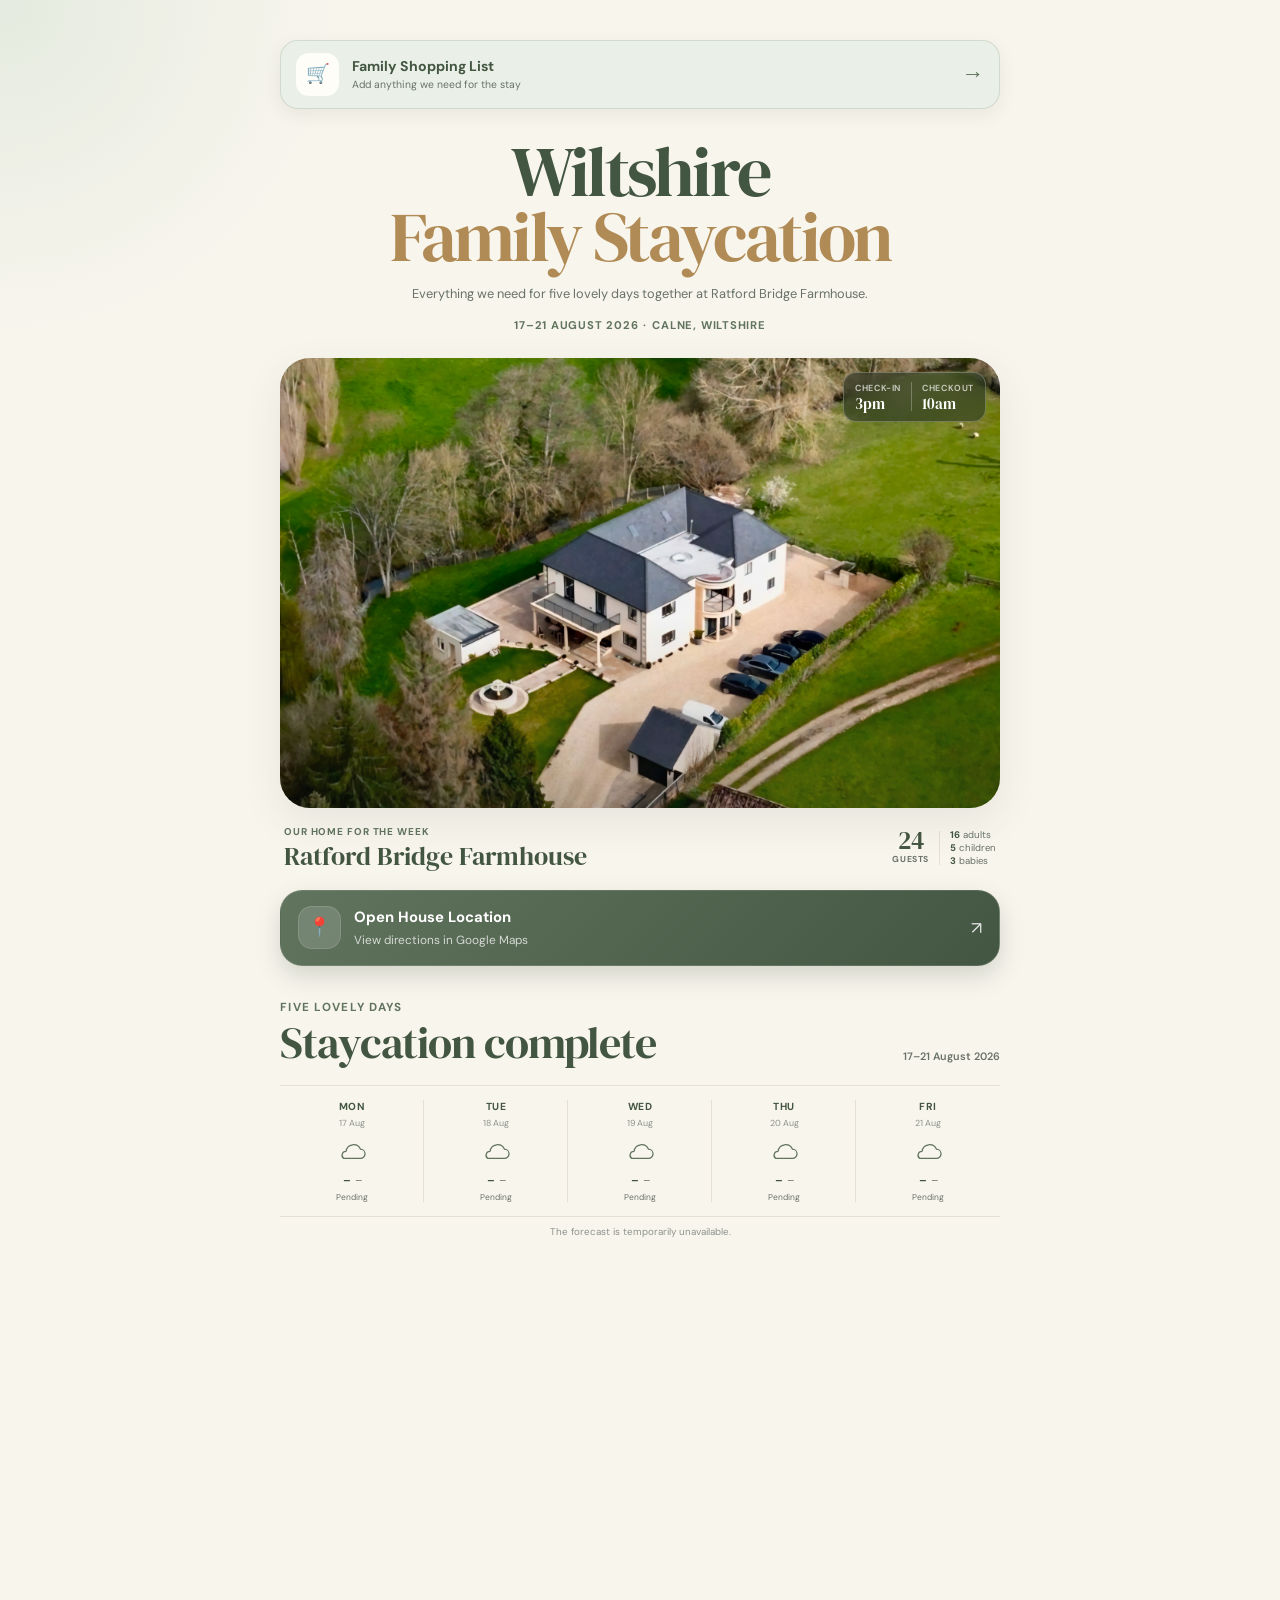
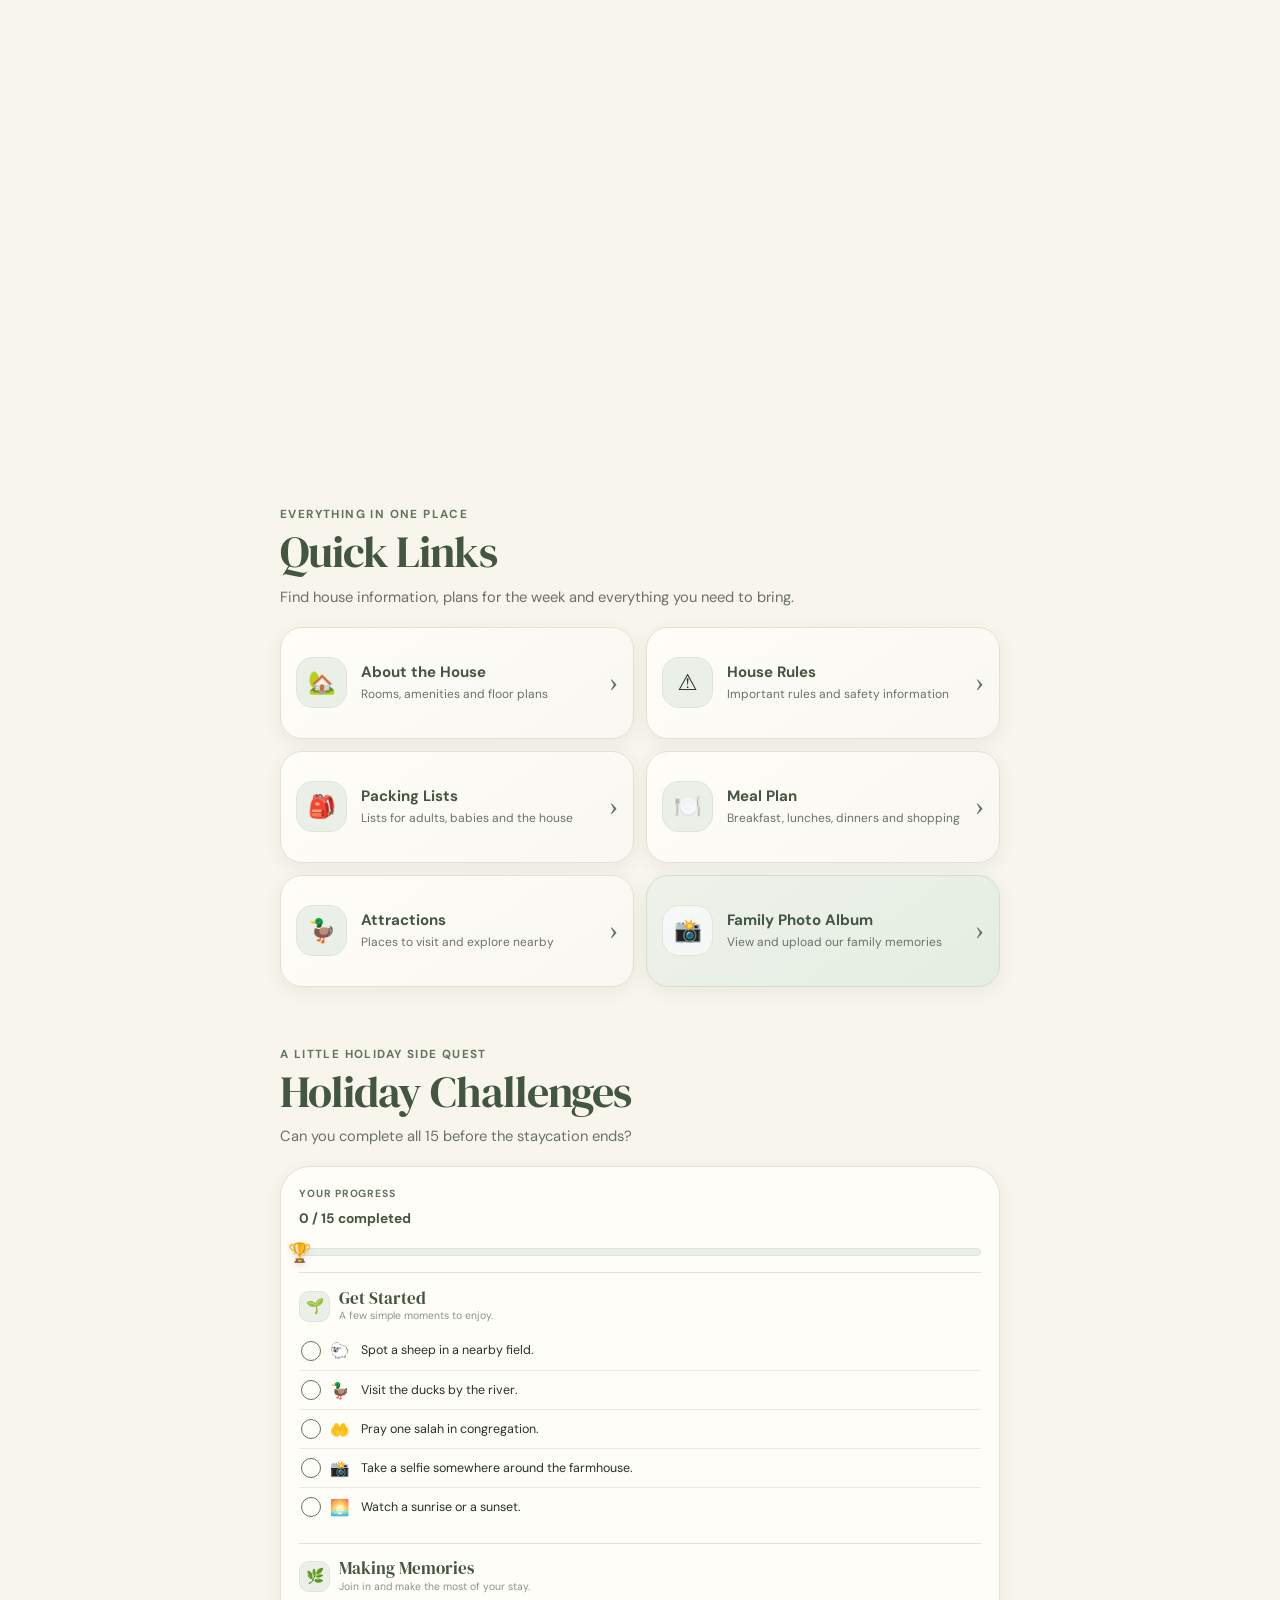
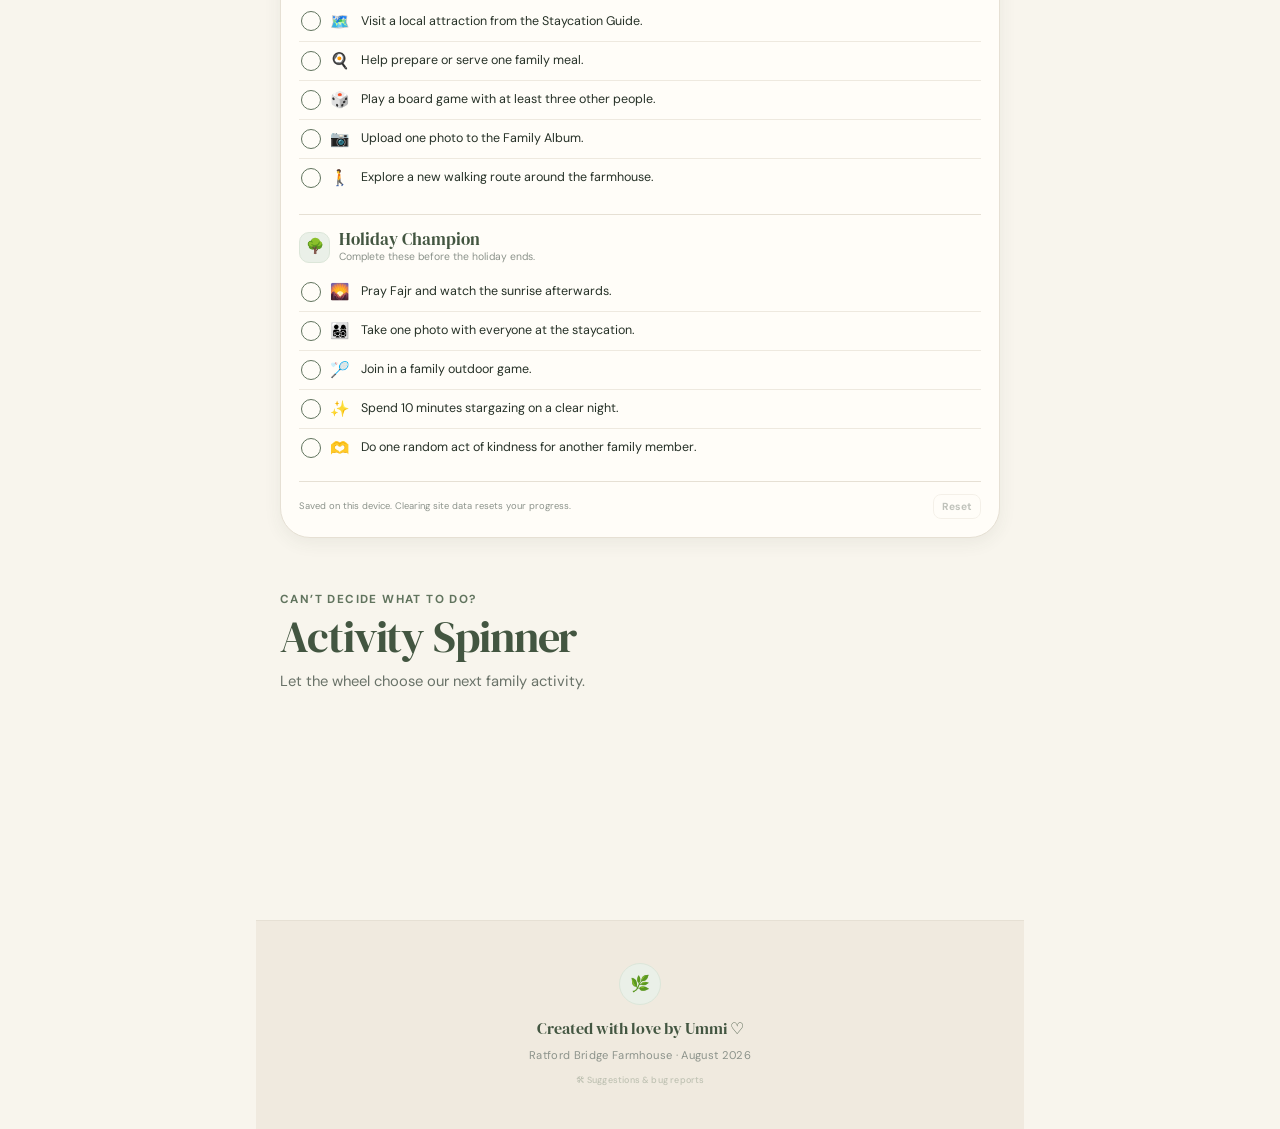
<file: index.html>
<!DOCTYPE html>
<html lang="en">
<head>
  
  <link rel="icon" type="image/png" href="favicon.png">
  <link rel="apple-touch-icon" href="favicon.png">
  
  <meta charset="UTF-8">

  <meta
    name="viewport"
    content="width=device-width, initial-scale=1.0"
  >

  <meta
    name="theme-color"
    content="#f8f5ed"
  >

  <meta
    name="description"
    content="Everything our family needs for our Wiltshire staycation at Ratford Bridge Farmhouse."
  >

  <title>Wiltshire Family Staycation</title>

  <!-- Website fonts -->
  <link rel="preconnect" href="https://fonts.googleapis.com">
  <link rel="preconnect" href="https://fonts.gstatic.com" crossorigin>

  <link
    href="https://fonts.googleapis.com/css2?family=DM+Sans:wght@400;500;600;700&family=DM+Serif+Display&display=swap"
    rel="stylesheet"
  >

  <link rel="stylesheet" href="style.css?v=7">
  <noscript>
    <style>body.page-loading { opacity: 1 !important; }</style>
  </noscript>
</head>

<body class="page-loading">

  <main class="site-container">

    <a class="shopping-list-banner" href="pages/shopping.html">
  <span class="shopping-list-banner-icon" aria-hidden="true">🛒</span>

  <span class="shopping-list-banner-text">
    <strong>Family Shopping List</strong>
    <small>Add anything we need for the stay</small>
  </span>

  <span class="shopping-list-banner-arrow" aria-hidden="true">→</span>
    </a>


<!-- =========================
     HERO
========================== -->

<header class="hero">

  <div class="hero-copy">

    <h1>
      Wiltshire
      <span>Family Staycation</span>
    </h1>

    <p class="hero-text">
      Everything we need for five lovely days together at
      Ratford Bridge Farmhouse.
    </p>

    <p class="hero-date-location">
      17–21 August 2026
      <span aria-hidden="true">·</span>
      Calne, Wiltshire
    </p>

  </div>


  <div class="hero-property-image">

    <img
      src="property.jpg"
      alt="Aerial view of Ratford Bridge Farmhouse and its surrounding countryside"
    >

    <div class="hero-arrival">

      <div class="hero-arrival-item">
        <span>Check-in</span>
        <strong>3pm</strong>
      </div>

      <div class="hero-arrival-divider"></div>

      <div class="hero-arrival-item">
        <span>Checkout</span>
        <strong>10am</strong>
      </div>

    </div>

  </div>


  <div class="hero-property-information">

    <div class="hero-property-name">
      <span>Our home for the week</span>
      <strong>Ratford Bridge Farmhouse</strong>
    </div>

    <div class="hero-guests">

      <div class="hero-guest-total">
        <strong>24</strong>
        <span>Guests</span>
      </div>

      <div class="hero-guest-divider"></div>

      <div class="hero-guest-breakdown">
        <span><strong>16</strong> adults</span>
        <span><strong>5</strong> children</span>
        <span><strong>3</strong> babies</span>
      </div>

    </div>

  </div>


  <a
    class="primary-button hero-location-button"
    href="https://maps.app.goo.gl/6kG3ruKHhkQKDFJA8?g_st=ac"
    target="_blank"
    rel="noopener noreferrer"
  >
    <span class="button-icon" aria-hidden="true">📍</span>

    <span class="button-text">
      <strong>Open House Location</strong>
      <small>View directions in Google Maps</small>
    </span>

    <span class="button-arrow" aria-hidden="true">↗</span>
  </a>

</header>

<!-- =========================
     COUNTDOWN
========================== -->

<section
  id="countdown-section"
  class="page-section widget-section countdown-section">

  <div class="countdown-card">
    <iframe
      class="widget-frame countdown-frame"
      src="https://indify.co/widgets/live/countdown/yKmQDnGTktzMvKtDyIBe"
      title="Countdown to our Wiltshire family staycation"
      loading="eager"
    ></iframe>
  </div>

</section>

<!-- =========================
     STAY WEATHER
========================== -->

<section class="page-section stay-weather-section">

  <div class="stay-weather-heading">

    <div>
      <p
        class="stay-day-label"
        id="stay-day-label"
      >
        Our five-day stay
      </p>

      <h2 id="stay-day-title">
        Weather in Wiltshire
      </h2>
    </div>

    <p
      class="stay-weather-date"
      id="stay-weather-date"
    >
      17–21 August 2026
    </p>

  </div>

  <div
    class="stay-forecast-strip"
    id="stay-forecast-strip"
    aria-label="Weather forecast for our Wiltshire stay"
  ></div>

  <p
    class="stay-weather-note"
    id="stay-weather-note"
  >
    The live forecast will appear closer to our stay.
  </p>

</section>

<!-- =========================
     PRAYER TIMES
========================== -->

<section class="page-section widget-section prayer-section">

  <iframe
    id="prayer-times-widget"
    class="widget-frame prayer-frame"
    src="https://tozummi.github.io/calne-prayer-widget/"
    title="Daily prayer times for Calne"
    loading="lazy"
  ></iframe>

</section>


<!-- =========================
     PHOTO OF THE DAY
========================== -->

<section class="page-section widget-section photo-widget-section">

  <iframe
    id="photo-of-the-day-widget"
    class="widget-frame photo-frame"
    src="https://tozummi.github.io/photo-of-the-day/"
    title="Wiltshire family photo of the day"
    loading="lazy"
  ></iframe>

</section>
    
         
    <!-- =========================
         QUICK LINKS
    ========================== -->

    <section id="quick-links" class="page-section quick-links-section">

      <div class="section-heading">
        <p class="section-label">Everything in one place</p>
        <h2>Quick Links</h2>

        <p class="section-introduction">
          Find house information, plans for the week and everything
          you need to bring.
        </p>
      </div>

      <nav class="quick-links" aria-label="Staycation pages">

        <a
          class="quick-link-card"
          href="pages/about-house.html"
        >
          <span class="quick-link-icon" aria-hidden="true">🏡</span>

          <span class="quick-link-content">
            <strong>About the House</strong>
            <small>Rooms, amenities and floor plans</small>
          </span>

          <span class="quick-link-arrow" aria-hidden="true">›</span>
        </a>


        <a
          class="quick-link-card"
          href="pages/rules.html"
        >
          <span class="quick-link-icon" aria-hidden="true">⚠️</span>

          <span class="quick-link-content">
            <strong>House Rules</strong>
            <small>Important rules and safety information</small>
          </span>

          <span class="quick-link-arrow" aria-hidden="true">›</span>
        </a>


        <a
          class="quick-link-card"
          href="pages/packing.html"
        >
          <span class="quick-link-icon" aria-hidden="true">🎒</span>

          <span class="quick-link-content">
            <strong>Packing Lists</strong>
            <small>Lists for adults, babies and the house</small>
          </span>

          <span class="quick-link-arrow" aria-hidden="true">›</span>
        </a>


        <a
          class="quick-link-card"
          href="pages/meal-plan.html"
        >
          <span class="quick-link-icon" aria-hidden="true">🍽️</span>

          <span class="quick-link-content">
            <strong>Meal Plan</strong>
            <small>Breakfast, lunches, dinners and shopping</small>
          </span>

          <span class="quick-link-arrow" aria-hidden="true">›</span>
        </a>


        <a
          class="quick-link-card"
          href="pages/attractions.html"
        >
          <span class="quick-link-icon" aria-hidden="true">🦆</span>

          <span class="quick-link-content">
            <strong>Attractions</strong>
            <small>Places to visit and explore nearby</small>
          </span>

          <span class="quick-link-arrow" aria-hidden="true">›</span>
        </a>


        <a
          class="quick-link-card album-link"
          href="https://tozummi.github.io/wiltshire-family-album/"
        >
          <span class="quick-link-icon" aria-hidden="true">📸</span>

          <span class="quick-link-content">
            <strong>Family Photo Album</strong>
            <small>View and upload our family memories</small>
          </span>

          <span class="quick-link-arrow" aria-hidden="true">›</span>
        </a>

      </nav>

    </section>


    <!-- =========================
         HOLIDAY CHALLENGES
    ========================== -->

    <section class="page-section holiday-challenges-section" id="holiday-challenges">

      <div class="section-heading">
        <p class="section-label">A little holiday side quest</p>
        <h2>Holiday Challenges</h2>

        <p class="section-introduction">
          Can you complete all 15 before the staycation ends?
        </p>
      </div>

      <div class="challenges-card">

        <div class="challenge-progress" aria-live="polite">
          <div class="challenge-progress-heading">
            <div>
              <p class="challenge-progress-label">Your progress</p>
              <strong id="challenge-progress-copy">0 / 15 completed</strong>
            </div>

            <span id="challenge-progress-celebration" class="challenge-progress-celebration" aria-hidden="true">🎉</span>
          </div>

          <div
            id="challenge-progress-track"
            class="challenge-progress-track"
            role="progressbar"
            aria-label="Holiday challenge progress"
            aria-valuemin="0"
            aria-valuemax="15"
            aria-valuenow="0"
          >
            <div id="challenge-progress-fill" class="challenge-progress-fill"></div>
            <span id="challenge-progress-trophy" class="challenge-progress-trophy" aria-hidden="true">🏆</span>
          </div>
        </div>

        <div id="challenge-list" class="challenge-list">

          <section class="challenge-tier" aria-labelledby="challenge-tier-easy">
            <div class="challenge-tier-heading">
              <span class="challenge-tier-icon" aria-hidden="true">🌱</span>
              <div>
                <h3 id="challenge-tier-easy">Get Started</h3>
                <p>A few simple moments to enjoy.</p>
              </div>
            </div>

            <div class="challenge-items">
              <label class="challenge-item">
                <input type="checkbox" data-challenge-id="spot-sheep">
                <span class="challenge-check" aria-hidden="true"></span>
                <span class="challenge-emoji" aria-hidden="true">🐑</span>
                <span class="challenge-text">Spot a sheep in a nearby field.</span>
              </label>

              <label class="challenge-item">
                <input type="checkbox" data-challenge-id="visit-ducks">
                <span class="challenge-check" aria-hidden="true"></span>
                <span class="challenge-emoji" aria-hidden="true">🦆</span>
                <span class="challenge-text">Visit the ducks by the river.</span>
              </label>

              <label class="challenge-item">
                <input type="checkbox" data-challenge-id="pray-congregation">
                <span class="challenge-check" aria-hidden="true"></span>
                <span class="challenge-emoji" aria-hidden="true">🤲</span>
                <span class="challenge-text">Pray one salah in congregation.</span>
              </label>

              <label class="challenge-item">
                <input type="checkbox" data-challenge-id="farmhouse-selfie">
                <span class="challenge-check" aria-hidden="true"></span>
                <span class="challenge-emoji" aria-hidden="true">📸</span>
                <span class="challenge-text">Take a selfie somewhere around the farmhouse.</span>
              </label>

              <label class="challenge-item">
                <input type="checkbox" data-challenge-id="sunrise-sunset">
                <span class="challenge-check" aria-hidden="true"></span>
                <span class="challenge-emoji" aria-hidden="true">🌅</span>
                <span class="challenge-text">Watch a sunrise or a sunset.</span>
              </label>
            </div>
          </section>

          <section class="challenge-tier" aria-labelledby="challenge-tier-medium">
            <div class="challenge-tier-heading">
              <span class="challenge-tier-icon" aria-hidden="true">🌿</span>
              <div>
                <h3 id="challenge-tier-medium">Making Memories</h3>
                <p>Join in and make the most of your stay.</p>
              </div>
            </div>

            <div class="challenge-items">
              <label class="challenge-item">
                <input type="checkbox" data-challenge-id="visit-attraction">
                <span class="challenge-check" aria-hidden="true"></span>
                <span class="challenge-emoji" aria-hidden="true">🗺️</span>
                <span class="challenge-text">Visit a local attraction from the Staycation Guide.</span>
              </label>

              <label class="challenge-item">
                <input type="checkbox" data-challenge-id="help-meal">
                <span class="challenge-check" aria-hidden="true"></span>
                <span class="challenge-emoji" aria-hidden="true">🍳</span>
                <span class="challenge-text">Help prepare or serve one family meal.</span>
              </label>

              <label class="challenge-item">
                <input type="checkbox" data-challenge-id="board-game">
                <span class="challenge-check" aria-hidden="true"></span>
                <span class="challenge-emoji" aria-hidden="true">🎲</span>
                <span class="challenge-text">Play a board game with at least three other people.</span>
              </label>

              <label class="challenge-item">
                <input type="checkbox" data-challenge-id="album-photo">
                <span class="challenge-check" aria-hidden="true"></span>
                <span class="challenge-emoji" aria-hidden="true">📷</span>
                <span class="challenge-text">Upload one photo to the Family Album.</span>
              </label>

              <label class="challenge-item">
                <input type="checkbox" data-challenge-id="walking-route">
                <span class="challenge-check" aria-hidden="true"></span>
                <span class="challenge-emoji" aria-hidden="true">🚶</span>
                <span class="challenge-text">Explore a new walking route around the farmhouse.</span>
              </label>
            </div>
          </section>

          <section class="challenge-tier" aria-labelledby="challenge-tier-hard">
            <div class="challenge-tier-heading">
              <span class="challenge-tier-icon" aria-hidden="true">🌳</span>
              <div>
                <h3 id="challenge-tier-hard">Holiday Champion</h3>
                <p>Complete these before the holiday ends.</p>
              </div>
            </div>

            <div class="challenge-items">
              <label class="challenge-item">
                <input type="checkbox" data-challenge-id="fajr-sunrise">
                <span class="challenge-check" aria-hidden="true"></span>
                <span class="challenge-emoji" aria-hidden="true">🌄</span>
                <span class="challenge-text">Pray Fajr and watch the sunrise afterwards.</span>
              </label>

              <label class="challenge-item">
                <input type="checkbox" data-challenge-id="everyone-photo">
                <span class="challenge-check" aria-hidden="true"></span>
                <span class="challenge-emoji" aria-hidden="true">👨‍👩‍👧‍👦</span>
                <span class="challenge-text">Take one photo with everyone at the staycation.</span>
              </label>

              <label class="challenge-item">
                <input type="checkbox" data-challenge-id="outdoor-game">
                <span class="challenge-check" aria-hidden="true"></span>
                <span class="challenge-emoji" aria-hidden="true">🏸</span>
                <span class="challenge-text">Join in a family outdoor game.</span>
              </label>

              <label class="challenge-item">
                <input type="checkbox" data-challenge-id="stargazing">
                <span class="challenge-check" aria-hidden="true"></span>
                <span class="challenge-emoji" aria-hidden="true">✨</span>
                <span class="challenge-text">Spend 10 minutes stargazing on a clear night.</span>
              </label>

              <label class="challenge-item">
                <input type="checkbox" data-challenge-id="kindness">
                <span class="challenge-check" aria-hidden="true"></span>
                <span class="challenge-emoji" aria-hidden="true">🫶</span>
                <span class="challenge-text">Do one random act of kindness for another family member.</span>
              </label>
            </div>
          </section>

        </div>

        <div class="challenge-footer">
          <p>Saved on this device. Clearing site data resets your progress.</p>
          <button id="reset-challenges" class="challenge-reset" type="button">Reset</button>
        </div>

      </div>

    </section>


<!-- =========================
     ACTIVITY SPINNER
========================== -->

<section class="page-section activity-spinner-section">

  <div class="section-heading">
    <p class="section-label">Can’t decide what to do?</p>

    <h2>Activity Spinner</h2>

    <p class="section-introduction">
      Let the wheel choose our next family activity.
    </p>
  </div>

  <div class="activity-spinner-embed">
    <iframe
      id="activity-spinner-frame"
      src="https://tozummi.github.io/wiltshire-activity-spinner/"
      title="Wiltshire Activity Spinner"
      loading="lazy"
      scrolling="no">
    </iframe>
  </div>

</section>
    
    <!-- =========================
       FOOTER
  ========================== -->

  <footer class="site-footer">

    <div class="footer-inner">

      <div class="footer-leaf" aria-hidden="true">🌿</div>

      <p>
        Created with love by Ummi
        <span aria-hidden="true">♡</span>
      </p>

      <small>
        Ratford Bridge Farmhouse · August 2026
      </small>

      <a
  class="footer-dev-note"
  href="https://forms.gle/fh4nRiYyeJMDjnRL9"
  target="_blank"
  rel="noopener"
>
  🛠 Suggestions &amp; bug reports
      </a>

    </div>

  </footer>

</main>


<!-- Scroll to top button -->

<button
  class="scroll-to-top"
  id="scroll-to-top"
  type="button"
  aria-label="Scroll back to the top"
>
  ↑
</button>


<script src="script.js?v=7"></script>

<script>
  window.addEventListener("message", (event) => {

    if (event.data?.type !== "activity-spinner-height") {
      return;
    }

    const frame =
      document.getElementById("activity-spinner-frame");

    if (!frame) {
      return;
    }

    frame.style.height =
      `${event.data.height}px`;

  });
</script>

</body>
</html>
</file>
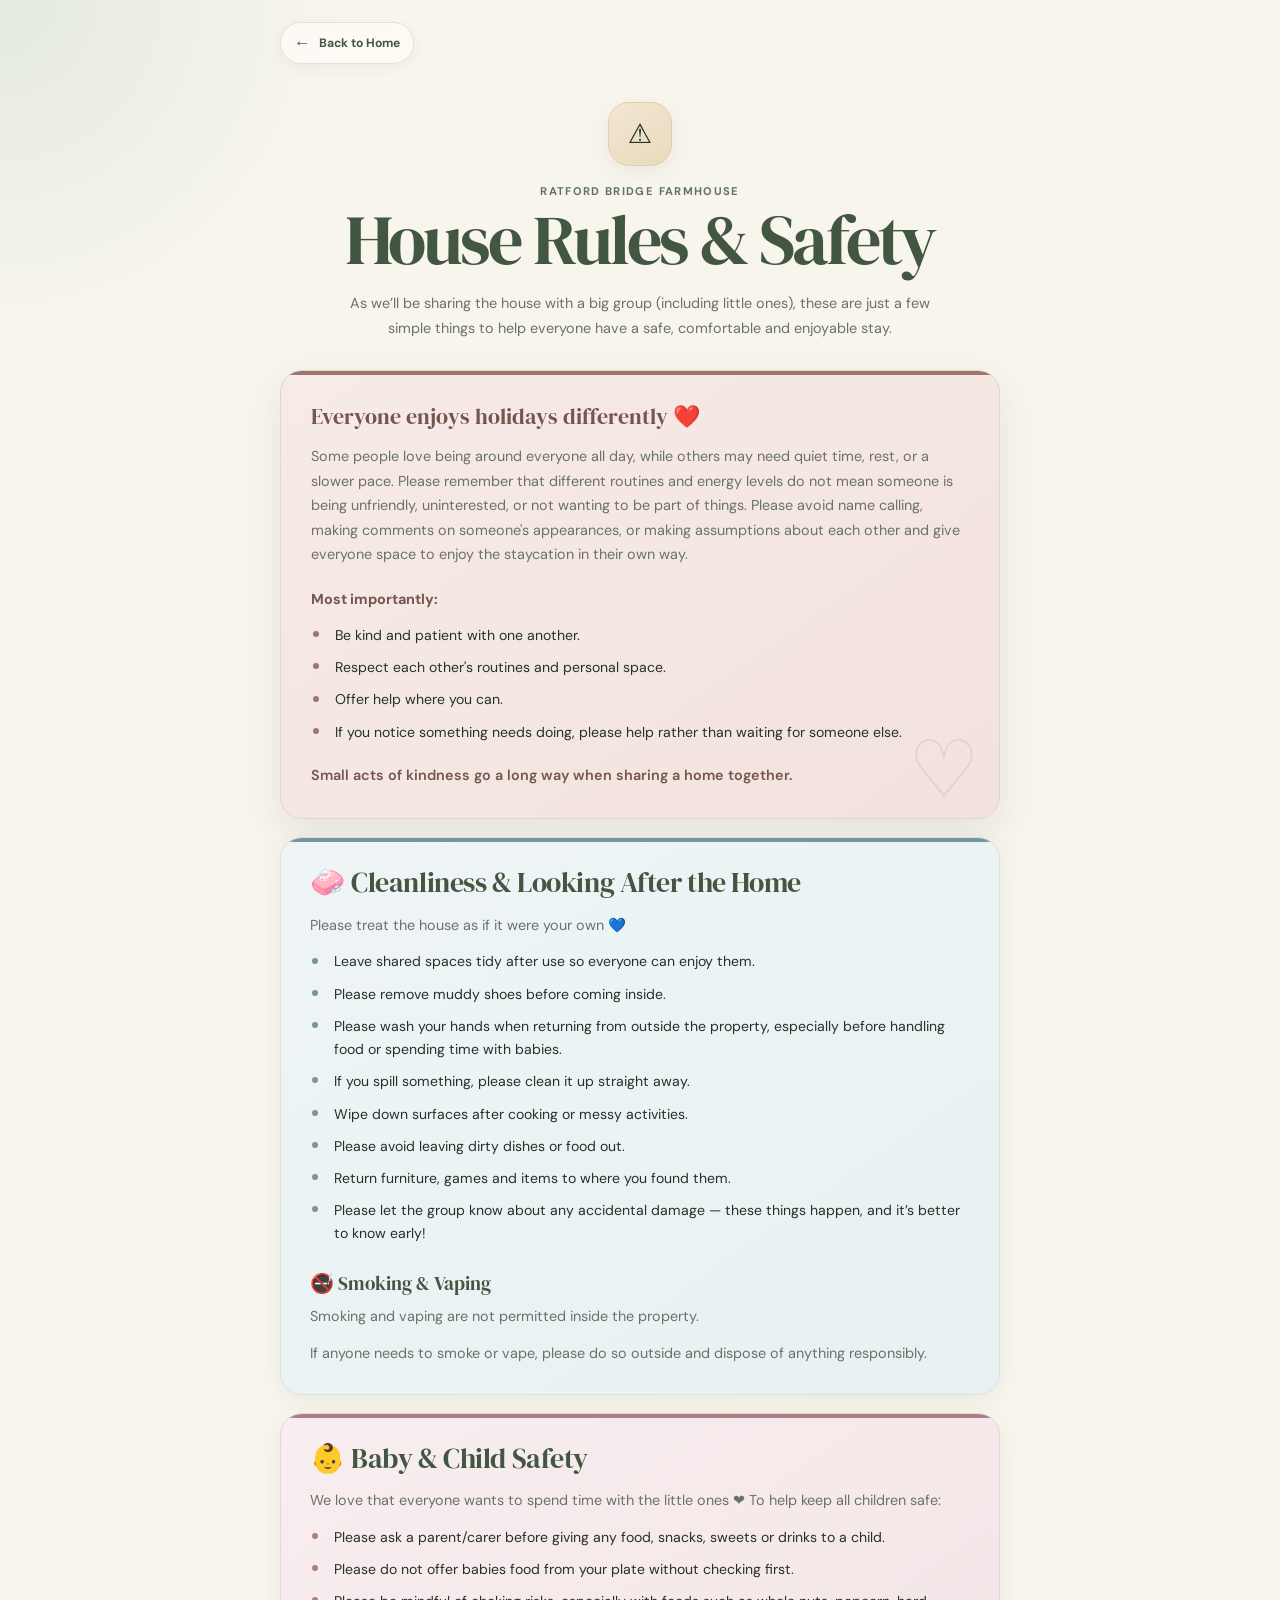
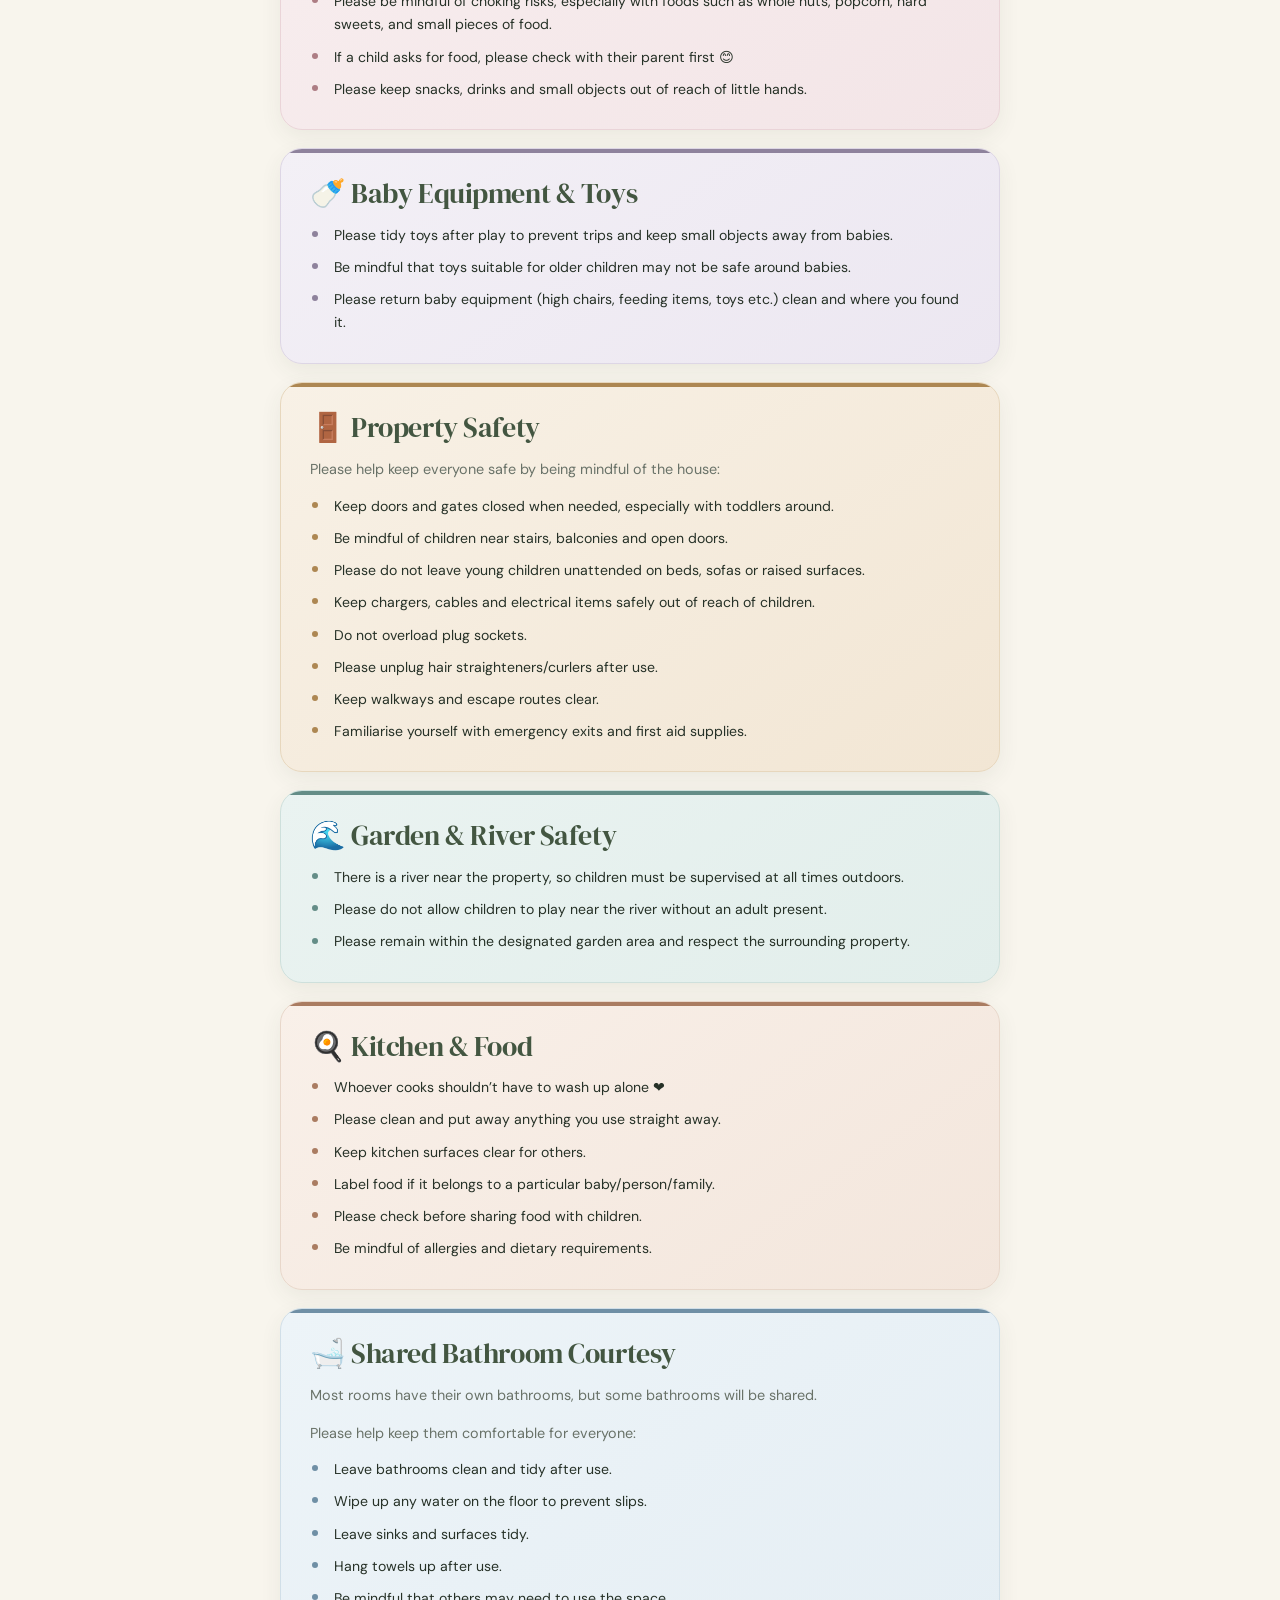
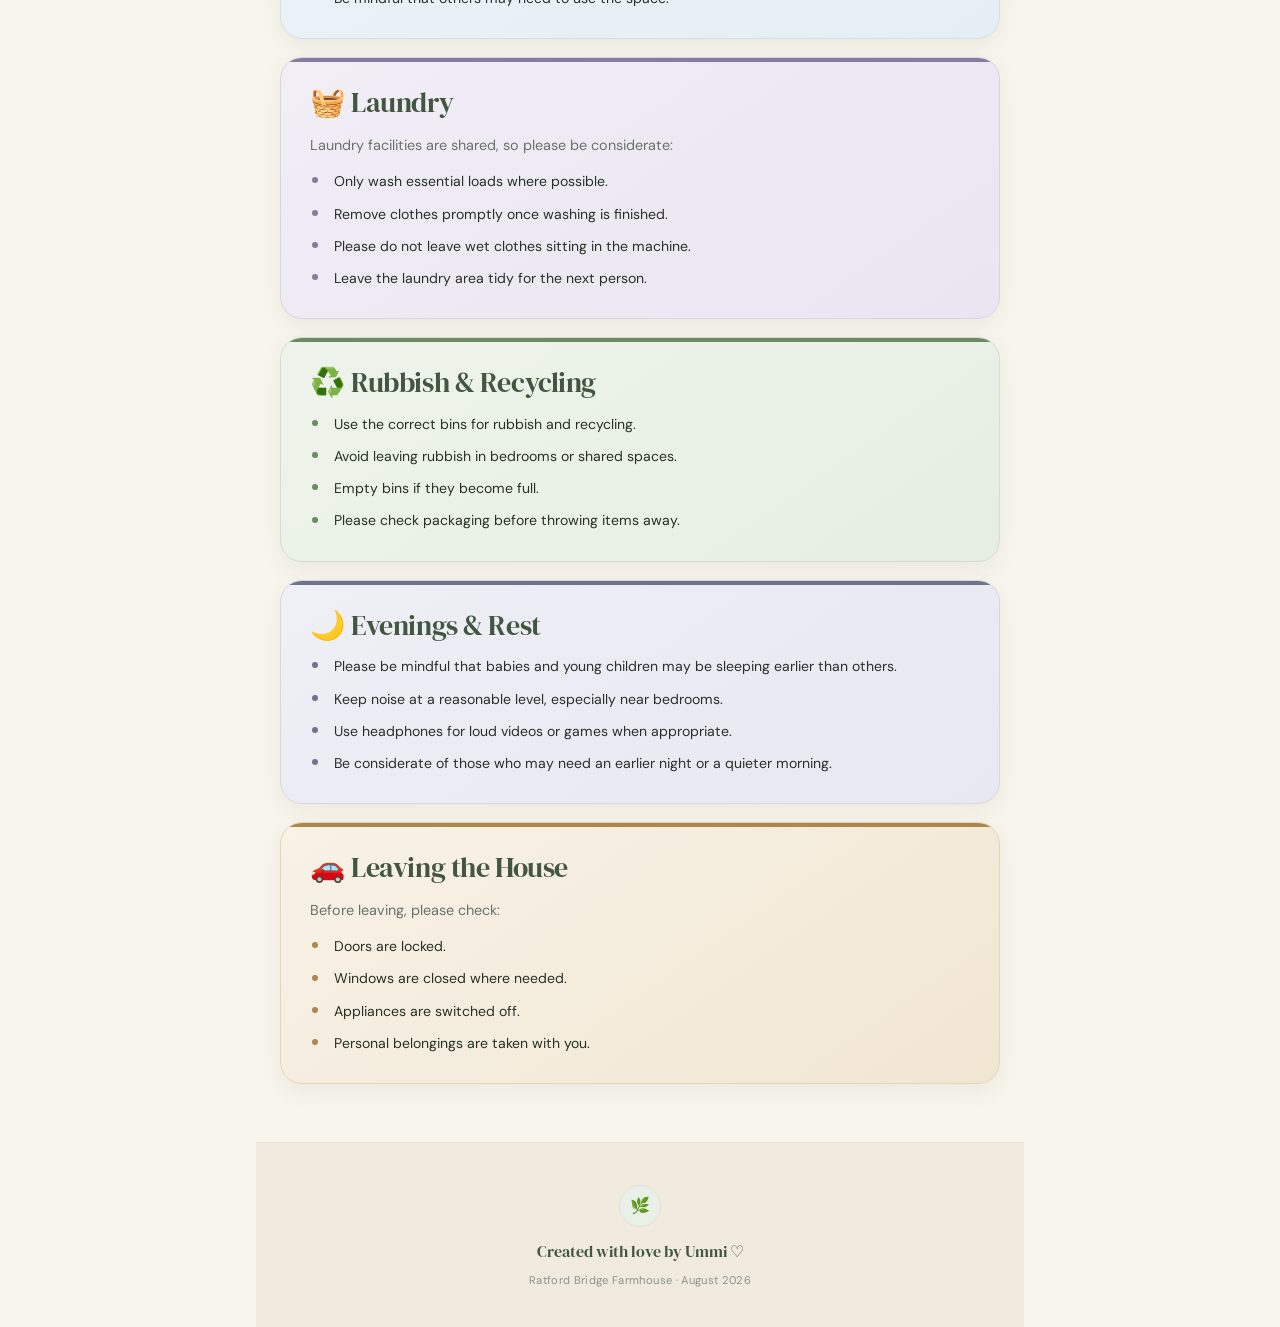
<file: rules.html>
<!DOCTYPE html>
<html lang="en">
<head>
  <meta charset="UTF-8">

  <meta
    name="viewport"
    content="width=device-width, initial-scale=1.0"
  >

  <meta
    name="theme-color"
    content="#f8f5ed"
  >

  <meta
    name="description"
    content="House rules and safety information for our family stay at Ratford Bridge Farmhouse."
  >

  <title>House Rules & Safety | Wiltshire Family Staycation</title>

  <!-- Website fonts -->
  <link rel="preconnect" href="https://fonts.googleapis.com">
  <link rel="preconnect" href="https://fonts.gstatic.com" crossorigin>

  <link
    href="https://fonts.googleapis.com/css2?family=DM+Sans:wght@400;500;600;700&family=DM+Serif+Display&display=swap"
    rel="stylesheet"
  >

  <link rel="stylesheet" href="page.css">
</head>

<body>

  <main class="information-page">

    <!-- =========================
         PAGE HEADER
    ========================== -->

    <header class="page-header">

      <a
        class="back-home"
        href="../index.html"
        aria-label="Go back to the staycation homepage"
      >
        <span aria-hidden="true">←</span>
        <span>Back to Home</span>
      </a>

      <div class="page-heading">

        <div class="page-icon" aria-hidden="true">
          ⚠️
        </div>

        <p class="page-label">
          Ratford Bridge Farmhouse
        </p>

        <h1>House Rules &amp; Safety</h1>

        <p class="page-introduction">
          As we’ll be sharing the house with a big group (including little ones), these are just a few simple things to help everyone have a safe, comfortable and enjoyable stay.
        </p>

      </div>

    </header>


    <!-- =========================
         HOUSE RULES
    ========================== -->

    <section
      class="rules-list"
      aria-label="House rules and safety information"
    >

      <article class="rule-card rule-card-featured">

        <p class="featured-opening">
          Everyone enjoys holidays differently ❤️
        </p>

        <p>
          Some people love being around everyone all day, while others may need quiet time, rest, or a slower pace. Please remember that different routines and energy levels do not mean someone is being unfriendly, uninterested, or not wanting to be part of things.
          Please avoid name calling, making comments on someone's appearances, or making assumptions about each other and give everyone space to enjoy the staycation in their own way.
        </p>

        <p class="most-important">
          Most importantly:
        </p>

        <ul>
          <li>Be kind and patient with one another.</li>
          <li>Respect each other's routines and personal space.</li>
          <li>Offer help where you can.</li>
          <li>If you notice something needs doing, please help rather than waiting for someone else.</li>
        </ul>

        <p class="card-closing">
          Small acts of kindness go a long way when sharing a home together.
        </p>

      </article>


      <article class="rule-card card-blue">

        <h2>🧼 Cleanliness &amp; Looking After the Home</h2>

        <p>
          Please treat the house as if it were your own 💙
        </p>

        <ul>
          <li>Leave shared spaces tidy after use so everyone can enjoy them.</li>
          <li>Please remove muddy shoes before coming inside.</li>
          <li>Please wash your hands when returning from outside the property, especially before handling food or spending time with babies.</li>
          <li>If you spill something, please clean it up straight away.</li>
          <li>Wipe down surfaces after cooking or messy activities.</li>
          <li>Please avoid leaving dirty dishes or food out.</li>
          <li>Return furniture, games and items to where you found them.</li>
          <li>Please let the group know about any accidental damage — these things happen, and it’s better to know early!</li>
        </ul>

        <h3>🚭 Smoking &amp; Vaping</h3>

        <p>
          Smoking and vaping are not permitted inside the property.
        </p>

        <p>
          If anyone needs to smoke or vape, please do so outside and dispose of anything responsibly.
        </p>

      </article>


      <article class="rule-card card-blush">

        <h2>👶 Baby &amp; Child Safety</h2>

        <p>
          We love that everyone wants to spend time with the little ones ❤️ To help keep all children safe:
        </p>

        <ul>
          <li>Please ask a parent/carer before giving any food, snacks, sweets or drinks to a child.</li>
          <li>Please do not offer babies food from your plate without checking first.</li>
          <li>Please be mindful of choking risks, especially with foods such as whole nuts, popcorn, hard sweets, and small pieces of food.</li>
          <li>If a child asks for food, please check with their parent first 😊</li>
          <li>Please keep snacks, drinks and small objects out of reach of little hands.</li>
        </ul>

      </article>


      <article class="rule-card card-lilac">

        <h2>🍼 Baby Equipment &amp; Toys</h2>

        <ul>
          <li>Please tidy toys after play to prevent trips and keep small objects away from babies.</li>
          <li>Be mindful that toys suitable for older children may not be safe around babies.</li>
          <li>Please return baby equipment (high chairs, feeding items, toys etc.) clean and where you found it.</li>
        </ul>

      </article>


      <article class="rule-card card-amber">

        <h2>🚪 Property Safety</h2>

        <p>
          Please help keep everyone safe by being mindful of the house:
        </p>

        <ul>
          <li>Keep doors and gates closed when needed, especially with toddlers around.</li>
          <li>Be mindful of children near stairs, balconies and open doors.</li>
          <li>Please do not leave young children unattended on beds, sofas or raised surfaces.</li>
          <li>Keep chargers, cables and electrical items safely out of reach of children.</li>
          <li>Do not overload plug sockets.</li>
          <li>Please unplug hair straighteners/curlers after use.</li>
          <li>Keep walkways and escape routes clear.</li>
          <li>Familiarise yourself with emergency exits and first aid supplies.</li>
        </ul>

      </article>


      <article class="rule-card card-teal">

        <h2>🌊 Garden &amp; River Safety</h2>

        <ul>
          <li>There is a river near the property, so children must be supervised at all times outdoors.</li>
          <li>Please do not allow children to play near the river without an adult present.</li>
          <li>Please remain within the designated garden area and respect the surrounding property.</li>
        </ul>

      </article>


      <article class="rule-card card-peach">

        <h2>🍳 Kitchen &amp; Food</h2>

        <ul>
          <li>Whoever cooks shouldn’t have to wash up alone ❤️</li>
          <li>Please clean and put away anything you use straight away.</li>
          <li>Keep kitchen surfaces clear for others.</li>
          <li>Label food if it belongs to a particular baby/person/family.</li>
          <li>Please check before sharing food with children.</li>
          <li>Be mindful of allergies and dietary requirements.</li>
        </ul>

      </article>


      <article class="rule-card card-sky">

        <h2>🛁 Shared Bathroom Courtesy</h2>

        <p>
          Most rooms have their own bathrooms, but some bathrooms will be shared.
        </p>

        <p>
          Please help keep them comfortable for everyone:
        </p>

        <ul>
          <li>Leave bathrooms clean and tidy after use.</li>
          <li>Wipe up any water on the floor to prevent slips.</li>
          <li>Leave sinks and surfaces tidy.</li>
          <li>Hang towels up after use.</li>
          <li>Be mindful that others may need to use the space.</li>
        </ul>

      </article>


      <article class="rule-card card-lavender">

        <h2>🧺 Laundry</h2>

        <p>
          Laundry facilities are shared, so please be considerate:
        </p>

        <ul>
          <li>Only wash essential loads where possible.</li>
          <li>Remove clothes promptly once washing is finished.</li>
          <li>Please do not leave wet clothes sitting in the machine.</li>
          <li>Leave the laundry area tidy for the next person.</li>
        </ul>

      </article>


      <article class="rule-card card-green">

        <h2>♻️ Rubbish &amp; Recycling</h2>

        <ul>
          <li>Use the correct bins for rubbish and recycling.</li>
          <li>Avoid leaving rubbish in bedrooms or shared spaces.</li>
          <li>Empty bins if they become full.</li>
          <li>Please check packaging before throwing items away.</li>
        </ul>

      </article>


      <article class="rule-card card-night">

        <h2>🌙 Evenings &amp; Rest</h2>

        <ul>
          <li>Please be mindful that babies and young children may be sleeping earlier than others.</li>
          <li>Keep noise at a reasonable level, especially near bedrooms.</li>
          <li>Use headphones for loud videos or games when appropriate.</li>
          <li>Be considerate of those who may need an earlier night or a quieter morning.</li>
        </ul>

      </article>


      <article class="rule-card card-gold">

        <h2>🚗 Leaving the House</h2>

        <p>
          Before leaving, please check:
        </p>

        <ul>
          <li>Doors are locked.</li>
          <li>Windows are closed where needed.</li>
          <li>Appliances are switched off.</li>
          <li>Personal belongings are taken with you.</li>
        </ul>

      </article>

    </section>


    <!-- =========================
         FOOTER
    ========================== -->

    <footer class="site-footer">

      <div class="footer-inner">

        <div class="footer-leaf" aria-hidden="true">🌿</div>

        <p>
          Created with love by Ummi
          <span aria-hidden="true">♡</span>
        </p>

        <small>
          Ratford Bridge Farmhouse · August 2026
        </small>

      </div>

    </footer>

  </main>


  <!-- Scroll to top button -->

  <button
    class="scroll-to-top"
    id="scroll-to-top"
    type="button"
    aria-label="Scroll back to the top"
  >
    ↑
  </button>


  <script src="page.js"></script>

</body>
</html>
</file>
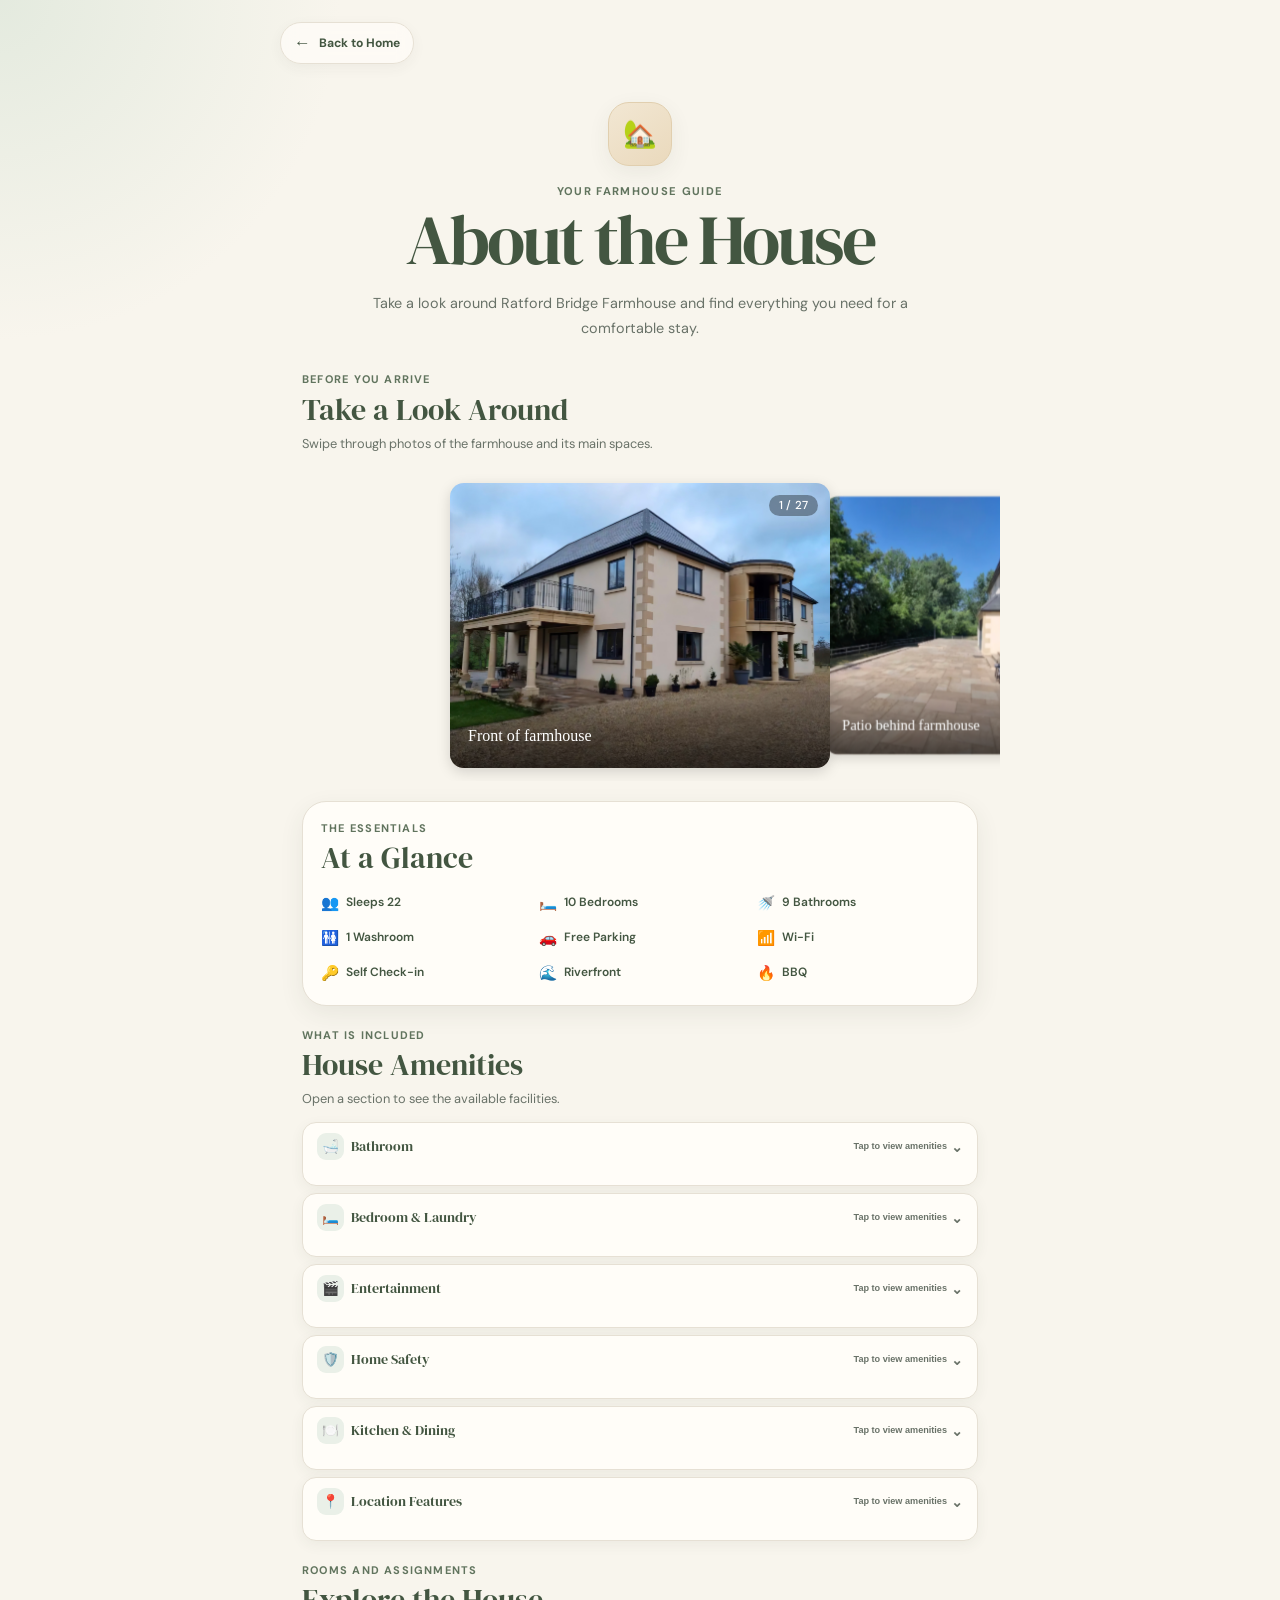
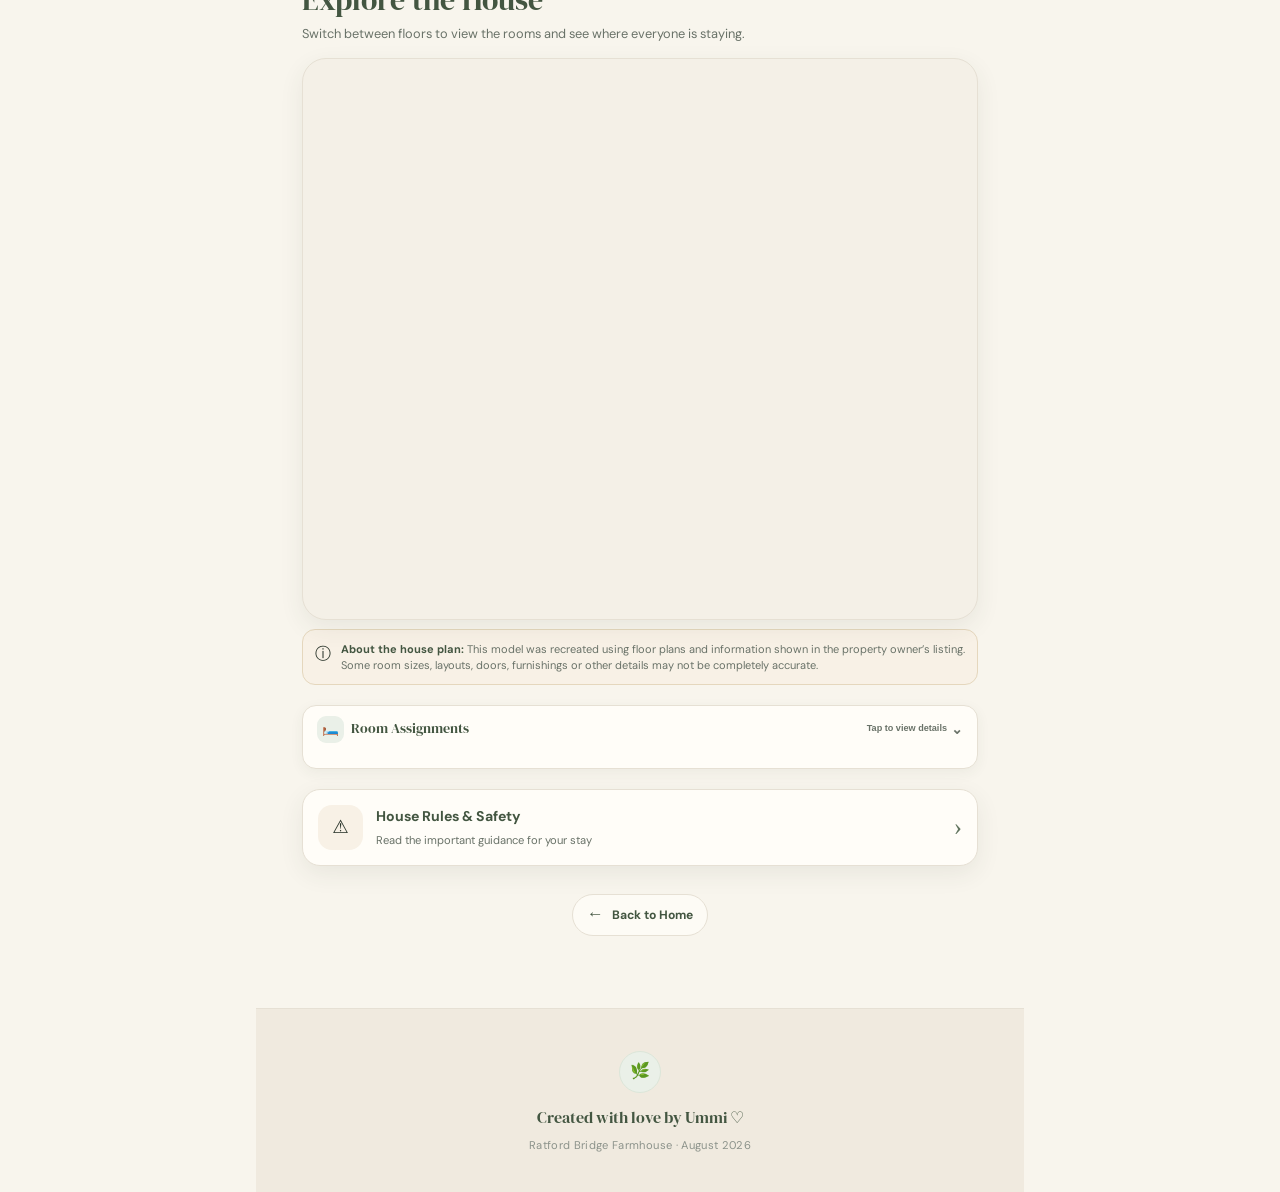
<file: pages/about-house.html>
<!DOCTYPE html>
<html lang="en-GB">
<head>
  <meta charset="UTF-8">
  <meta name="viewport" content="width=device-width, initial-scale=1.0">
  <meta name="theme-color" content="#f8f5ed">
  <meta name="description" content="A guide to Ratford Bridge Farmhouse, its amenities, rooms and nearby essentials.">

  <title>About the House | Wiltshire Family Staycation</title>

  <link rel="preconnect" href="https://fonts.googleapis.com">
  <link rel="preconnect" href="https://fonts.gstatic.com" crossorigin>
  <link href="https://fonts.googleapis.com/css2?family=DM+Sans:wght@400;500;600;700&family=DM+Serif+Display&display=swap" rel="stylesheet">

  <link rel="stylesheet" href="https://cdn.jsdelivr.net/npm/swiper@11/swiper-bundle.min.css">

  <link rel="stylesheet" href="page.css">
  <link rel="stylesheet" href="about-house.css?v=2">
</head>

<body class="about-house-page about-house-page-loading">
  <main class="information-page">

    <header class="page-header">
      <a class="back-home" href="../index.html#quick-links" aria-label="Go back to the Quick Links section on the staycation homepage">
        <span aria-hidden="true">←</span>
        <span>Back to Home</span>
      </a>

      <div class="page-heading">
        <div class="page-icon" aria-hidden="true">🏡</div>
        <p class="page-label">Your farmhouse guide</p>
        <h1>About the House</h1>
        <p class="page-introduction">
          Take a look around Ratford Bridge Farmhouse and find everything you need for a comfortable stay.
        </p>
      </div>
    </header>

    <div class="about-house-shell">

      <section class="house-gallery-section" aria-labelledby="house-gallery-heading">
        <div class="section-heading">
          <p class="section-kicker">Before you arrive</p>
          <h2 id="house-gallery-heading">Take a Look Around</h2>
          <p>Swipe through photos of the farmhouse and its main spaces.</p>
        </div>

        <div class="house-carousel-container">
          <div class="swiper house-swiper" aria-label="House photo gallery">
            <div class="swiper-wrapper" id="house-gallery"></div>
          </div>

          <div id="house-gallery-empty" class="house-gallery-empty" hidden>
            <span aria-hidden="true">🖼️</span>
            <strong>House photos coming soon</strong>
            <small>Add the house images to <code>images/house/</code>.</small>
          </div>
        </div>
      </section>

      <section class="glance-card" aria-labelledby="glance-heading">
        <div class="section-heading section-heading--compact">
          <p class="section-kicker">The essentials</p>
          <h2 id="glance-heading">At a Glance</h2>
        </div>

        <div class="glance-grid">
          <div class="glance-item"><span aria-hidden="true">👥</span><strong>Sleeps 22</strong></div>
          <div class="glance-item"><span aria-hidden="true">🛏️</span><strong>10 Bedrooms</strong></div>
          <div class="glance-item"><span aria-hidden="true">🚿</span><strong>9 Bathrooms</strong></div>
          <div class="glance-item"><span aria-hidden="true">🚻</span><strong>1 Washroom</strong></div>
          <div class="glance-item"><span aria-hidden="true">🚗</span><strong>Free Parking</strong></div>
          <div class="glance-item"><span aria-hidden="true">📶</span><strong>Wi-Fi</strong></div>
          <div class="glance-item"><span aria-hidden="true">🔑</span><strong>Self Check-in</strong></div>
          <div class="glance-item"><span aria-hidden="true">🌊</span><strong>Riverfront</strong></div>
          <div class="glance-item"><span aria-hidden="true">🔥</span><strong>BBQ</strong></div>
        </div>
      </section>

      <section class="amenities-section" aria-labelledby="amenities-heading">
        <div class="section-heading">
          <p class="section-kicker">What is included</p>
          <h2 id="amenities-heading">House Amenities</h2>
          <p>Open a section to see the available facilities.</p>
        </div>

        <div id="amenities-list" class="house-accordion-list"></div>
      </section>

      <section class="viewer-section" aria-labelledby="viewer-heading">
        <div class="section-heading">
          <p class="section-kicker">Rooms and assignments</p>
          <h2 id="viewer-heading">Explore the House</h2>
          <p>Switch between floors to view the rooms and see where everyone is staying.</p>
        </div>

        <div class="viewer-frame-wrap">
          <div class="viewer-loading" id="viewer-loading">
            <span class="viewer-spinner" aria-hidden="true"></span>
            <span>Loading the house explorer…</span>
          </div>

          <iframe
            id="house-viewer"
            class="house-viewer"
            src="https://tozummi.github.io/ratford-house-explorer/"
            title="Interactive 3D room and assignment viewer for Ratford Bridge Farmhouse"
            loading="lazy"
            allow="fullscreen"
          ></iframe>
        </div>

        <aside class="plan-disclaimer">
          <span aria-hidden="true">ⓘ</span>
          <p>
            <strong>About the house plan:</strong>
            This model was recreated using floor plans and information shown in the property owner’s listing.
            Some room sizes, layouts, doors, furnishings or other details may not be completely accurate.
          </p>
        </aside>
      </section>

      <section class="single-accordion-section">
        <article class="house-accordion">
          <button class="house-accordion-toggle" type="button" aria-expanded="false" aria-controls="bed-information-panel">
            <span class="house-accordion-title">
              <span class="house-accordion-icon" aria-hidden="true">🛏️</span>
              <span>Room Assignments</span>
            </span>

            <span class="house-accordion-helper">
              <span class="house-helper-text">Tap to view details</span>
              <span class="house-accordion-arrow" aria-hidden="true">⌄</span>
            </span>
          </button>

          <div class="house-accordion-panel" id="bed-information-panel">
            <div class="house-accordion-content">
              <div class="table-scroll">
                <table class="bed-table">
                  <thead>
                    <tr>
                      <th>Floor</th>
                      <th>Room</th>
                      <th>Beds</th>
                      <th>Staying Here</th>
                    </tr>
                  </thead>
                  <tbody>
                    <tr><td>Ground</td><td>Bedroom 10</td><td>King + sofa bed</td><td>Eesa and Deen 🧒🏾🧒🏾</td></tr>
                    <tr><td>Ground</td><td>Bedroom 9</td><td>King</td><td>Abdus Salaam, Tanya and Saara 🧔🏾🧕🏾👧🏾</td></tr>
                    <tr><td>First</td><td>Bedroom 8</td><td>King</td><td>Affa and Ruby 🧕🏾🧕🏾</td></tr>
                    <tr><td>First</td><td>Bedroom 7</td><td>King</td><td>Shumon and Mina 🧔🏾‍♂️🧕🏾</td></tr>
                    <tr><td>First</td><td>Bedroom 6</td><td>King</td><td>Ruji and Dawud 🧕🏾🧒🏾</td></tr>
                    <tr><td>First</td><td>Bedroom 5</td><td>King</td><td>Yusuf, Ummi and Hidaayat 🧔🏾‍♂️👩🏾👶🏾</td></tr>
                    <tr><td>First</td><td>Bedroom 4</td><td>King</td><td>Hasan and Khaleefah 👦🏾👦🏾</td></tr>
                    <tr><td>First</td><td>Bedroom 3</td><td>King</td><td>Saheed, Naheda and Adam 🧔🏾‍♂️🧕🏾👶🏾</td></tr>
                    <tr><td>Loft</td><td>Bedroom 2</td><td>Double</td><td>Zarin and Amani 🧕🏾🧕🏾</td></tr>
                    <tr><td>Loft</td><td>Bedroom 1</td><td>Double + single</td><td>Naimah, Zaynab and Sameen 👩🏾👩🏾🧕🏾</td></tr>
                  </tbody>
                </table>
              </div>
            </div>
          </div>
        </article>
      </section>

      <a class="rules-shortcut" href="rules.html">
        <span class="rules-shortcut-icon" aria-hidden="true">⚠️</span>
        <span>
          <strong>House Rules &amp; Safety</strong>
          <small>Read the important guidance for your stay</small>
        </span>
        <span class="rules-shortcut-arrow" aria-hidden="true">›</span>
      </a>

      <a class="bottom-back-link" href="../index.html#quick-links">
        <span aria-hidden="true">←</span>
        Back to Home
      </a>
    </div>

    <footer class="site-footer">
      <div class="footer-inner">
        <div class="footer-leaf" aria-hidden="true">🌿</div>
        <p>Created with love by Ummi <span aria-hidden="true">♡</span></p>
        <small>Ratford Bridge Farmhouse · August 2026</small>
      </div>
    </footer>
  </main>

  <button class="scroll-to-top" id="scroll-to-top" type="button" aria-label="Scroll back to the top">↑</button>

  <script src="https://cdn.jsdelivr.net/npm/swiper@11/swiper-bundle.min.js"></script>
  <script src="page.js"></script>
  <script src="about-house.js?v=3"></script>
</body>
</html>
</file>
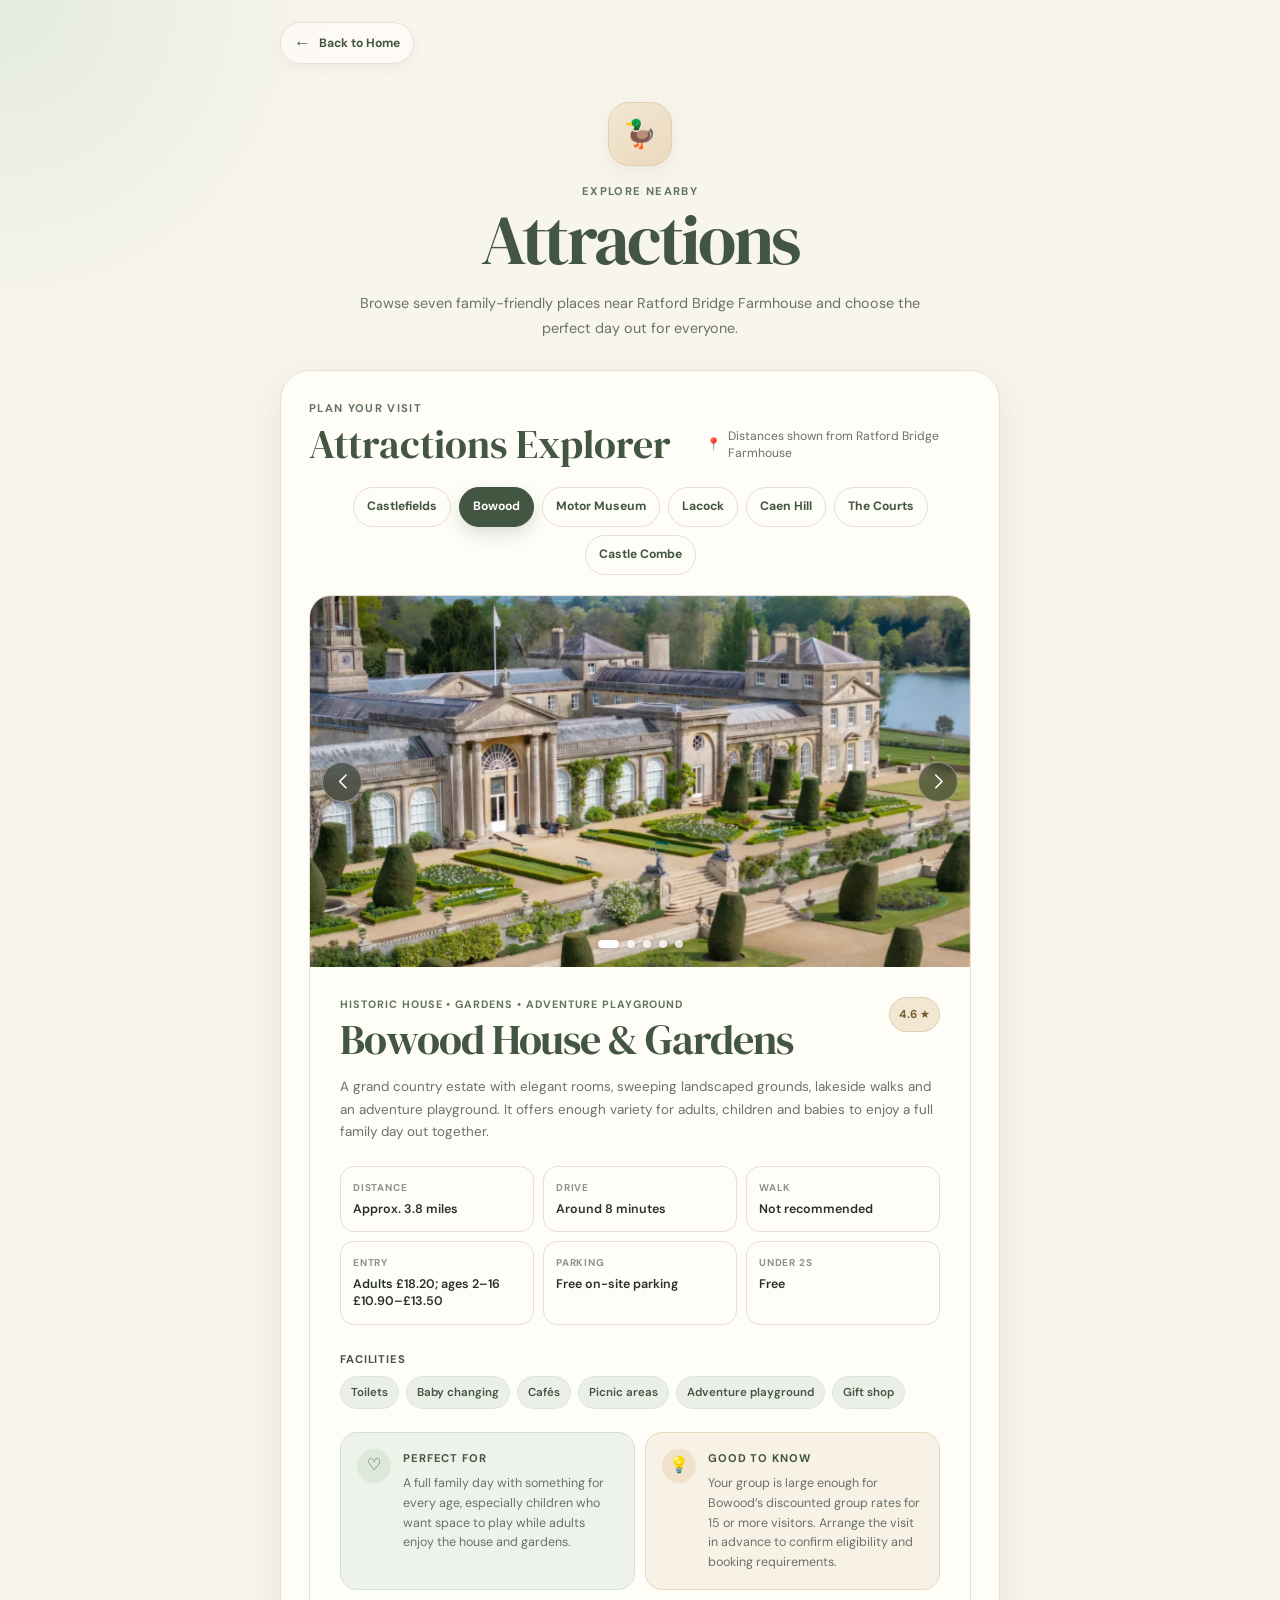
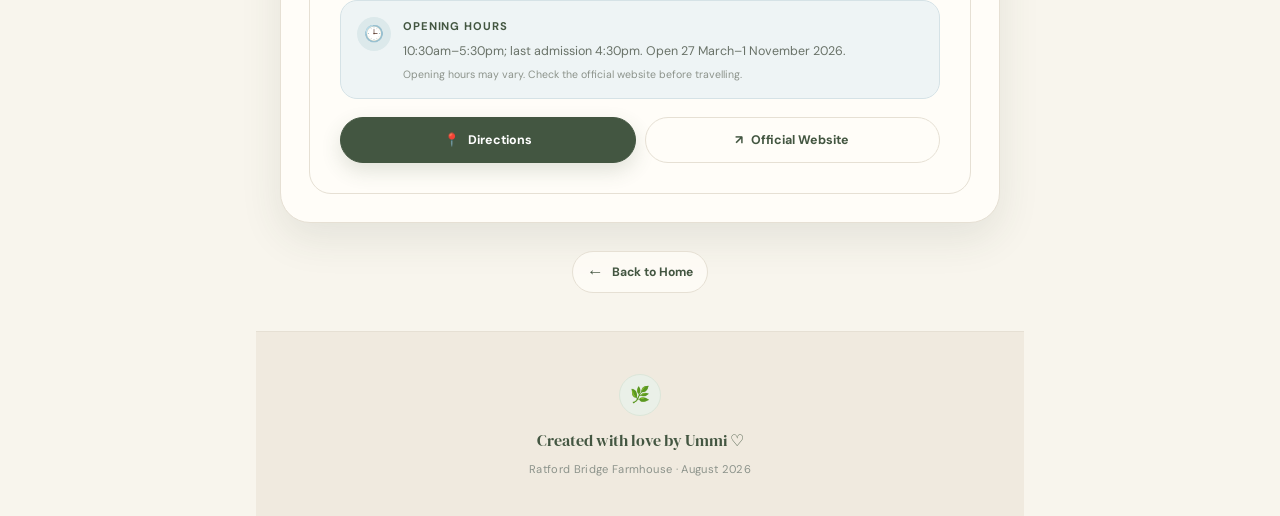
<file: pages/attractions.html>
<!DOCTYPE html>
<html lang="en-GB">
<head>
  <meta charset="UTF-8">
  <meta name="viewport" content="width=device-width, initial-scale=1.0">
  <meta name="theme-color" content="#f8f5ed">
  <meta name="description" content="A family guide to attractions near Ratford Bridge Farmhouse for our Wiltshire staycation.">

  <title>Attractions | Wiltshire Family Staycation</title>

  <link rel="preconnect" href="https://fonts.googleapis.com">
  <link rel="preconnect" href="https://fonts.gstatic.com" crossorigin>
  <link href="https://fonts.googleapis.com/css2?family=DM+Sans:wght@400;500;600;700&family=DM+Serif+Display&display=swap" rel="stylesheet">

  <link rel="stylesheet" href="https://cdn.jsdelivr.net/npm/swiper@11/swiper-bundle.min.css">
  <link rel="stylesheet" href="page.css?v=5">
  <link rel="stylesheet" href="attractions.css?v=6">
</head>

<body class="attractions-page-loading">
  <main class="information-page">

    <header class="page-header">
      <a class="back-home" href="../index.html#quick-links" aria-label="Go back to the Quick Links section on the staycation homepage">
        <span aria-hidden="true">←</span>
        <span>Back to Home</span>
      </a>

      <div class="page-heading">
        <div class="page-icon" aria-hidden="true">🦆</div>

        <p class="page-label">Explore nearby</p>

        <h1>Attractions</h1>

        <p class="page-introduction">
          Browse seven family-friendly places near Ratford Bridge Farmhouse and choose the perfect day out for everyone.
        </p>
      </div>
    </header>

    <section class="explorer" aria-labelledby="explorer-title">
      <div class="explorer-heading">
        <div>
          <p class="section-kicker">Plan your visit</p>
          <h2 id="explorer-title">Attractions Explorer</h2>
        </div>

        <p class="distance-note">
          <span aria-hidden="true">📍</span>
          Distances shown from Ratford Bridge Farmhouse
        </p>
      </div>

      <div class="attraction-tabs" id="attraction-tabs" role="tablist" aria-label="Choose an attraction"></div>

      <article class="attraction-panel" id="attraction-panel" aria-live="polite">
        <div class="carousel-frame">
          <div class="swiper attraction-swiper" aria-label="Attraction image gallery">
            <div class="swiper-wrapper" id="gallery"></div>

            <button class="carousel-arrow swiper-button-prev" type="button" aria-label="Previous image"></button>
            <button class="carousel-arrow swiper-button-next" type="button" aria-label="Next image"></button>

            <div class="swiper-pagination" aria-label="Choose an image"></div>
          </div>

          <div class="gallery-empty" id="gallery-empty" hidden>
            <div class="gallery-empty-icon" aria-hidden="true">🖼️</div>
            <p>Photos coming soon</p>
            <small id="gallery-empty-copy">Add the five named images to the attractions image folder.</small>
          </div>
        </div>

        <div class="attraction-content">
          <div class="title-row">
            <div>
              <p class="attraction-category" id="attraction-category"></p>
              <h3 id="attraction-name"></h3>
            </div>

            <div class="rating-pill" id="attraction-rating" aria-label="Visitor rating"></div>
          </div>

          <p class="attraction-description" id="attraction-description"></p>

          <dl class="facts-grid" id="facts-grid"></dl>

          <section class="details-section" aria-labelledby="facilities-heading">
            <h4 id="facilities-heading">Facilities</h4>
            <div class="badge-list" id="facilities-list"></div>
          </section>

          <div class="highlight-grid">
            <section class="highlight-card highlight-card--perfect" aria-labelledby="perfect-heading">
              <div class="highlight-icon" aria-hidden="true">♡</div>
              <div>
                <h4 id="perfect-heading">Perfect for</h4>
                <p id="perfect-for"></p>
              </div>
            </section>

            <section class="highlight-card highlight-card--tip" aria-labelledby="tip-heading">
              <div class="highlight-icon" aria-hidden="true">💡</div>
              <div>
                <h4 id="tip-heading">Good to know</h4>
                <p id="good-to-know"></p>
              </div>
            </section>
          </div>

          <section class="opening-card" aria-labelledby="opening-heading">
            <div class="opening-icon" aria-hidden="true">🕒</div>
            <div>
              <h4 id="opening-heading">Opening hours</h4>
              <p id="opening-hours"></p>
              <small>Opening hours may vary. Check the official website before travelling.</small>
            </div>
          </section>

          <div class="action-buttons">
            <a class="action-button action-button--primary" id="directions-link" href="#" target="_blank" rel="noopener noreferrer">
              <span aria-hidden="true">📍</span>
              Directions
            </a>

            <a class="action-button action-button--secondary" id="website-link" href="#" target="_blank" rel="noopener noreferrer">
              <span aria-hidden="true">↗</span>
              <span id="website-label">Official Website</span>
            </a>
          </div>
        </div>
      </article>
    </section>

    <a class="bottom-back-link" href="../index.html#quick-links">
      <span aria-hidden="true">←</span>
      Back to Home
    </a>

    <footer class="site-footer">
      <div class="footer-inner">
        <div class="footer-leaf" aria-hidden="true">🌿</div>

        <p>
          Created with love by Ummi
          <span aria-hidden="true">♡</span>
        </p>

        <small>Ratford Bridge Farmhouse · August 2026</small>
      </div>
    </footer>

  </main>

  <button class="scroll-to-top" id="scroll-to-top" type="button" aria-label="Scroll back to the top">↑</button>

  <script src="https://cdn.jsdelivr.net/npm/swiper@11/swiper-bundle.min.js"></script>
  <script src="page.js?v=5"></script>
  <script src="attractions.js?v=6"></script>
</body>
</html>
</file>
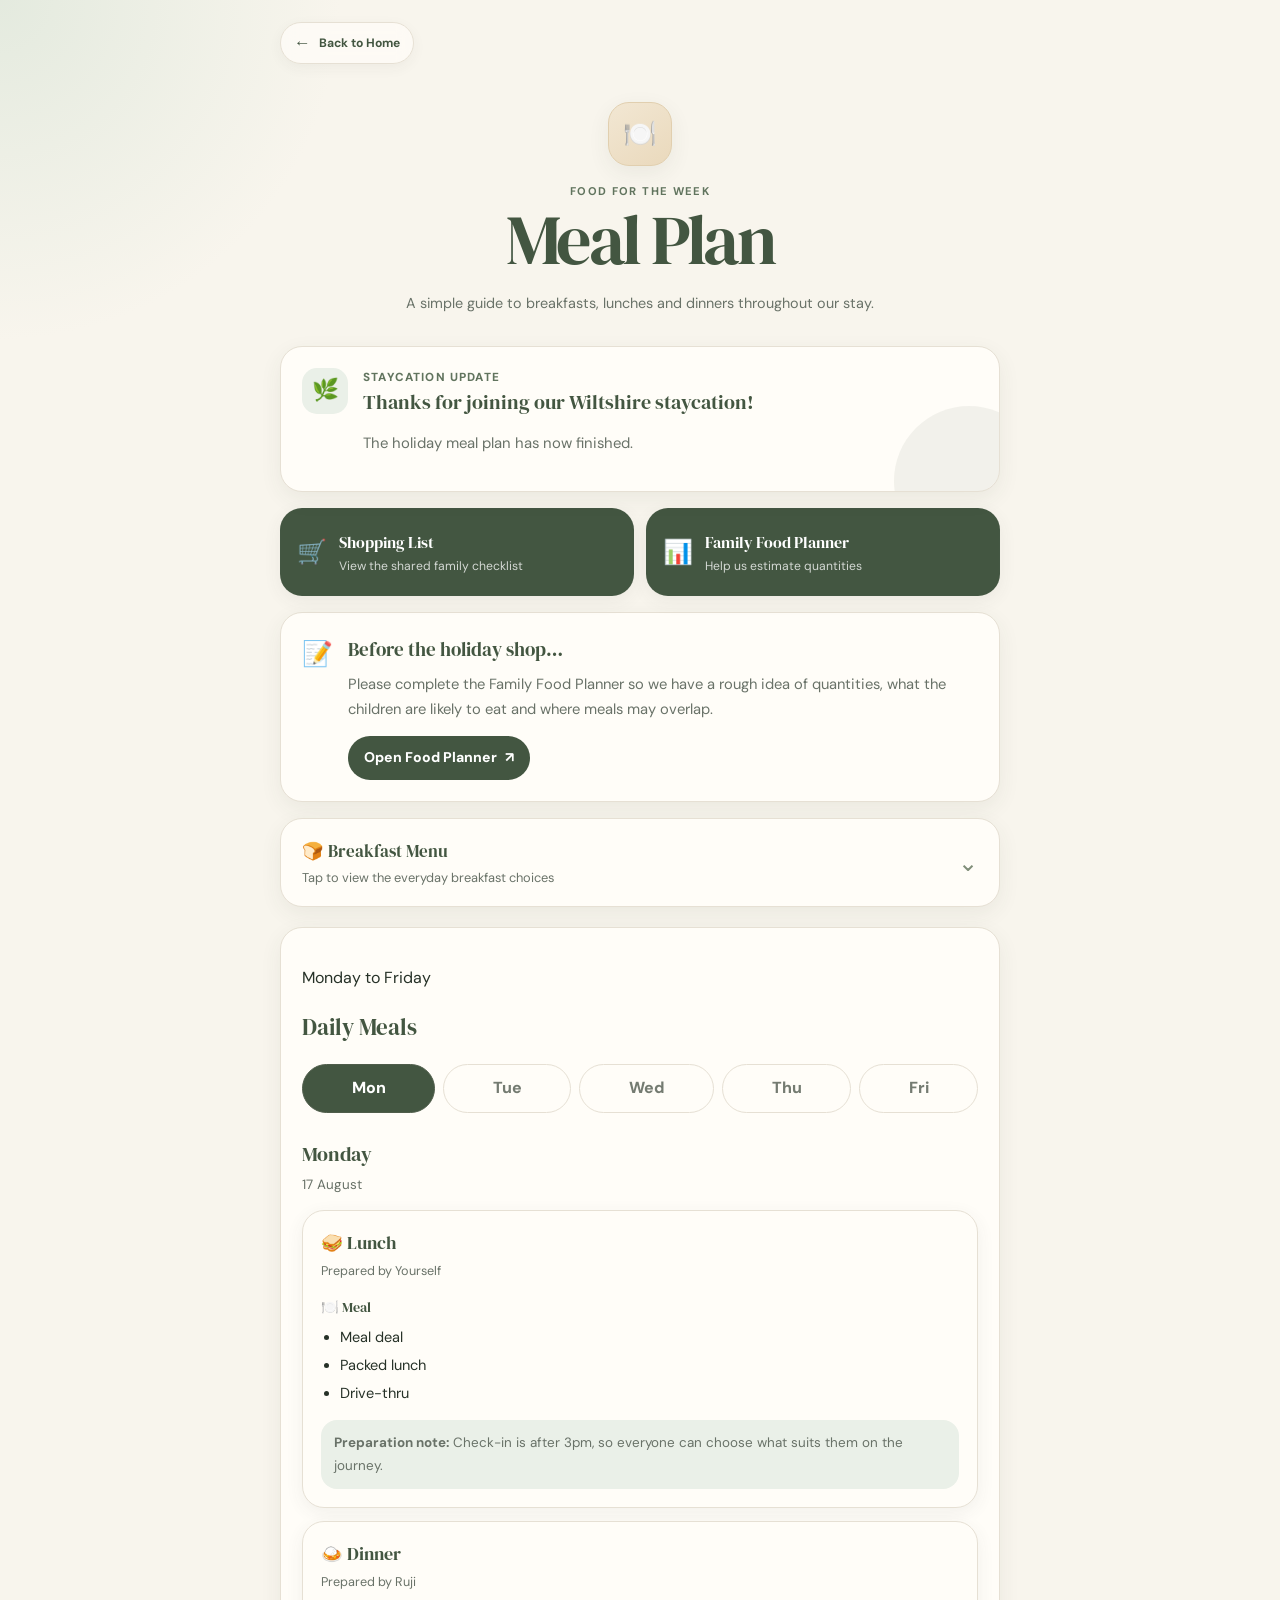
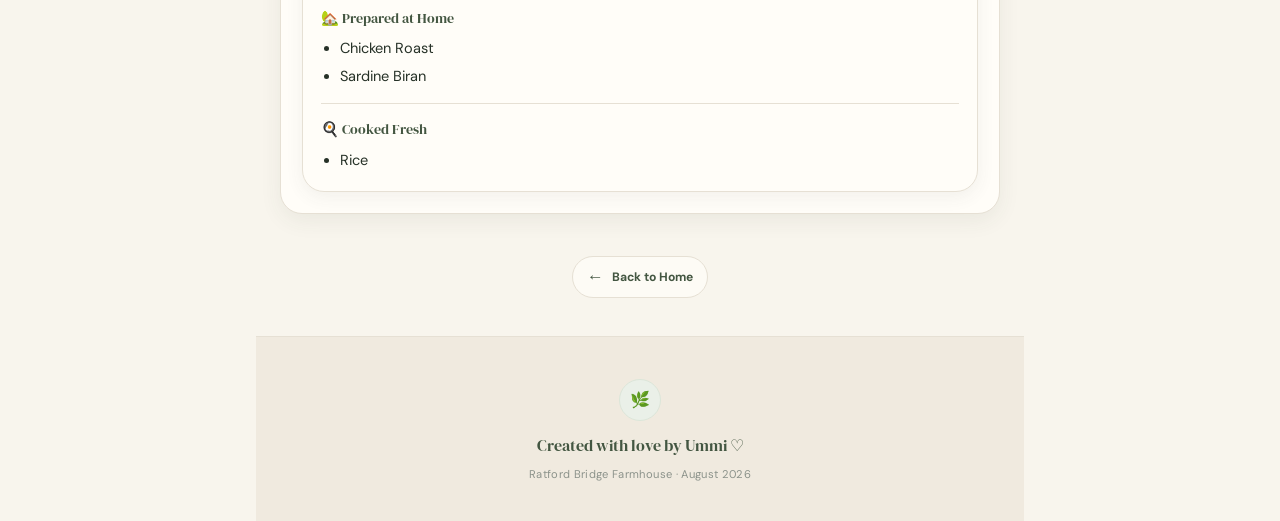
<file: pages/meal-plan.html>
<!DOCTYPE html>
<html lang="en-GB">
<head>
  <meta charset="UTF-8">
  <meta name="viewport" content="width=device-width, initial-scale=1.0">
  <meta name="theme-color" content="#f8f5ed">
  <meta name="description" content="The family meal plan for our Wiltshire staycation at Ratford Bridge Farmhouse.">

  <title>Meal Plan | Wiltshire Family Staycation</title>

  <link rel="preconnect" href="https://fonts.googleapis.com">
  <link rel="preconnect" href="https://fonts.gstatic.com" crossorigin>
  <link href="https://fonts.googleapis.com/css2?family=DM+Sans:wght@400;500;600;700&family=DM+Serif+Display&display=swap" rel="stylesheet">

  <link rel="stylesheet" href="meal-plan.css?v=6">
  <link rel="stylesheet" href="page.css?v=6">
  <link rel="stylesheet" href="meal-plan-shared-fixes.css?v=7">
</head>

<body class="meal-page-loading">
  <main class="information-page">

    <header class="page-header">
      <a class="back-home" href="../index.html#quick-links" aria-label="Go back to the Quick Links section on the staycation homepage">
        <span aria-hidden="true">←</span>
        <span>Back to Home</span>
      </a>

      <div class="page-heading">
        <div class="page-icon" aria-hidden="true">🍽️</div>
        <p class="page-label">Food for the week</p>
        <h1>Meal Plan</h1>
        <p class="page-introduction">
          A simple guide to breakfasts, lunches and dinners throughout our stay.
        </p>
      </div>
    </header>

    <section id="todayCard" class="today-card" aria-live="polite">
      <div class="today-card__icon" aria-hidden="true">⏳</div>
      <div>
        <p class="today-card__label">Staycation update</p>
        <h2 id="todayTitle">Loading today's menu…</h2>
        <div id="todayContent" class="today-card__content"></div>
      </div>
    </section>

<section class="action-grid" aria-label="Meal planning links">

  <a class="action-card" href="shopping.html">
    <span class="action-card__icon" aria-hidden="true">🛒</span>
    <span>
      <strong>Shopping List</strong>
      <small>View the shared family checklist</small>
    </span>
  </a>

  <a id="foodPlannerTopLink" class="action-card" href="#" target="_blank" rel="noopener noreferrer">
    <span class="action-card__icon" aria-hidden="true">📊</span>
    <span>
      <strong>Family Food Planner</strong>
      <small>Help us estimate quantities</small>
    </span>
  </a>

</section>

    <section class="planner-notice">
      <div class="planner-notice__icon" aria-hidden="true">📝</div>
      <div>
        <h2>Before the holiday shop…</h2>
        <p>
          Please complete the Family Food Planner so we have a rough idea of quantities,
          what the children are likely to eat and where meals may overlap.
        </p>
        <a id="foodPlannerNoticeLink" class="primary-button" href="#" target="_blank" rel="noopener noreferrer">
          Open Food Planner <span aria-hidden="true">↗</span>
        </a>
      </div>
    </section>

    <section class="breakfast-section">
      <button id="breakfastToggle" class="breakfast-toggle" type="button" aria-expanded="false" aria-controls="breakfastPanel">
        <span>
          <strong>🍞 Breakfast Menu</strong>
          <small>Tap to view the everyday breakfast choices</small>
        </span>
        <span class="toggle-arrow" aria-hidden="true">⌄</span>
      </button>

      <div id="breakfastPanel" class="breakfast-panel" hidden>
        <div id="breakfastGrid" class="breakfast-grid"></div>
      </div>
    </section>

    <section class="weekly-plan">
      <div class="section-heading">
        <p class="section-kicker">Monday to Friday</p>
        <h2>Daily Meals</h2>
      </div>

      <div id="dayTabs" class="day-tabs" role="tablist" aria-label="Choose a day"></div>
      <div id="dayPanel" class="day-panel" role="tabpanel"></div>
    </section>

    <a class="bottom-back-link" href="../index.html#quick-links">
      <span aria-hidden="true">←</span>
      Back to Home
    </a>

    <footer class="site-footer">
      <div class="footer-inner">
        <div class="footer-leaf" aria-hidden="true">🌿</div>
        <p>Created with love by Ummi <span aria-hidden="true">♡</span></p>
        <small>Ratford Bridge Farmhouse · August 2026</small>
      </div>
    </footer>
  </main>

  <button class="scroll-to-top" id="scroll-to-top" type="button" aria-label="Scroll back to the top">↑</button>

  <script src="page.js?v=6"></script>
  <script src="meal-plan.js?v=7"></script>
</body>
</html>
</file>
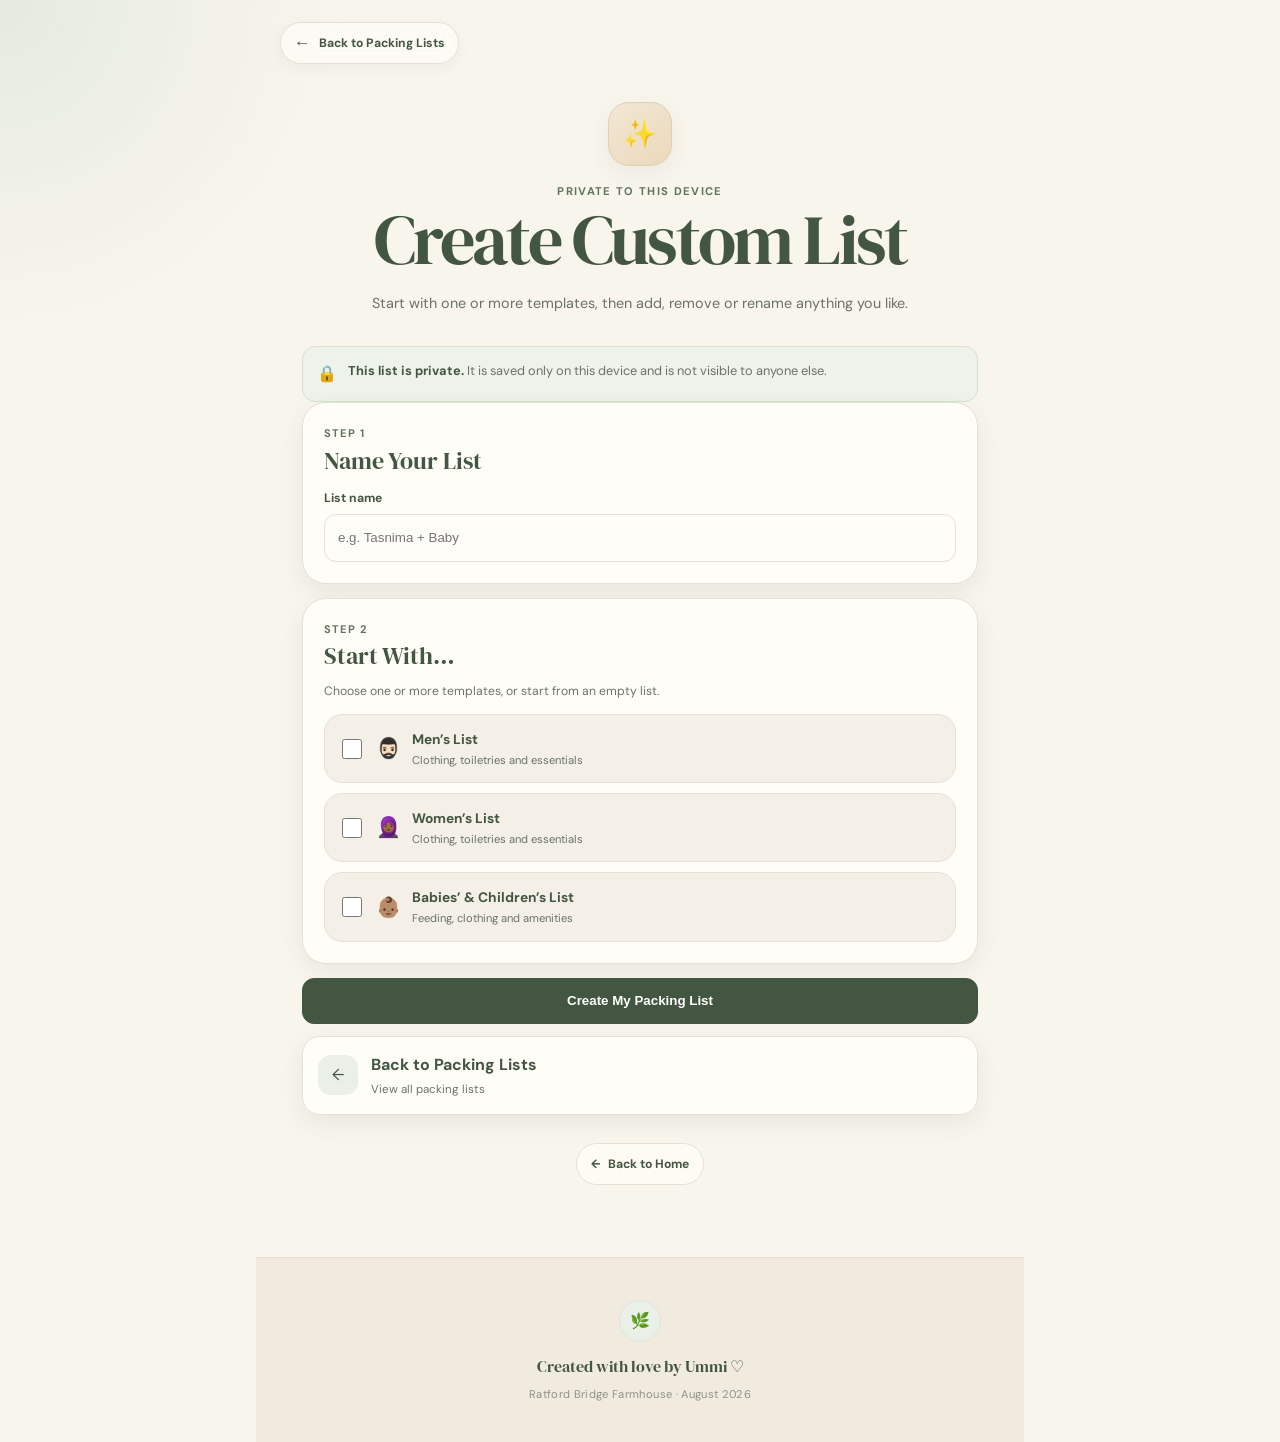
<file: pages/packing-custom.html>
<!DOCTYPE html>
<html lang="en-GB">
<head>
  <meta charset="UTF-8">
  <meta name="viewport" content="width=device-width, initial-scale=1.0">
  <meta name="theme-color" content="#f8f5ed">
  <title>Custom Packing List | Wiltshire Family Staycation</title>

  <link rel="preconnect" href="https://fonts.googleapis.com">
  <link rel="preconnect" href="https://fonts.gstatic.com" crossorigin>
  <link href="https://fonts.googleapis.com/css2?family=DM+Sans:wght@400;500;600;700&family=DM+Serif+Display&display=swap" rel="stylesheet">

  <link rel="stylesheet" href="page.css">
  <link rel="stylesheet" href="packing.css">
</head>

<body class="packing-page-loading" data-packing-page="custom">
  <main class="information-page">
    <header class="page-header">
      <a class="back-home" href="packing.html" aria-label="Go back to Packing Lists">
        <span aria-hidden="true">←</span>
        <span>Back to Packing Lists</span>
      </a>

      <div class="page-heading">
        <div class="page-icon" aria-hidden="true">✨</div>
        <p class="page-label">Private to this device</p>
        <h1 id="custom-page-title">Create Custom List</h1>
        <p class="page-introduction">
          Start with one or more templates, then add, remove or rename anything you like.
        </p>
      </div>
    </header>

    <div class="packing-shell">
      <section id="custom-builder" class="custom-builder">
        <div class="privacy-note">
          <span aria-hidden="true">🔒</span>
          <p>
            <strong>This list is private.</strong>
            It is saved only on this device and is not visible to anyone else.
          </p>
        </div>

        <div class="builder-card">
          <p class="section-kicker">Step 1</p>
          <h2>Name Your List</h2>
          <label class="field-label" for="custom-list-name">List name</label>
          <input id="custom-list-name" class="packing-input" type="text" maxlength="50" placeholder="e.g. Tasnima + Baby" required>
        </div>

        <div class="builder-card">
          <p class="section-kicker">Step 2</p>
          <h2>Start With…</h2>
          <p class="builder-intro">Choose one or more templates, or start from an empty list.</p>

          <div class="template-picker">
            <label class="template-option">
              <input type="checkbox" value="men">
              <span class="template-option-icon">🧔🏻‍♂️</span>
              <span><strong>Men’s List</strong><small>Clothing, toiletries and essentials</small></span>
            </label>

            <label class="template-option">
              <input type="checkbox" value="women">
              <span class="template-option-icon">🧕🏾</span>
              <span><strong>Women’s List</strong><small>Clothing, toiletries and essentials</small></span>
            </label>

            <label class="template-option">
              <input type="checkbox" value="babies">
              <span class="template-option-icon">👶🏽</span>
              <span><strong>Babies’ & Children’s List</strong><small>Feeding, clothing and amenities</small></span>
            </label>
          </div>
        </div>

        <button id="build-custom-list-button" class="primary-packing-button full-width" type="button">
          Create My Packing List
        </button>
      </section>

      <section id="custom-editor" class="custom-editor" hidden>
        <section class="packing-progress-card">
          <div class="progress-heading">
            <div>
              <p class="section-kicker">Packing progress</p>
              <h2 id="custom-progress-title">My List</h2>
            </div>
            <strong id="custom-progress-percent">0%</strong>
          </div>

          <div class="progress-track" role="progressbar" aria-valuemin="0" aria-valuemax="100" aria-valuenow="0">
            <div id="custom-progress-fill" class="progress-fill"></div>
          </div>
          <p id="custom-progress-copy">0 of 0 packed</p>
        </section>

        <section class="view-switcher-card" aria-label="Packing list view">
          <div>
            <p class="section-kicker">Choose your view</p>
            <strong>List Layout</strong>
          </div>

          <div class="view-switcher" role="group" aria-label="Choose detailed or compact view">
            <button class="view-option is-active" type="button" data-view-mode="detailed">
              <span aria-hidden="true">▦</span>
              Detailed
            </button>

            <button class="view-option" type="button" data-view-mode="compact">
              <span aria-hidden="true">☷</span>
              Compact
            </button>
          </div>
        </section>

        <div class="custom-editor-toolbar">
          <button id="rename-custom-button" class="secondary-packing-button" type="button">✎ Rename</button>
          <button id="pin-custom-button" class="secondary-packing-button" type="button">📌 Pin</button>
          <button id="export-custom-button" class="secondary-packing-button" type="button">⇧ Export</button>
          <button id="duplicate-custom-button" class="secondary-packing-button" type="button">⧉ Duplicate</button>
        </div>

        <section class="add-custom-item-card">
          <p class="section-kicker">Add something personal</p>
          <h2>Add Item</h2>

          <form id="add-custom-item-form">
            <div class="custom-add-grid">
              <div>
                <label class="field-label" for="new-custom-item">Item</label>
                <input id="new-custom-item" class="packing-input" type="text" maxlength="80" required>
              </div>

              <div>
                <label class="field-label" for="new-custom-category">Category</label>
                <input id="new-custom-category" class="packing-input" type="text" maxlength="40" placeholder="e.g. Personal">
              </div>
            </div>

            <button class="primary-packing-button" type="submit">+ Add Item</button>
          </form>
        </section>

        <section id="custom-category-progress-section" class="category-progress-section">
          <div class="section-heading-row">
            <div>
              <p class="section-kicker">At a glance</p>
              <h2>Category Progress</h2>
            </div>
          </div>
          <div id="custom-category-progress-grid" class="category-progress-grid"></div>
        </section>

        <section id="custom-packing-categories" class="packing-categories"></section>

        <div class="custom-bottom-actions">
          <button id="reset-custom-button" class="secondary-packing-button" type="button">Reset Checklist</button>
          <button id="delete-custom-button" class="danger-outline-button" type="button">Delete This List</button>
        </div>
      </section>

      <a class="bottom-directory-button" href="packing.html">
        <span aria-hidden="true">←</span>
        <span>
          <strong>Back to Packing Lists</strong>
          <small>View all packing lists</small>
        </span>
      </a>

      <a class="bottom-back-link" href="../index.html#quick-links">
        <span aria-hidden="true">←</span>
        Back to Home
      </a>
    </div>

    <footer class="site-footer">
      <div class="footer-inner">
        <div class="footer-leaf" aria-hidden="true">🌿</div>
        <p>Created with love by Ummi <span aria-hidden="true">♡</span></p>
        <small>Ratford Bridge Farmhouse · August 2026</small>
      </div>
    </footer>
  </main>

  <div id="text-modal" class="packing-modal-backdrop" hidden>
    <section class="packing-modal" role="dialog" aria-modal="true" aria-labelledby="text-modal-title">
      <button class="packing-modal-close" type="button" data-close-modal aria-label="Close">×</button>
      <div class="packing-modal-icon" aria-hidden="true">✎</div>
      <h2 id="text-modal-title">Rename List</h2>
      <form id="text-modal-form">
        <label id="text-modal-label" for="text-modal-input">Name</label>
        <input id="text-modal-input" class="packing-input" type="text" maxlength="80" required>
        <button class="primary-packing-button full-width" type="submit">Save</button>
      </form>
    </section>
  </div>

  <div id="confirm-modal" class="packing-modal-backdrop" hidden>
    <section class="packing-modal" role="dialog" aria-modal="true" aria-labelledby="confirm-modal-title">
      <button class="packing-modal-close" type="button" data-close-modal aria-label="Close">×</button>
      <div id="confirm-modal-icon" class="packing-modal-icon" aria-hidden="true">⚠️</div>
      <h2 id="confirm-modal-title">Are you sure?</h2>
      <p id="confirm-modal-message"></p>
      <div class="modal-actions">
        <button id="confirm-cancel" class="secondary-packing-button" type="button">Cancel</button>
        <button id="confirm-action" class="danger-button" type="button">Confirm</button>
      </div>
    </section>
  </div>

  <div id="toast" class="packing-toast" role="status" aria-live="polite"></div>

  <button class="scroll-to-top" id="scroll-to-top" type="button" aria-label="Scroll back to the top">↑</button>

  <script src="page.js"></script>
  <script src="packing-data.js"></script>
  <script src="packing.js"></script>
</body>
</html>
</file>
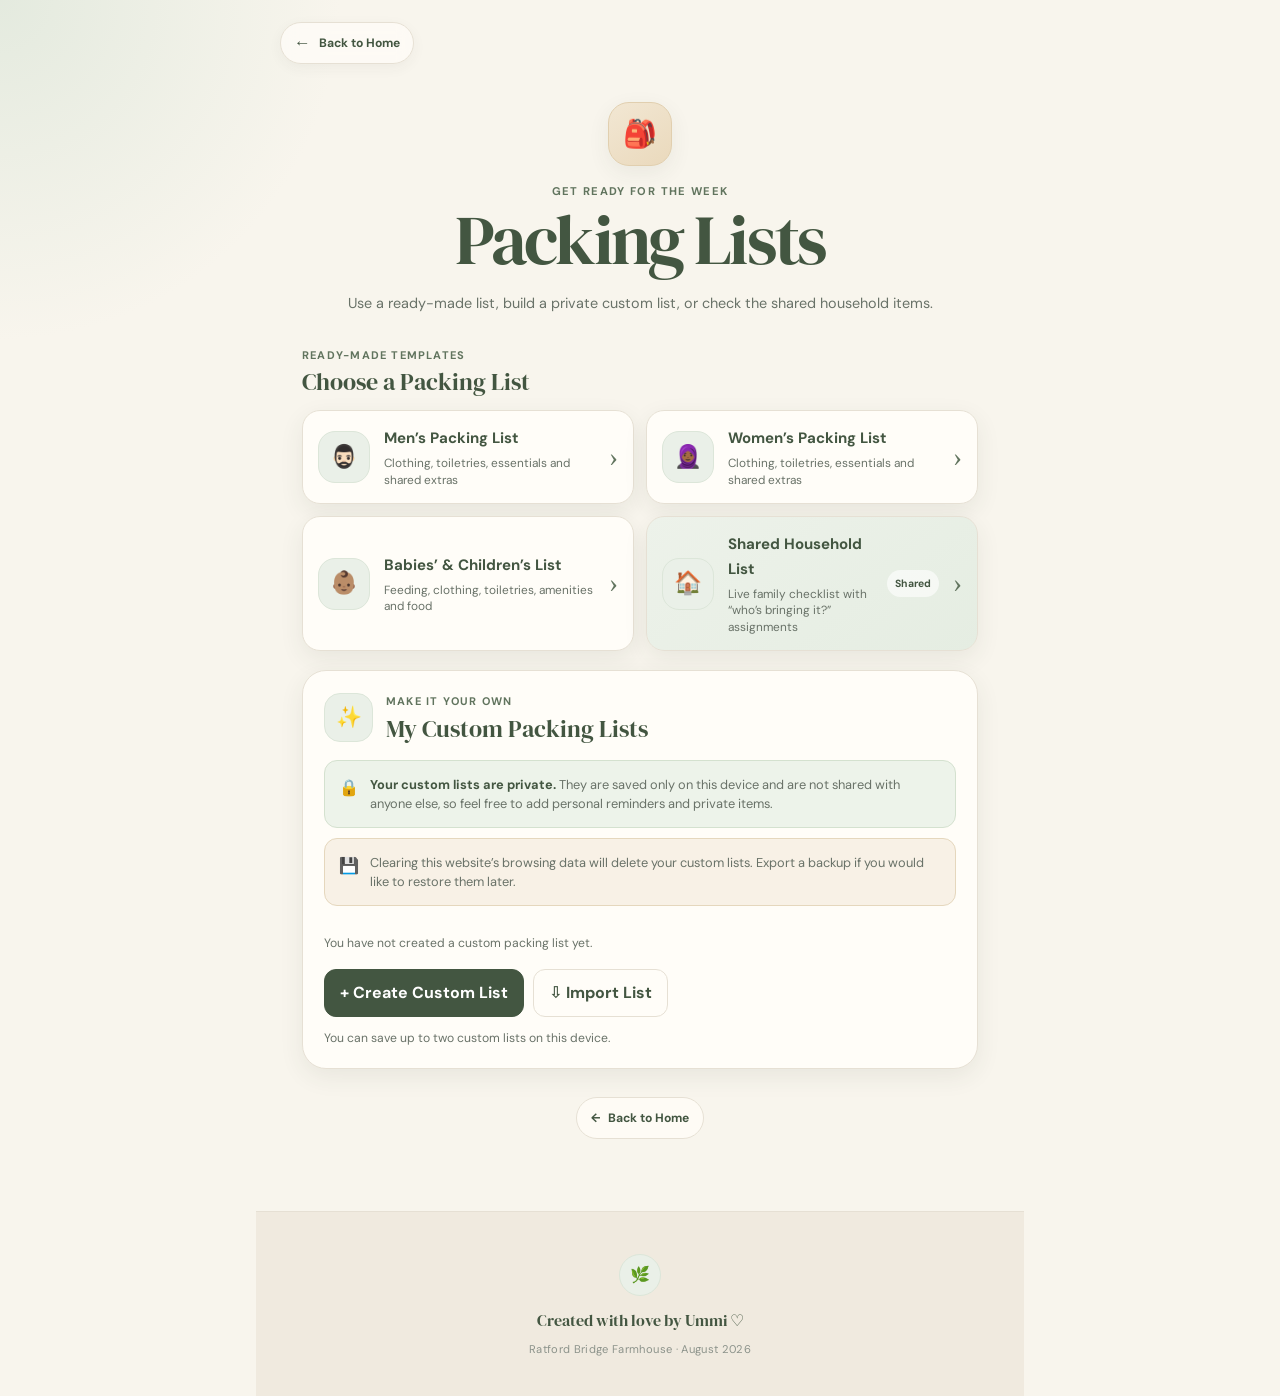
<file: pages/packing.html>
<!DOCTYPE html>
<html lang="en-GB">
<head>
  <meta charset="UTF-8">
  <meta name="viewport" content="width=device-width, initial-scale=1.0">
  <meta name="theme-color" content="#f8f5ed">
  <meta name="description" content="Packing lists for our Wiltshire family staycation.">
  <title>Packing Lists | Wiltshire Family Staycation</title>

  <link rel="preconnect" href="https://fonts.googleapis.com">
  <link rel="preconnect" href="https://fonts.gstatic.com" crossorigin>
  <link href="https://fonts.googleapis.com/css2?family=DM+Sans:wght@400;500;600;700&family=DM+Serif+Display&display=swap" rel="stylesheet">

  <link rel="stylesheet" href="page.css">
  <link rel="stylesheet" href="packing.css">
</head>

<body class="packing-page-loading" data-packing-page="directory">
  <main class="information-page">
    <header class="page-header">
      <a class="back-home" href="../index.html#quick-links" aria-label="Go back to the staycation homepage">
        <span aria-hidden="true">←</span>
        <span>Back to Home</span>
      </a>

      <div class="page-heading">
        <div class="page-icon" aria-hidden="true">🎒</div>
        <p class="page-label">Get ready for the week</p>
        <h1>Packing Lists</h1>
        <p class="page-introduction">
          Use a ready-made list, build a private custom list, or check the shared household items.
        </p>
      </div>
    </header>

    <div class="packing-shell">
      <section id="pinned-list-section" class="pinned-list-section" hidden>
        <p class="section-kicker">Quick access</p>
        <div id="pinned-list-card"></div>
      </section>

      <section class="directory-section" aria-labelledby="templates-heading">
        <div class="section-heading-row">
          <div>
            <p class="section-kicker">Ready-made templates</p>
            <h2 id="templates-heading">Choose a Packing List</h2>
          </div>
        </div>

        <div class="directory-grid">
          <a class="directory-card" href="packing-list.html?type=men">
            <span class="directory-icon" aria-hidden="true">🧔🏻‍♂️</span>
            <span class="directory-copy">
              <strong>Men’s Packing List</strong>
              <small>Clothing, toiletries, essentials and shared extras</small>
            </span>
            <span class="directory-arrow" aria-hidden="true">›</span>
          </a>

          <a class="directory-card" href="packing-list.html?type=women">
            <span class="directory-icon" aria-hidden="true">🧕🏾</span>
            <span class="directory-copy">
              <strong>Women’s Packing List</strong>
              <small>Clothing, toiletries, essentials and shared extras</small>
            </span>
            <span class="directory-arrow" aria-hidden="true">›</span>
          </a>

          <a class="directory-card" href="packing-list.html?type=babies">
            <span class="directory-icon" aria-hidden="true">👶🏽</span>
            <span class="directory-copy">
              <strong>Babies’ & Children’s List</strong>
              <small>Feeding, clothing, toiletries, amenities and food</small>
            </span>
            <span class="directory-arrow" aria-hidden="true">›</span>
          </a>

          <a class="directory-card directory-card--shared" href="packing-list.html?type=household">
            <span class="directory-icon" aria-hidden="true">🏠</span>
            <span class="directory-copy">
              <strong>Shared Household List</strong>
              <small>Live family checklist with “who’s bringing it?” assignments</small>
            </span>
            <span class="shared-badge">Shared</span>
            <span class="directory-arrow" aria-hidden="true">›</span>
          </a>
        </div>
      </section>

      <section class="custom-directory-card" aria-labelledby="custom-heading">
        <div class="custom-heading-row">
          <div class="custom-heading-icon" aria-hidden="true">✨</div>
          <div>
            <p class="section-kicker">Make it your own</p>
            <h2 id="custom-heading">My Custom Packing Lists</h2>
          </div>
        </div>

        <div class="privacy-note">
          <span aria-hidden="true">🔒</span>
          <p>
            <strong>Your custom lists are private.</strong>
            They are saved only on this device and are not shared with anyone else,
            so feel free to add personal reminders and private items.
          </p>
        </div>

        <div class="storage-note">
          <span aria-hidden="true">💾</span>
          <p>
            Clearing this website’s browsing data will delete your custom lists.
            Export a backup if you would like to restore them later.
          </p>
        </div>

        <div id="custom-list-cards" class="custom-list-cards"></div>

        <div class="custom-actions">
          <a id="create-custom-button" class="primary-packing-button" href="packing-custom.html">
            + Create Custom List
          </a>

          <label class="secondary-packing-button import-button">
            <span>⇩ Import List</span>
            <input id="import-list-input" type="file" accept=".json,application/json" hidden>
          </label>
        </div>

        <p id="custom-limit-note" class="custom-limit-note">
          You can save up to two custom lists on this device.
        </p>
      </section>

      <a class="bottom-back-link" href="../index.html#quick-links">
        <span aria-hidden="true">←</span>
        Back to Home
      </a>
    </div>

    <footer class="site-footer">
      <div class="footer-inner">
        <div class="footer-leaf" aria-hidden="true">🌿</div>
        <p>Created with love by Ummi <span aria-hidden="true">♡</span></p>
        <small>Ratford Bridge Farmhouse · August 2026</small>
      </div>
    </footer>
  </main>

  <div id="confirm-modal" class="packing-modal-backdrop" hidden>
    <section class="packing-modal" role="dialog" aria-modal="true" aria-labelledby="confirm-modal-title">
      <button class="packing-modal-close" type="button" data-close-modal aria-label="Close">×</button>
      <div class="packing-modal-icon" aria-hidden="true">⚠️</div>
      <h2 id="confirm-modal-title">Are you sure?</h2>
      <p id="confirm-modal-message"></p>
      <div class="modal-actions">
        <button id="confirm-cancel" class="secondary-packing-button" type="button">Cancel</button>
        <button id="confirm-action" class="danger-button" type="button">Delete</button>
      </div>
    </section>
  </div>

  <div id="toast" class="packing-toast" role="status" aria-live="polite"></div>

  <button class="scroll-to-top" id="scroll-to-top" type="button" aria-label="Scroll back to the top">↑</button>

  <script src="page.js"></script>
  <script src="packing-data.js"></script>
  <script src="packing.js"></script>
</body>
</html>
</file>
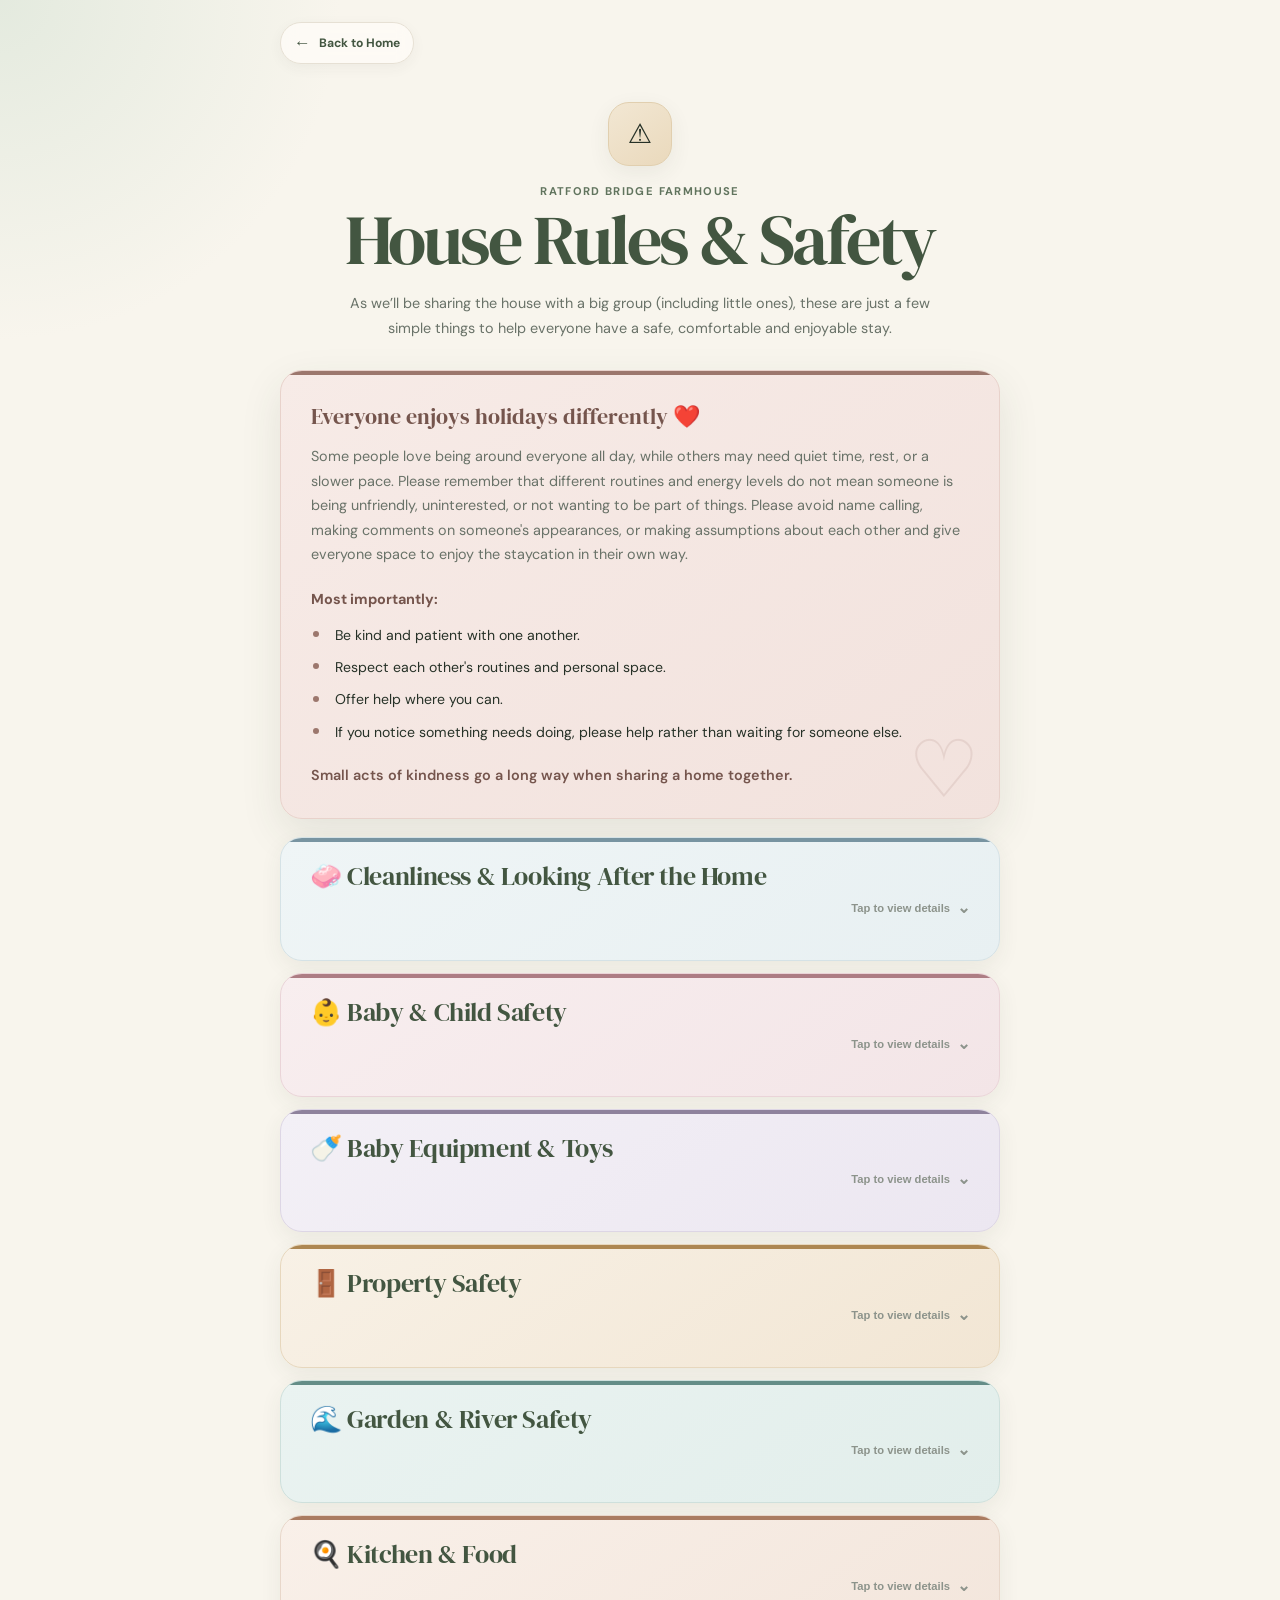
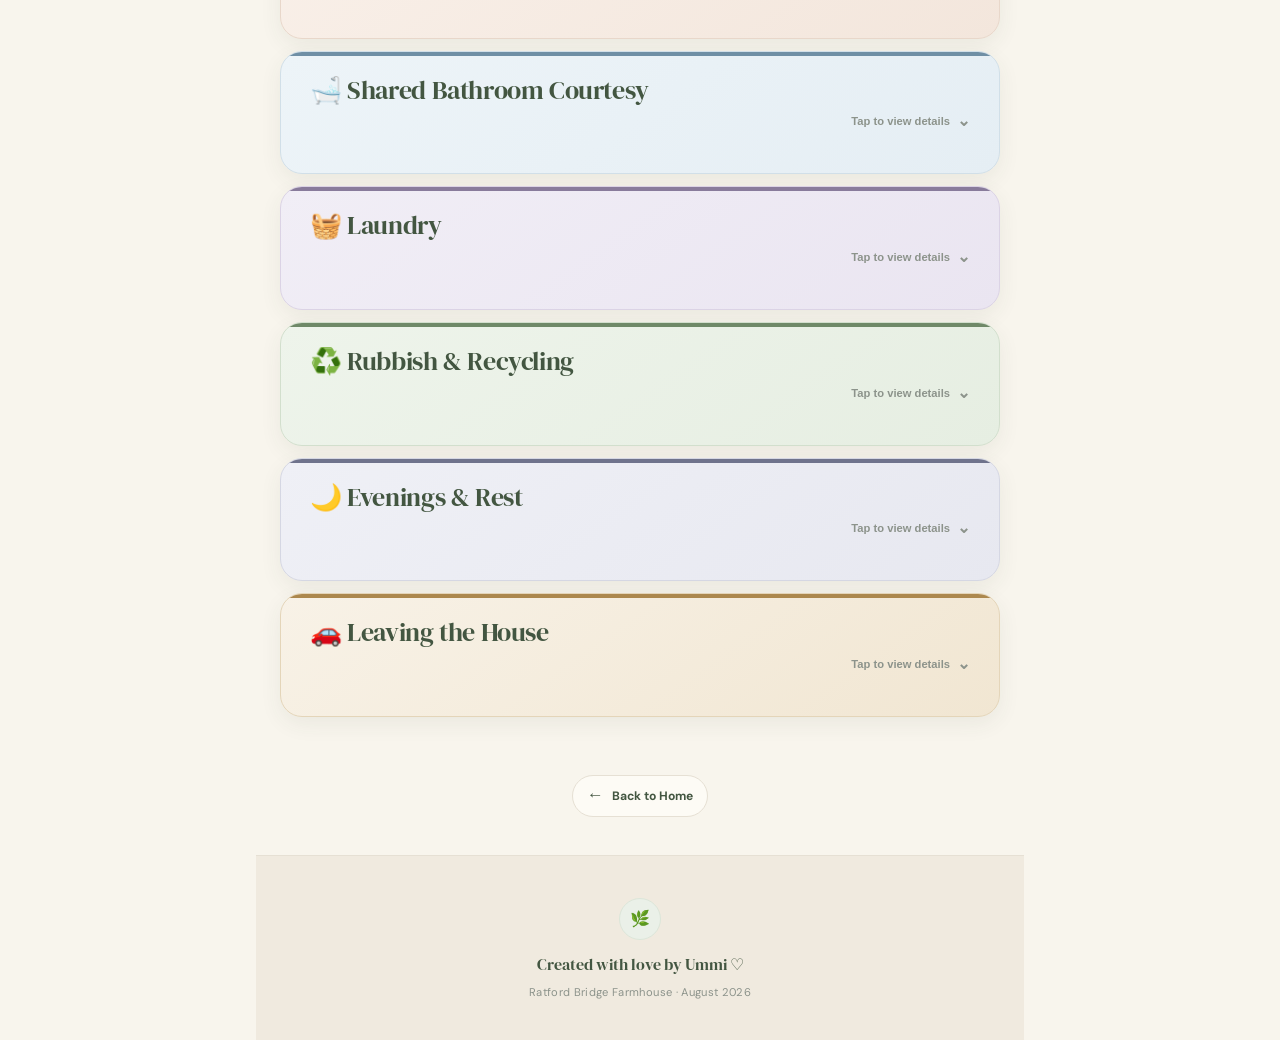
<file: pages/rules.html>
<!DOCTYPE html>

<html lang="en">
<head>
<meta charset="utf-8"/>
<meta content="width=device-width, initial-scale=1.0" name="viewport"/>
<meta content="#f8f5ed" name="theme-color"/>
<meta content="House rules and safety information for our family stay at Ratford Bridge Farmhouse." name="description"/>
<title>House Rules &amp; Safety | Wiltshire Family Staycation</title>
<!-- Website fonts -->
<link href="https://fonts.googleapis.com" rel="preconnect"/>
<link crossorigin="" href="https://fonts.gstatic.com" rel="preconnect"/>
<link href="https://fonts.googleapis.com/css2?family=DM+Sans:wght@400;500;600;700&amp;family=DM+Serif+Display&amp;display=swap" rel="stylesheet"/>
<link href="page.css" rel="stylesheet"/>
<link href="rules.css?v=1" rel="stylesheet"/></head>
<body class="rules-page rules-page-loading">
<main class="information-page">
<!-- =========================
         PAGE HEADER
    ========================== -->
<header class="page-header">
<a aria-label="Go back to the Quick Links section on the staycation homepage" class="back-home" href="../index.html#quick-links">
<span aria-hidden="true">←</span>
<span>Back to Home</span>
</a>
<div class="page-heading">
<div aria-hidden="true" class="page-icon">
          ⚠️
        </div>
<p class="page-label">
          Ratford Bridge Farmhouse
        </p>
<h1>House Rules &amp; Safety</h1>
<p class="page-introduction">
          As we’ll be sharing the house with a big group (including little ones), these are just a few simple things to help everyone have a safe, comfortable and enjoyable stay.
        </p>
</div>
</header>
<!-- =========================
         HOUSE RULES
    ========================== -->
<section aria-label="House rules and safety information" class="rules-list">
<article class="rule-card rule-card-featured">
<p class="featured-opening">
          Everyone enjoys holidays differently ❤️
        </p>
<p>
          Some people love being around everyone all day, while others may need quiet time, rest, or a slower pace. Please remember that different routines and energy levels do not mean someone is being unfriendly, uninterested, or not wanting to be part of things.
          Please avoid name calling, making comments on someone's appearances, or making assumptions about each other and give everyone space to enjoy the staycation in their own way.
        </p>
<p class="most-important">
          Most importantly:
        </p>
<ul>
<li>Be kind and patient with one another.</li>
<li>Respect each other's routines and personal space.</li>
<li>Offer help where you can.</li>
<li>If you notice something needs doing, please help rather than waiting for someone else.</li>
</ul>
<p class="card-closing">
          Small acts of kindness go a long way when sharing a home together.
        </p>
</article>
<article class="rule-card card-blue rule-card-accordion"><button aria-controls="rule-panel-1" aria-expanded="false" class="rule-accordion-toggle" type="button"><span class="rule-accordion-title">🧼 Cleanliness &amp; Looking After the Home</span><span class="rule-accordion-helper"><span class="rule-helper-text">Tap to view details</span><span aria-hidden="true" class="rule-accordion-arrow">⌄</span></span></button>
<div class="rule-accordion-panel" id="rule-panel-1"><div class="rule-accordion-content">
<p>
          Please treat the house as if it were your own 💙
        </p>
<ul>
<li>Leave shared spaces tidy after use so everyone can enjoy them.</li>
<li>Please remove muddy shoes before coming inside.</li>
<li>Please wash your hands when returning from outside the property, especially before handling food or spending time with babies.</li>
<li>If you spill something, please clean it up straight away.</li>
<li>Wipe down surfaces after cooking or messy activities.</li>
<li>Please avoid leaving dirty dishes or food out.</li>
<li>Return furniture, games and items to where you found them.</li>
<li>Please let the group know about any accidental damage — these things happen, and it’s better to know early!</li>
</ul>
<h3>🚭 Smoking &amp; Vaping</h3>
<p>
          Smoking and vaping are not permitted inside the property.
        </p>
<p>
          If anyone needs to smoke or vape, please do so outside and dispose of anything responsibly.
        </p>
</div></div></article>
<article class="rule-card card-blush rule-card-accordion"><button aria-controls="rule-panel-2" aria-expanded="false" class="rule-accordion-toggle" type="button"><span class="rule-accordion-title">👶 Baby &amp; Child Safety</span><span class="rule-accordion-helper"><span class="rule-helper-text">Tap to view details</span><span aria-hidden="true" class="rule-accordion-arrow">⌄</span></span></button>
<div class="rule-accordion-panel" id="rule-panel-2"><div class="rule-accordion-content">
<p>
          We love that everyone wants to spend time with the little ones ❤️ To help keep all children safe:
        </p>
<ul>
<li>Please ask a parent/carer before giving any food, snacks, sweets or drinks to a child.</li>
<li>Please do not offer babies food from your plate without checking first.</li>
<li>Please be mindful of choking risks, especially with foods such as whole nuts, popcorn, hard sweets, and small pieces of food.</li>
<li>If a child asks for food, please check with their parent first 😊</li>
<li>Please keep snacks, drinks and small objects out of reach of little hands.</li>
</ul>
</div></div></article>
<article class="rule-card card-lilac rule-card-accordion"><button aria-controls="rule-panel-3" aria-expanded="false" class="rule-accordion-toggle" type="button"><span class="rule-accordion-title">🍼 Baby Equipment &amp; Toys</span><span class="rule-accordion-helper"><span class="rule-helper-text">Tap to view details</span><span aria-hidden="true" class="rule-accordion-arrow">⌄</span></span></button>
<div class="rule-accordion-panel" id="rule-panel-3"><div class="rule-accordion-content">
<ul>
<li>Please tidy toys after play to prevent trips and keep small objects away from babies.</li>
<li>Be mindful that toys suitable for older children may not be safe around babies.</li>
<li>Please return baby equipment (high chairs, feeding items, toys etc.) clean and where you found it.</li>
</ul>
</div></div></article>
<article class="rule-card card-amber rule-card-accordion"><button aria-controls="rule-panel-4" aria-expanded="false" class="rule-accordion-toggle" type="button"><span class="rule-accordion-title">🚪 Property Safety</span><span class="rule-accordion-helper"><span class="rule-helper-text">Tap to view details</span><span aria-hidden="true" class="rule-accordion-arrow">⌄</span></span></button>
<div class="rule-accordion-panel" id="rule-panel-4"><div class="rule-accordion-content">
<p>
          Please help keep everyone safe by being mindful of the house:
        </p>
<ul>
<li>Keep doors and gates closed when needed, especially with toddlers around.</li>
<li>Be mindful of children near stairs, balconies and open doors.</li>
<li>Please do not leave young children unattended on beds, sofas or raised surfaces.</li>
<li>Keep chargers, cables and electrical items safely out of reach of children.</li>
<li>Do not overload plug sockets.</li>
<li>Please unplug hair straighteners/curlers after use.</li>
<li>Keep walkways and escape routes clear.</li>
<li>Familiarise yourself with emergency exits and first aid supplies.</li>
</ul>
</div></div></article>
<article class="rule-card card-teal rule-card-accordion"><button aria-controls="rule-panel-5" aria-expanded="false" class="rule-accordion-toggle" type="button"><span class="rule-accordion-title">🌊 Garden &amp; River Safety</span><span class="rule-accordion-helper"><span class="rule-helper-text">Tap to view details</span><span aria-hidden="true" class="rule-accordion-arrow">⌄</span></span></button>
<div class="rule-accordion-panel" id="rule-panel-5"><div class="rule-accordion-content">
<ul>
<li>There is a river near the property, so children must be supervised at all times outdoors.</li>
<li>Please do not allow children to play near the river without an adult present.</li>
<li>Please remain within the designated garden area and respect the surrounding property.</li>
</ul>
</div></div></article>
<article class="rule-card card-peach rule-card-accordion"><button aria-controls="rule-panel-6" aria-expanded="false" class="rule-accordion-toggle" type="button"><span class="rule-accordion-title">🍳 Kitchen &amp; Food</span><span class="rule-accordion-helper"><span class="rule-helper-text">Tap to view details</span><span aria-hidden="true" class="rule-accordion-arrow">⌄</span></span></button>
<div class="rule-accordion-panel" id="rule-panel-6"><div class="rule-accordion-content">
<ul>
<li>Whoever cooks shouldn’t have to wash up alone ❤️</li>
<li>Please clean and put away anything you use straight away.</li>
<li>Keep kitchen surfaces clear for others.</li>
<li>Label food if it belongs to a particular baby/person/family.</li>
<li>Please check before sharing food with children.</li>
<li>Be mindful of allergies and dietary requirements.</li>
</ul>
</div></div></article>
<article class="rule-card card-sky rule-card-accordion"><button aria-controls="rule-panel-7" aria-expanded="false" class="rule-accordion-toggle" type="button"><span class="rule-accordion-title">🛁 Shared Bathroom Courtesy</span><span class="rule-accordion-helper"><span class="rule-helper-text">Tap to view details</span><span aria-hidden="true" class="rule-accordion-arrow">⌄</span></span></button>
<div class="rule-accordion-panel" id="rule-panel-7"><div class="rule-accordion-content">
<p>
          Most rooms have their own bathrooms, but some bathrooms will be shared.
        </p>
<p>
          Please help keep them comfortable for everyone:
        </p>
<ul>
<li>Leave bathrooms clean and tidy after use.</li>
<li>Wipe up any water on the floor to prevent slips.</li>
<li>Leave sinks and surfaces tidy.</li>
<li>Hang towels up after use.</li>
<li>Be mindful that others may need to use the space.</li>
</ul>
</div></div></article>
<article class="rule-card card-lavender rule-card-accordion"><button aria-controls="rule-panel-8" aria-expanded="false" class="rule-accordion-toggle" type="button"><span class="rule-accordion-title">🧺 Laundry</span><span class="rule-accordion-helper"><span class="rule-helper-text">Tap to view details</span><span aria-hidden="true" class="rule-accordion-arrow">⌄</span></span></button>
<div class="rule-accordion-panel" id="rule-panel-8"><div class="rule-accordion-content">
<p>
          Laundry facilities are shared, so please be considerate:
        </p>
<ul>
<li>Only wash essential loads where possible.</li>
<li>Remove clothes promptly once washing is finished.</li>
<li>Please do not leave wet clothes sitting in the machine.</li>
<li>Leave the laundry area tidy for the next person.</li>
</ul>
</div></div></article>
<article class="rule-card card-green rule-card-accordion"><button aria-controls="rule-panel-9" aria-expanded="false" class="rule-accordion-toggle" type="button"><span class="rule-accordion-title">♻️ Rubbish &amp; Recycling</span><span class="rule-accordion-helper"><span class="rule-helper-text">Tap to view details</span><span aria-hidden="true" class="rule-accordion-arrow">⌄</span></span></button>
<div class="rule-accordion-panel" id="rule-panel-9"><div class="rule-accordion-content">
<ul>
<li>Use the correct bins for rubbish and recycling.</li>
<li>Avoid leaving rubbish in bedrooms or shared spaces.</li>
<li>Empty bins if they become full.</li>
<li>Please check packaging before throwing items away.</li>
</ul>
</div></div></article>
<article class="rule-card card-night rule-card-accordion"><button aria-controls="rule-panel-10" aria-expanded="false" class="rule-accordion-toggle" type="button"><span class="rule-accordion-title">🌙 Evenings &amp; Rest</span><span class="rule-accordion-helper"><span class="rule-helper-text">Tap to view details</span><span aria-hidden="true" class="rule-accordion-arrow">⌄</span></span></button>
<div class="rule-accordion-panel" id="rule-panel-10"><div class="rule-accordion-content">
<ul>
<li>Please be mindful that babies and young children may be sleeping earlier than others.</li>
<li>Keep noise at a reasonable level, especially near bedrooms.</li>
<li>Use headphones for loud videos or games when appropriate.</li>
<li>Be considerate of those who may need an earlier night or a quieter morning.</li>
</ul>
</div></div></article>
<article class="rule-card card-gold rule-card-accordion"><button aria-controls="rule-panel-11" aria-expanded="false" class="rule-accordion-toggle" type="button"><span class="rule-accordion-title">🚗 Leaving the House</span><span class="rule-accordion-helper"><span class="rule-helper-text">Tap to view details</span><span aria-hidden="true" class="rule-accordion-arrow">⌄</span></span></button>
<div class="rule-accordion-panel" id="rule-panel-11"><div class="rule-accordion-content">
<p>
          Before leaving, please check:
        </p>
<ul>
<li>Doors are locked.</li>
<li>Windows are closed where needed.</li>
<li>Appliances are switched off.</li>
<li>Personal belongings are taken with you.</li>
</ul>
</div></div></article>
</section>
<!-- =========================
         FOOTER
    ========================== -->
<a class="bottom-back-link rules-bottom-back" href="../index.html#quick-links"><span aria-hidden="true">←</span> Back to Home</a><footer class="site-footer">
<div class="footer-inner">
<div aria-hidden="true" class="footer-leaf">🌿</div>
<p>
          Created with love by Ummi
          <span aria-hidden="true">♡</span>
</p>
<small>
          Ratford Bridge Farmhouse · August 2026
        </small>
</div>
</footer>
</main>
<!-- Scroll to top button -->
<button aria-label="Scroll back to the top" class="scroll-to-top" id="scroll-to-top" type="button">
    ↑
  </button>
<script src="page.js?v=6"></script><script src="rules.js?v=1"></script>
</body>
</html>
</file>
<file: style.css>
/* =========================================
   WEBSITE DESIGN SYSTEM
========================================= */

:root {
  --background: #f8f5ed;
  --background-deep: #f0eadf;

  --surface: #fffdf8;
  --surface-soft: #f4f0e7;
  --surface-green: #eaf0e8;

  --green: #61745e;
  --green-dark: #435641;
  --green-light: #dce6d9;

  --gold: #b08b55;
  --gold-soft: #eee2ce;

  --text: #263127;
  --text-soft: #697268;
  --text-faint: #8c938b;

  --border: #e6e0d4;
  --white: #ffffff;

  --shadow-small:
    0 5px 18px rgba(53, 64, 51, 0.07);

  --shadow-medium:
    0 14px 40px rgba(53, 64, 51, 0.09);

  --radius-small: 16px;
  --radius-medium: 22px;
  --radius-large: 30px;

  --font-heading:
    "DM Serif Display",
    Georgia,
    serif;

  --font-body:
    "DM Sans",
    system-ui,
    -apple-system,
    BlinkMacSystemFont,
    "Segoe UI",
    sans-serif;

  /* Consistent website typography */
  --section-title-size: clamp(2rem, 8vw, 2.75rem);
  --section-title-line-height: 1.08;
  --section-label-size: 0.73rem;
}


/* =========================================
   RESET
========================================= */

* {
  box-sizing: border-box;
}

html {
  scroll-behavior: smooth;
}

body {
  min-height: 100vh;

  margin: 0;

  background:
    radial-gradient(
      circle at top left,
      rgba(220, 230, 217, 0.7),
      transparent 340px
    ),
    var(--background);

  color: var(--text);

  font-family: var(--font-body);
  font-size: 16px;
  line-height: 1.6;

  -webkit-font-smoothing: antialiased;
}

img,
iframe {
  display: block;
  max-width: 100%;
}

a {
  -webkit-tap-highlight-color: transparent;
}


/* =========================================
   PAGE LAYOUT
========================================= */

.site-container {
   position: relative;
  width: min(calc(100% - 32px), 720px);

  margin: 0 auto;

  padding:
    max(28px, env(safe-area-inset-top))
    0
    0;
}

.page-section {
  margin-bottom: 58px;
}


/* =========================================
   HERO
========================================= */

.hero {
  margin-bottom: 32px;

  text-align: center;
}


/* Main heading */

.hero-copy {
  padding:
    10px
    8px
    23px;
}

.hero h1 {
  max-width: 620px;

  margin: 0 auto;

  color: var(--green-dark);

  font-family: var(--font-heading);
  font-size: clamp(2.6rem, 11vw, 4.35rem);
  font-weight: 400;
  line-height: 0.94;
  letter-spacing: -0.04em;
}

.hero h1 span {
  display: block;

  color: var(--gold);
}

.hero-text {
  max-width: 470px;

  margin:
    14px
    auto
    0;

  color: var(--text-soft);

  font-size: 0.8rem;
  line-height: 1.55;
}

.hero-date-location {
  display: flex;
  flex-wrap: wrap;
  justify-content: center;
  gap: 5px;

  margin:
    13px
    0
    0;

  color: var(--green);

  font-size: 0.7rem;
  font-weight: 700;

  letter-spacing: 0.07em;
  text-transform: uppercase;
}


/* Property photograph */

.hero-property-image {
  position: relative;

  width: 100%;
  aspect-ratio: 16 / 10;

  overflow: hidden;

  border-radius: var(--radius-large);

  box-shadow: var(--shadow-medium);
}

.hero-property-image::after {
  content: "";

  position: absolute;
  inset: 0;

  pointer-events: none;

  background:
    linear-gradient(
      to top,
      rgba(32, 42, 31, 0.2),
      transparent 42%
    );
}

.hero-property-image img {
  width: 100%;
  height: 100%;

  object-fit: cover;
  object-position: center;

  transform: scale(1.01);
}


/* Check-in and checkout overlay */

.hero-arrival {
  position: absolute;
  z-index: 2;

  top: 14px;
  right: 14px;

  display: flex;
  align-items: center;
  gap: 10px;

  padding:
    8px
    11px;

  background:
    rgba(39, 49, 37, 0.56);

  border:
    1px solid rgba(255, 255, 255, 0.25);
  border-radius: 13px;

  color: var(--white);

  backdrop-filter: blur(10px);
  -webkit-backdrop-filter: blur(10px);
}

.hero-arrival-item {
  display: flex;
  flex-direction: column;

  text-align: left;
}

.hero-arrival-item span {
  color:
    rgba(255, 255, 255, 0.72);

  font-size: 0.55rem;
  font-weight: 600;

  letter-spacing: 0.07em;
  text-transform: uppercase;
}

.hero-arrival-item strong {
  font-family: var(--font-heading);
  font-size: 0.94rem;
  font-weight: 400;
  line-height: 1.2;
}

.hero-arrival-divider {
  width: 1px;
  height: 29px;

  background:
    rgba(255, 255, 255, 0.26);
}


/* Information beneath photograph */

.hero-property-information {
  display: flex;
  align-items: center;
  justify-content: space-between;
  gap: 18px;

  padding:
    16px
    4px
    4px;

  text-align: left;
}

.hero-property-name {
  min-width: 0;
}

.hero-property-name span,
.hero-property-name strong {
  display: block;
}

.hero-property-name span {
  margin-bottom: 2px;

  color: var(--green);

  font-size: 0.62rem;
  font-weight: 700;

  letter-spacing: 0.09em;
  text-transform: uppercase;
}

.hero-property-name strong {
  color: var(--green-dark);

  font-family: var(--font-heading);
  font-size: clamp(1.25rem, 5vw, 1.65rem);
  font-weight: 400;
  line-height: 1.15;
}


/* Guest information */

.hero-guests {
  display: flex;
  align-items: center;
  gap: 10px;

  flex: 0 0 auto;
}

.hero-guest-total {
  display: flex;
  flex-direction: column;
  align-items: center;
}

.hero-guest-total strong {
  color: var(--green-dark);

  font-family: var(--font-heading);
  font-size: 1.55rem;
  font-weight: 400;
  line-height: 1;
}

.hero-guest-total span {
  color: var(--text-soft);

  font-size: 0.54rem;
  font-weight: 700;

  letter-spacing: 0.07em;
  text-transform: uppercase;
}

.hero-guest-divider {
  width: 1px;
  height: 34px;

  background: var(--border);
}

.hero-guest-breakdown {
  display: flex;
  flex-direction: column;

  color: var(--text-soft);

  font-size: 0.6rem;
  line-height: 1.4;

  white-space: nowrap;
}

.hero-guest-breakdown strong {
  color: var(--green-dark);
}


/* Location button */

.hero-location-button {
  margin-top: 14px;
}
/* =========================================
   SECTION HEADINGS
========================================= */

.section-heading {
  margin-bottom: 18px;
}

.centred-heading {
  text-align: center;
}

.section-label {
  margin: 0 0 4px;

  color: var(--green);

  font-size: var(--section-label-size);
  font-weight: 700;

  letter-spacing: 0.12em;
  text-transform: uppercase;
}

.section-heading h2 {
  margin: 0;

  color: var(--green-dark);

  font-family: var(--font-heading);
  font-size: var(--section-title-size);
  font-weight: 400;
  line-height: var(--section-title-line-height);
  letter-spacing: -0.025em;
}

.section-introduction {
  max-width: 590px;

  margin:
    9px
    0
    0;

  color: var(--text-soft);

  font-size: 0.92rem;
  line-height: 1.65;
}

/* =========================================
   STAY WEATHER
========================================= */

.stay-weather-section {
  margin-bottom: 30px;
}


/* Heading above the forecast */

.stay-weather-heading {
  display: flex;
  align-items: flex-end;
  justify-content: space-between;
  gap: 18px;

  margin-bottom: 18px;
}

.stay-day-label {
  margin:
    0
    0
    3px;

  color: var(--green);

  font-size: var(--section-label-size);
  font-weight: 700;

  letter-spacing: 0.11em;
  text-transform: uppercase;
}

.stay-weather-heading h2 {
  margin: 0;

  color: var(--green-dark);

  font-family: var(--font-heading);
  font-size: var(--section-title-size);
  font-weight: 400;
  line-height: var(--section-title-line-height);
  letter-spacing: -0.025em;
}

.stay-weather-date {
  flex: 0 0 auto;

  margin:
    0
    0
    2px;

  color: var(--text-soft);

  font-size: 0.67rem;
  font-weight: 600;

  text-align: right;
}


/* Open weather strip — no outer card */

.stay-forecast-strip {
  display: grid;
  grid-template-columns: repeat(5, minmax(0, 1fr));

  width: 100%;

  border-top: 1px solid var(--border);
  border-bottom: 1px solid var(--border);
}


/* Individual days */

.stay-forecast-day {
  position: relative;

  min-width: 0;

  padding:
    13px
    4px
    12px;

  text-align: center;
}

.stay-forecast-day:not(:last-child)::after {
  content: "";

  position: absolute;

  top: 14px;
  right: 0;
  bottom: 14px;

  width: 1px;

  background: var(--border);
}


/* Current holiday day */

.stay-forecast-day.is-current {
  background:
    linear-gradient(
      to bottom,
      rgba(220, 230, 217, 0.48),
      rgba(220, 230, 217, 0.12)
    );
}

.stay-forecast-day.is-current::before {
  content: "";

  position: absolute;

  top: -1px;
  right: 10px;
  left: 10px;

  height: 2px;

  background: var(--green);

  border-radius: 999px;
}


/* Forecast writing */

.stay-forecast-name {
  color: var(--green-dark);

  font-size: 0.64rem;
  font-weight: 700;

  letter-spacing: 0.06em;
  text-transform: uppercase;
}

.stay-forecast-date {
  margin-top: 1px;

  color: var(--text-faint);

  font-size: 0.55rem;
}

.stay-weather-icon {
  display: grid;
  place-items: center;

  width: 31px;
  height: 31px;

  margin:
    6px
    auto
    5px;

  color: var(--green);
}

.stay-weather-icon svg {
  display: block;

  width: 100%;
  height: 100%;
}

.stay-temperatures {
  display: flex;
  justify-content: center;
  gap: 4px;

  font-size: 0.7rem;

  white-space: nowrap;
}

.stay-temperature-high {
  color: var(--green-dark);

  font-weight: 700;
}

.stay-temperature-low {
  color: var(--text-soft);
}

.stay-weather-condition {
  margin-top: 3px;

  overflow: hidden;

  color: var(--text-soft);

  font-size: 0.53rem;
  line-height: 1.25;

  text-overflow: ellipsis;
  white-space: nowrap;
}


/* Small note beneath strip */

.stay-weather-note {
  margin:
    8px
    0
    0;

  color: var(--text-faint);

  font-size: 0.61rem;
  line-height: 1.4;

  text-align: center;
}

/* =========================================
   EMBEDDED WIDGETS
========================================= */

.widget-section {
  width: 100%;
}

.widget-frame {
  display: block;

  width: 100%;

  margin: 0;

  border: 0;

  background: transparent;
}


/* Countdown remains inside its own card */

.countdown-section {
  margin-top: -12px;
}

.countdown-card {
  width: 100%;

  padding: 6px;

  overflow: hidden;

  background: var(--surface);

  border: 1px solid var(--border);
  border-radius: var(--radius-large);

  box-shadow: var(--shadow-small);
}

.countdown-frame {
  height: 175px;

  border-radius: 24px;
}


/* Standalone widgets */

.ratford-frame {
  height: 330px;
}

.prayer-frame {
  height: 285px;
}

.photo-widget-section {
  overflow: hidden;
}

.photo-frame {
  height: 535px;
}


/* =========================================
   MAIN LOCATION BUTTON
========================================= */

.primary-button {
  display: flex;
  align-items: center;
  gap: 13px;

  width: 100%;

  margin-top: 14px;
  padding: 15px 17px;

  background:
    linear-gradient(
      135deg,
      var(--green),
      var(--green-dark)
    );

  border: 1px solid rgba(255, 255, 255, 0.12);
  border-radius: var(--radius-medium);

  box-shadow:
    0 10px 25px rgba(67, 86, 65, 0.2);

  color: var(--white);

  text-decoration: none;

  transition:
    transform 180ms ease,
    box-shadow 180ms ease;
}

.primary-button:active {
  transform: scale(0.985);

  box-shadow:
    0 6px 16px rgba(67, 86, 65, 0.18);
}

.button-icon {
  display: grid;
  place-items: center;

  width: 43px;
  height: 43px;

  flex: 0 0 43px;

  background: rgba(255, 255, 255, 0.14);

  border: 1px solid rgba(255, 255, 255, 0.12);
  border-radius: 14px;

  font-size: 1.15rem;
}

.button-text {
  min-width: 0;
  flex: 1;

  text-align: left;
}

.button-text strong,
.button-text small {
  display: block;
}

.button-text strong {
  font-size: 0.93rem;
  font-weight: 700;
}

.button-text small {
  margin-top: 1px;

  color: rgba(255, 255, 255, 0.75);

  font-size: 0.74rem;
}

.button-arrow {
  font-size: 1.1rem;
  opacity: 0.82;
}


/* =========================================
   QUICK LINKS
========================================= */

.quick-links {
  display: grid;
  grid-template-columns: 1fr;
  gap: 12px;
}

.quick-link-card {
  display: flex;
  align-items: center;
  gap: 14px;

  min-height: 92px;

  padding: 15px;

  background:
    linear-gradient(
      145deg,
      rgba(255, 253, 248, 1),
      rgba(249, 247, 241, 1)
    );

  border: 1px solid var(--border);
  border-radius: var(--radius-medium);

  box-shadow: var(--shadow-small);

  color: inherit;

  text-decoration: none;

  transition:
    transform 180ms ease,
    border-color 180ms ease,
    box-shadow 180ms ease;
}

.quick-link-card:active {
  transform: scale(0.985);

  border-color: var(--green-light);

  box-shadow:
    0 4px 12px rgba(53, 64, 51, 0.06);
}

.quick-link-icon {
  display: grid;
  place-items: center;

  width: 51px;
  height: 51px;

  flex: 0 0 51px;

  background: var(--surface-green);

  border: 1px solid var(--green-light);
  border-radius: 17px;

  font-size: 1.4rem;
}

.quick-link-content {
  min-width: 0;
  flex: 1;
}

.quick-link-content strong,
.quick-link-content small {
  display: block;
}

.quick-link-content strong {
  color: var(--green-dark);

  font-size: 0.94rem;
  font-weight: 700;
  line-height: 1.3;
}

.quick-link-content small {
  margin-top: 4px;

  color: var(--text-soft);

  font-size: 0.75rem;
  line-height: 1.4;
}

.quick-link-arrow {
  color: var(--green);

  font-family: Georgia, serif;
  font-size: 1.7rem;
  line-height: 1;
}

.album-link {
  background:
    linear-gradient(
      145deg,
      #edf2ea,
      #e5ede2
    );

  border-color: #d1dfcd;
}

.album-link .quick-link-icon {
  background: rgba(255, 255, 255, 0.56);
}


/* =========================================
   FEATURE PLACEHOLDERS
========================================= */

.feature-card {
  display: flex;
  align-items: center;
  gap: 17px;

  padding: 21px;

  background: var(--surface);

  border: 1px solid var(--border);
  border-radius: var(--radius-large);

  box-shadow: var(--shadow-small);
}

.feature-card-icon,
.spinner-preview {
  display: grid;
  place-items: center;

  width: 68px;
  height: 68px;

  flex: 0 0 68px;

  border-radius: 22px;

  font-size: 1.75rem;
}

.feature-card-icon {
  background: var(--gold-soft);
}

.spinner-preview {
  background:
    conic-gradient(
      var(--green-light) 0deg 90deg,
      var(--gold-soft) 90deg 180deg,
      #ede4dc 180deg 270deg,
      var(--surface-green) 270deg 360deg
    );

  border: 5px solid var(--surface);
  outline: 1px solid var(--border);
}

.feature-card-content {
  min-width: 0;
}

.coming-soon-label {
  margin: 0 0 2px;

  color: var(--gold);

  font-size: 0.69rem;
  font-weight: 700;

  letter-spacing: 0.1em;
  text-transform: uppercase;
}

.feature-card h3 {
  margin: 0;

  color: var(--green-dark);

  font-family: var(--font-heading);
  font-size: 1.35rem;
  font-weight: 400;
  line-height: 1.2;
}

.feature-card-content > p:last-child {
  margin: 7px 0 0;

  color: var(--text-soft);

  font-size: 0.78rem;
  line-height: 1.5;
}


/* =========================================
   FOOTER
========================================= */

.site-footer {
  margin-left: -16px;
  margin-right: -16px;

  padding:
    42px
    20px
    max(38px, env(safe-area-inset-bottom));

  background: var(--background-deep);

  border-top: 1px solid var(--border);

  text-align: center;
}

.footer-inner {
  max-width: 680px;

  margin: 0 auto;
  padding: 0 20px;
}

.footer-leaf {
  display: grid;
  place-items: center;

  width: 42px;
  height: 42px;

  margin: 0 auto 11px;

  background: var(--surface-green);

  border: 1px solid var(--green-light);
  border-radius: 50%;
}

.site-footer p {
  margin: 0;

  color: var(--green-dark);

  font-family: var(--font-heading);
  font-size: 1rem;
}

.site-footer small {
  display: block;

  margin-top: 6px;

  color: var(--text-faint);

  font-size: 0.7rem;
  letter-spacing: 0.03em;
}


/* =========================================
   TABLET AND LARGER PHONES
========================================= */

@media (min-width: 580px) {

  .site-container {
    width: min(calc(100% - 48px), 720px);
  }

  .quick-links {
    grid-template-columns: repeat(2, 1fr);
  }

  .quick-link-card {
    min-height: 112px;
  }

  .site-footer {
    margin-left: -24px;
    margin-right: -24px;
  }

}


/* =========================================
   VERY SMALL PHONES
========================================= */

@media (max-width: 360px) {

  .site-container {
    width: min(calc(100% - 22px), 720px);
  }

  .hero-copy {
  padding:
    6px
    2px
    20px;
}

.hero h1 {
  font-size: 2.35rem;
}

.hero-text {
  max-width: 310px;

  font-size: 0.75rem;
}

.hero-property-image {
  aspect-ratio: 4 / 3;

  border-radius: 23px;
}

.hero-arrival {
  top: 9px;
  right: 9px;

  gap: 7px;

  padding:
    6px
    8px;
}

.hero-arrival-item span {
  font-size: 0.46rem;
}

.hero-arrival-item strong {
  font-size: 0.8rem;
}

.hero-arrival-divider {
  height: 24px;
}

.hero-property-information {
  align-items: flex-start;
  gap: 11px;

  padding-top: 13px;
}

.hero-property-name span {
  font-size: 0.53rem;
}

.hero-property-name strong {
  font-size: 1.12rem;
}

.hero-guests {
  gap: 7px;
}

.hero-guest-total strong {
  font-size: 1.3rem;
}

.hero-guest-breakdown {
  font-size: 0.52rem;
}

  .feature-card {
    align-items: flex-start;

    padding: 17px;
  }

  .feature-card-icon,
  .spinner-preview {
    width: 54px;
    height: 54px;

    flex-basis: 54px;

    border-radius: 18px;

    font-size: 1.4rem;
  }

.stay-weather-heading {
  align-items: flex-start;
  gap: 10px;

  margin-bottom: 12px;
}

.stay-weather-date {
  max-width: 88px;

  font-size: 0.57rem;
  line-height: 1.35;
}

.stay-forecast-day {
  padding:
    11px
    2px
    10px;
}

.stay-forecast-name {
  font-size: 0.55rem;
}

.stay-forecast-date {
  font-size: 0.48rem;
}

.stay-weather-icon {
  width: 25px;
  height: 25px;

  margin:
    5px
    auto
    4px;
}

.stay-temperatures {
  gap: 2px;

  font-size: 0.61rem;
}

.stay-weather-condition {
  display: none;
}

.site-footer {
   margin-left: -11px;
   margin-right: -11px;
}

}


/* =========================================
   REDUCED MOTION
========================================= */

@media (prefers-reduced-motion: reduce) {

  html {
    scroll-behavior: auto;
  }

  *,
  *::before,
  *::after {
    transition-duration: 0.01ms !important;
  }

}

/* =========================================
   HOMEPAGE WIDGET SPACING
========================================= */

/* Half the original space beneath countdown */
.countdown-section {
  margin-bottom: 29px;
}

/* Remove seven-eighths of the space beneath Prayer Times */
.prayer-section {
  margin-bottom: 7px;
}

/* Remove five-sixths of the space beneath Photo of the Day */
.photo-widget-section {
  margin-bottom: 10px;
}

/* =========================
   ACTIVITY SPINNER EMBED
========================= */

.activity-spinner-section {
  overflow: hidden;
}

.activity-spinner-embed {
  width: 100%;
  margin-top: 16px;
  overflow: hidden;
}

.activity-spinner-embed iframe {
  display: block;
  width: 100%;

  border: 0;
  background: transparent;
}

@media (max-width: 600px) {
  .activity-spinner-embed iframe {
    height: 575px;
  }
}

@media (max-width: 390px) {
  .activity-spinner-embed iframe {
    height: 550px;
  }
}


/* =========================================
   SCROLL TO TOP BUTTON
========================================= */

.scroll-to-top {
  position: fixed;
  z-index: 1000;

  right: max(18px, env(safe-area-inset-right));
  bottom: max(18px, env(safe-area-inset-bottom));

  display: grid;
  place-items: center;

  width: 46px;
  height: 46px;

  padding: 0;

  background: var(--green-dark);

  border:
    1px solid rgba(255, 255, 255, 0.18);
  border-radius: 50%;

  box-shadow:
    0 8px 22px rgba(43, 57, 42, 0.22);

  color: var(--white);

  font-family: var(--font-body);
  font-size: 1.25rem;
  line-height: 1;

  cursor: pointer;

  opacity: 0;
  visibility: hidden;

  transform: translateY(10px);

    transition:
    opacity 180ms ease,
    visibility 180ms ease,
    transform 180ms ease,
    background 180ms ease;
}

.scroll-to-top.is-visible {
  opacity: 1;
  visibility: visible;

  transform: translateY(0);
}

.scroll-to-top:active {
  transform: scale(0.94);
}

/* =========================================
   HOLIDAY CHALLENGES
========================================= */

.holiday-challenges-section {
  margin-bottom: 52px;
}

.challenges-card {
  padding: 18px;

  background: var(--surface);

  border: 1px solid var(--border);
  border-radius: var(--radius-large);

  box-shadow: var(--shadow-small);
}

.challenge-progress {
  padding-bottom: 16px;
  border-bottom: 1px solid var(--border);
}

.challenge-progress-heading {
  display: flex;
  align-items: flex-end;
  justify-content: space-between;
  gap: 12px;
}

.challenge-progress-label {
  margin: 0 0 2px;

  color: var(--green);

  font-size: 0.65rem;
  font-weight: 700;

  letter-spacing: 0.09em;
  text-transform: uppercase;
}

.challenge-progress-heading strong {
  color: var(--green-dark);

  font-size: 0.86rem;
  font-weight: 700;
}

.challenge-progress-celebration {
  display: block;

  font-size: 1.75rem;

  opacity: 0;
  transform: scale(0.65) rotate(-8deg);

  transition:
    opacity 220ms ease,
    transform 260ms ease;
}

.challenge-progress-celebration.is-visible {
  opacity: 1;
  transform: scale(1) rotate(0);
}

.challenge-progress-track {
  position: relative;

  height: 8px;

  margin-top: 18px;

  background: var(--surface-green);

  border: 1px solid var(--green-light);
  border-radius: 999px;
}

.challenge-progress-fill {
  width: 0;
  height: 100%;

  background:
    linear-gradient(
      90deg,
      var(--green-light),
      var(--green)
    );

  border-radius: inherit;

  transition: width 360ms ease;
}

.challenge-progress-trophy {
  position: absolute;
  z-index: 2;

  top: 50%;
  left: 0;

  display: grid;
  place-items: center;

  width: 28px;
  height: 28px;

  transform: translate(-50%, -50%);

  font-size: 1.18rem;

  filter: drop-shadow(0 2px 3px rgba(53, 64, 51, 0.18));

  transition:
    left 360ms ease,
    opacity 180ms ease,
    transform 220ms ease;
}

.challenge-progress-trophy.is-complete {
  opacity: 0;
  transform: translate(-50%, -50%) scale(0.4);
}

.challenge-list {
  display: grid;
  gap: 17px;

  margin-top: 16px;
}

.challenge-tier + .challenge-tier {
  padding-top: 15px;
  border-top: 1px solid var(--border);
}

.challenge-tier-heading {
  display: flex;
  align-items: center;
  gap: 9px;

  margin-bottom: 8px;
}

.challenge-tier-icon {
  display: grid;
  place-items: center;

  width: 31px;
  height: 31px;

  flex: 0 0 31px;

  background: var(--surface-green);

  border: 1px solid var(--green-light);
  border-radius: 10px;

  font-size: 0.92rem;
}

.challenge-tier-heading h3 {
  margin: 0;

  color: var(--green-dark);

  font-family: var(--font-heading);
  font-size: 1.05rem;
  font-weight: 400;
  line-height: 1.15;
}

.challenge-tier-heading p {
  margin: 1px 0 0;

  color: var(--text-faint);

  font-size: 0.65rem;
  line-height: 1.35;
}

.challenge-items {
  display: grid;
}

.challenge-item {
  display: grid;
  grid-template-columns: 21px 23px minmax(0, 1fr);
  gap: 8px;
  align-items: center;

  min-height: 39px;

  padding: 6px 2px;

  cursor: pointer;

  -webkit-tap-highlight-color: transparent;
}

.challenge-item + .challenge-item {
  border-top: 1px solid rgba(230, 224, 212, 0.68);
}

.challenge-item input {
  position: absolute;

  width: 1px;
  height: 1px;

  overflow: hidden;

  opacity: 0;
  pointer-events: none;
}

.challenge-check {
  position: relative;

  display: block;

  width: 20px;
  height: 20px;

  background: var(--surface);

  border: 1.5px solid var(--green);
  border-radius: 50%;

  transition:
    background 170ms ease,
    border-color 170ms ease,
    transform 150ms ease;
}

.challenge-check::after {
  content: "✓";

  position: absolute;
  inset: 0;

  display: grid;
  place-items: center;

  color: var(--white);

  font-size: 0.68rem;
  font-weight: 800;

  opacity: 0;
  transform: scale(0.55);

  transition:
    opacity 150ms ease,
    transform 170ms ease;
}

.challenge-item input:focus-visible + .challenge-check {
  outline: 3px solid rgba(97, 116, 94, 0.18);
  outline-offset: 2px;
}

.challenge-item input:checked + .challenge-check {
  background: var(--green-dark);
  border-color: var(--green-dark);

  transform: scale(1.03);
}

.challenge-item input:checked + .challenge-check::after {
  opacity: 1;
  transform: scale(1);
}

.challenge-emoji {
  font-size: 0.98rem;
  line-height: 1;

  transition: opacity 180ms ease;
}

.challenge-text {
  color: var(--text);

  font-size: 0.78rem;
  line-height: 1.4;

  transition:
    color 180ms ease,
    opacity 180ms ease,
    text-decoration-color 180ms ease;
}

.challenge-item.is-completed .challenge-emoji,
.challenge-item.is-completed .challenge-text {
  opacity: 0.52;
}

.challenge-item.is-completed .challenge-text {
  color: var(--text-soft);
  text-decoration: line-through;
  text-decoration-thickness: 1px;
}

.challenge-footer {
  display: flex;
  align-items: center;
  justify-content: space-between;
  gap: 12px;

  margin-top: 14px;
  padding-top: 12px;

  border-top: 1px solid var(--border);
}

.challenge-footer p {
  margin: 0;

  color: var(--text-faint);

  font-size: 0.59rem;
  line-height: 1.4;
}

.challenge-reset {
  flex: 0 0 auto;

  padding: 5px 8px;

  background: transparent;

  border: 1px solid var(--border);
  border-radius: 8px;

  color: var(--text-soft);

  font-family: inherit;
  font-size: 0.64rem;
  font-weight: 700;

  cursor: pointer;
}

.challenge-reset:disabled {
  opacity: 0.42;
  cursor: default;
}

/* =========================================
   LOADING AND PAGE TRANSITIONS
========================================= */

body.page-loading {
  opacity: 0;
}

body.page-ready {
  opacity: 1;

  transition: opacity 300ms ease;
}

body.page-leaving {
  opacity: 0;

  transition: opacity 150ms ease;
}

.page-section.reveal-ready {
  opacity: 0;
  transform: translateY(14px);

  transition:
    opacity 480ms ease,
    transform 480ms ease;
}

.page-section.reveal-ready.is-revealed {
  opacity: 1;
  transform: translateY(0);
}

.widget-frame,
.activity-spinner-embed iframe {
  opacity: 0;

  transition: opacity 320ms ease;
}

.widget-frame.is-loaded,
.activity-spinner-embed iframe.is-loaded {
  opacity: 1;
}

.quick-link-card,
.primary-button,
.challenge-reset {
  transition:
    transform 160ms ease,
    border-color 180ms ease,
    box-shadow 180ms ease,
    opacity 160ms ease;
}

.quick-link-card:hover,
.primary-button:hover {
  transform: translateY(-2px);
}

@media (max-width: 360px) {
  .challenges-card {
    padding: 15px;
  }

  .challenge-item {
    grid-template-columns: 20px 21px minmax(0, 1fr);
    gap: 7px;
  }

  .challenge-text {
    font-size: 0.74rem;
  }
}

@media (prefers-reduced-motion: reduce) {
  body.page-loading,
  body.page-ready,
  body.page-leaving,
  .page-section.reveal-ready,
  .page-section.reveal-ready.is-revealed,
  .widget-frame,
  .activity-spinner-embed iframe,
  .challenge-progress-fill,
  .challenge-progress-trophy,
  .challenge-progress-celebration,
  .challenge-check,
  .challenge-check::after,
  .challenge-text,
  .challenge-emoji,
  .quick-link-card,
  .primary-button,
  .challenge-reset {
    transition: none !important;
    animation: none !important;
  }

  .page-section.reveal-ready,
  .widget-frame,
  .activity-spinner-embed iframe {
    opacity: 1;
    transform: none;
  }
}

.footer-dev-note {
  display: inline-block;

  margin-top: 9px;

  color: rgba(97, 116, 94, 0.34);

  font-family: "DM Sans", sans-serif;
  font-size: 0.56rem;
  font-weight: 500;
  letter-spacing: 0.02em;
  line-height: 1.3;

  text-decoration: none;

  transition:
    color 180ms ease,
    opacity 180ms ease;
}

.footer-dev-note:hover,
.footer-dev-note:focus-visible {
  color: rgba(97, 116, 94, 0.6);
}

/* =========================================
   SHOPPING LIST BANNER
========================================= */

.shopping-list-banner {
  display: grid;
  grid-template-columns: auto minmax(0, 1fr) auto;
  gap: 13px;
  align-items: center;

  width: 100%;
  min-height: 68px;
  margin: 12px 0 20px;
  padding: 12px 15px;

  border: 1px solid rgba(97, 116, 94, 0.18);
  border-radius: 18px;

  background: #eaf0e8;
  box-shadow: 0 6px 18px rgba(53, 64, 51, 0.08);

  color: inherit;
  text-decoration: none;

  transition:
    transform 160ms ease,
    box-shadow 160ms ease;
}

.shopping-list-banner-icon {
  display: grid;
  width: 43px;
  height: 43px;
  place-items: center;

  border-radius: 13px;
  background: #fffdf8;

  font-size: 1.2rem;
}

.shopping-list-banner-text {
  min-width: 0;
}

.shopping-list-banner-text strong,
.shopping-list-banner-text small {
  display: block;
}

.shopping-list-banner-text strong {
  color: #435641;
  font-size: 0.88rem;
  font-weight: 700;
  line-height: 1.2;
}

.shopping-list-banner-text small {
  margin-top: 3px;

  color: #697268;
  font-size: 0.65rem;
  line-height: 1.25;
}

.shopping-list-banner-arrow {
  color: #61745e;
  font-family: Georgia, "Times New Roman", serif;
  font-size: 1.4rem;
  line-height: 1;
}

.shopping-list-banner:active {
  transform: scale(0.98);
}

.shopping-list-banner:focus-visible {
  outline: 3px solid rgba(176, 139, 85, 0.35);
  outline-offset: 3px;
}

@media (max-width: 380px) {
  .shopping-list-banner {
    min-height: 64px;
    gap: 10px;
    padding: 10px 12px;
  }

  .shopping-list-banner-icon {
    width: 39px;
    height: 39px;
    font-size: 1.08rem;
  }

  .shopping-list-banner-text strong {
    font-size: 0.82rem;
  }

  .shopping-list-banner-text small {
    font-size: 0.61rem;
  }
}
</file>
<file: page.css>
/* =========================================
   SHARED INFORMATION PAGE DESIGN SYSTEM
========================================= */

:root {
  --background: #f8f5ed;
  --background-deep: #f0eadf;

  --surface: #fffdf8;
  --surface-green: #eaf0e8;

  --green: #61745e;
  --green-dark: #435641;
  --green-light: #dce6d9;

  --gold: #b08b55;

  --text: #263127;
  --text-soft: #697268;
  --text-faint: #8c938b;

  --border: #e6e0d4;
  --white: #ffffff;

  --shadow-small:
    0 7px 22px rgba(53, 64, 51, 0.07);

  --shadow-medium:
    0 15px 42px rgba(53, 64, 51, 0.1);

  --radius-small: 16px;
  --radius-medium: 22px;
  --radius-large: 30px;

  --font-heading:
    "DM Serif Display",
    Georgia,
    serif;

  --font-body:
    "DM Sans",
    system-ui,
    -apple-system,
    BlinkMacSystemFont,
    "Segoe UI",
    sans-serif;
}


/* =========================================
   RESET
========================================= */

* {
  box-sizing: border-box;
}

html {
  scroll-behavior: smooth;
}

body {
  min-height: 100vh;

  margin: 0;

  background:
    radial-gradient(
      circle at top left,
      rgba(220, 230, 217, 0.72),
      transparent 340px
    ),
    var(--background);

  color: var(--text);

  font-family: var(--font-body);
  font-size: 16px;
  line-height: 1.65;

  -webkit-font-smoothing: antialiased;
}

a,
button {
  -webkit-tap-highlight-color: transparent;
}


/* =========================================
   PAGE LAYOUT
========================================= */

.information-page {
  width: min(calc(100% - 32px), 720px);

  margin: 0 auto;

  padding:
    max(22px, env(safe-area-inset-top))
    0
    0;
}


/* =========================================
   PAGE HEADER
========================================= */

.page-header {
  margin-bottom: 30px;
}

.back-home {
  display: inline-flex;
  align-items: center;
  gap: 8px;

  min-height: 42px;

  padding:
    8px
    13px;

  background: rgba(255, 253, 248, 0.72);

  border: 1px solid var(--border);
  border-radius: 999px;

  box-shadow:
    0 4px 14px rgba(53, 64, 51, 0.05);

  color: var(--green-dark);

  font-size: 0.76rem;
  font-weight: 700;

  text-decoration: none;

  backdrop-filter: blur(8px);
  -webkit-backdrop-filter: blur(8px);

  transition:
    transform 180ms ease,
    background 180ms ease,
    box-shadow 180ms ease;
}

.back-home span:first-child {
  font-family: Georgia, serif;
  font-size: 1.05rem;
  line-height: 1;
}

.back-home:active {
  transform: scale(0.97);

  background: var(--surface);
  box-shadow: none;
}

.page-heading {
  max-width: 620px;

  margin:
    38px
    auto
    0;

  text-align: center;
}

.page-icon {
  display: grid;
  place-items: center;

  width: 64px;
  height: 64px;

  margin:
    0
    auto
    16px;

  background:
    linear-gradient(
      145deg,
      #f2e7d3,
      #ead9bc
    );

  border: 1px solid #e1cfaf;
  border-radius: 21px;

  box-shadow: var(--shadow-small);

  font-size: 1.7rem;
}

.page-label {
  margin:
    0
    0
    5px;

  color: var(--green);

  font-size: 0.7rem;
  font-weight: 700;

  letter-spacing: 0.12em;
  text-transform: uppercase;
}

.page-heading h1 {
  margin: 0;

  color: var(--green-dark);

  font-family: var(--font-heading);
  font-size: clamp(2.65rem, 11vw, 4.4rem);
  font-weight: 400;
  line-height: 0.98;
  letter-spacing: -0.04em;
}

.page-introduction {
  max-width: 590px;

  margin:
    17px
    auto
    0;

  color: var(--text-soft);

  font-size: 0.9rem;
  line-height: 1.7;
}


/* =========================================
   RULE CARDS
========================================= */

.rules-list {
  display: grid;
  gap: 18px;

  margin-bottom: 58px;
}

.rule-card {
  position: relative;

  overflow: hidden;

  padding:
    23px
    21px;

  background: var(--surface);

  border: 1px solid var(--border);
  border-radius: var(--radius-medium);

  box-shadow: var(--shadow-small);
}

.rule-card::before {
  content: "";

  position: absolute;

  top: 0;
  right: 0;
  left: 0;

  height: 4px;

  background: var(--card-accent, var(--green));
}

.rule-card h2 {
  margin:
    0
    0
    13px;

  color: var(--green-dark);

  font-family: var(--font-heading);
  font-size: clamp(1.42rem, 6vw, 1.78rem);
  font-weight: 400;
  line-height: 1.18;
  letter-spacing: -0.015em;
}

.rule-card h3 {
  margin:
    25px
    0
    9px;

  color: var(--green-dark);

  font-family: var(--font-heading);
  font-size: 1.2rem;
  font-weight: 400;
  line-height: 1.25;
}

.rule-card p {
  margin:
    0
    0
    13px;

  color: var(--text-soft);

  font-size: 0.86rem;
  line-height: 1.7;
}

.rule-card p:last-child {
  margin-bottom: 0;
}

.rule-card ul {
  margin:
    4px
    0
    0;

  padding: 0;

  list-style: none;
}

.rule-card li {
  position: relative;

  padding-left: 22px;

  color: var(--text);

  font-size: 0.84rem;
  line-height: 1.65;
}

.rule-card li + li {
  margin-top: 9px;
}

.rule-card li::before {
  content: "";

  position: absolute;

  top: 0.72em;
  left: 2px;

  width: 6px;
  height: 6px;

  background: var(--card-accent, var(--green));

  border-radius: 50%;

  transform: translateY(-50%);
}


/* Featured opening card */

.rule-card-featured {
  --card-accent: #9c776d;

  padding:
    27px
    23px;

  background:
    linear-gradient(
      145deg,
      #f7ebe7,
      #f2e2dd
    );

  border-color: #e8d2cb;

  box-shadow: var(--shadow-medium);
}

.rule-card-featured::after {
  content: "♡";

  position: absolute;

  right: 19px;
  bottom: 8px;

  color: rgba(137, 91, 79, 0.12);

  font-family: Georgia, serif;
  font-size: 5rem;
  line-height: 1;

  pointer-events: none;
}

.rule-card-featured p,
.rule-card-featured li {
  position: relative;
  z-index: 1;
}

.featured-opening {
  color: #75554d !important;

  font-family: var(--font-heading);
  font-size: 1.38rem !important;
  line-height: 1.3 !important;
}

.most-important {
  margin-top: 20px !important;

  color: #75554d !important;

  font-weight: 700;
}

.card-closing {
  margin-top: 19px !important;

  color: #75554d !important;

  font-weight: 600;
}


/* Card colour variations */

.card-blue {
  --card-accent: #7894a1;

  background:
    linear-gradient(
      145deg,
      #eff5f6,
      #e8f0f2
    );

  border-color: #d5e2e6;
}

.card-blush {
  --card-accent: #ad7d84;

  background:
    linear-gradient(
      145deg,
      #f8eeef,
      #f3e5e7
    );

  border-color: #ead4d8;
}

.card-lilac {
  --card-accent: #8e829c;

  background:
    linear-gradient(
      145deg,
      #f3f0f6,
      #ece7f1
    );

  border-color: #ddd6e5;
}

.card-amber {
  --card-accent: #ad8752;

  background:
    linear-gradient(
      145deg,
      #f8f1e6,
      #f2e6d4
    );

  border-color: #e7d7bd;
}

.card-teal {
  --card-accent: #648d87;

  background:
    linear-gradient(
      145deg,
      #eaf3f1,
      #e2eeeb
    );

  border-color: #cee0dc;
}

.card-peach {
  --card-accent: #aa7c61;

  background:
    linear-gradient(
      145deg,
      #f9f0e9,
      #f3e6dc
    );

  border-color: #e8d7ca;
}

.card-sky {
  --card-accent: #6f8fa5;

  background:
    linear-gradient(
      145deg,
      #edf4f8,
      #e5eef4
    );

  border-color: #d1dfe8;
}

.card-lavender {
  --card-accent: #887b9b;

  background:
    linear-gradient(
      145deg,
      #f1eef6,
      #eae5f1
    );

  border-color: #dbd3e5;
}

.card-green {
  --card-accent: #6f8968;

  background:
    linear-gradient(
      145deg,
      #eef4eb,
      #e6eee2
    );

  border-color: #d2dfcd;
}

.card-night {
  --card-accent: #6f738c;

  background:
    linear-gradient(
      145deg,
      #eff0f6,
      #e7e8f0
    );

  border-color: #d5d7e3;
}

.card-gold {
  --card-accent: #ac884e;

  background:
    linear-gradient(
      145deg,
      #f8f2e7,
      #f1e6d2
    );

  border-color: #e4d5b9;
}


/* =========================================
   FOOTER
========================================= */

.site-footer {
  margin-left: -16px;
  margin-right: -16px;

  padding:
    42px
    20px
    max(38px, env(safe-area-inset-bottom));

  background: var(--background-deep);

  border-top: 1px solid var(--border);

  text-align: center;
}

.footer-inner {
  max-width: 680px;

  margin: 0 auto;
  padding: 0 20px;
}

.footer-leaf {
  display: grid;
  place-items: center;

  width: 42px;
  height: 42px;

  margin:
    0
    auto
    11px;

  background: var(--surface-green);

  border: 1px solid var(--green-light);
  border-radius: 50%;
}

.site-footer p {
  margin: 0;

  color: var(--green-dark);

  font-family: var(--font-heading);
  font-size: 1rem;
}

.site-footer small {
  display: block;

  margin-top: 6px;

  color: var(--text-faint);

  font-size: 0.7rem;
  letter-spacing: 0.03em;
}


/* =========================================
   SCROLL TO TOP BUTTON
========================================= */

.scroll-to-top {
  position: fixed;
  z-index: 1000;

  right: max(18px, env(safe-area-inset-right));
  bottom: max(18px, env(safe-area-inset-bottom));

  display: grid;
  place-items: center;

  width: 46px;
  height: 46px;

  padding: 0;

  background: var(--green-dark);

  border:
    1px solid rgba(255, 255, 255, 0.18);
  border-radius: 50%;

  box-shadow:
    0 8px 22px rgba(43, 57, 42, 0.22);

  color: var(--white);

  font-family: var(--font-body);
  font-size: 1.25rem;
  line-height: 1;

  cursor: pointer;

  opacity: 0;
  visibility: hidden;

  transform: translateY(10px);

  transition:
    opacity 180ms ease,
    visibility 180ms ease,
    transform 180ms ease,
    background 180ms ease;
}

.scroll-to-top.is-visible {
  opacity: 1;
  visibility: visible;

  transform: translateY(0);
}

.scroll-to-top:active {
  transform: scale(0.94);
}


/* =========================================
   TABLET AND LARGER PHONES
========================================= */

@media (min-width: 580px) {

  .information-page {
    width: min(calc(100% - 48px), 720px);
  }

  .rule-card {
    padding:
      28px
      29px;
  }

  .rule-card-featured {
    padding:
      31px
      30px;
  }

  .rule-card p {
    font-size: 0.9rem;
  }

  .rule-card li {
    padding-left: 24px;

    font-size: 0.88rem;
  }

  .site-footer {
    margin-left: -24px;
    margin-right: -24px;
  }

}


/* =========================================
   VERY SMALL PHONES
========================================= */

@media (max-width: 360px) {

  .information-page {
    width: min(calc(100% - 22px), 720px);
  }

  .page-heading {
    margin-top: 30px;
  }

  .page-icon {
    width: 57px;
    height: 57px;

    border-radius: 19px;

    font-size: 1.5rem;
  }

  .page-heading h1 {
    font-size: 2.45rem;
  }

  .page-introduction {
    font-size: 0.82rem;
  }

  .rule-card {
    padding:
      21px
      17px;

    border-radius: 19px;
  }

  .rule-card-featured {
    padding:
      23px
      18px;
  }

  .rule-card h2 {
    font-size: 1.34rem;
  }

  .rule-card p,
  .rule-card li {
    font-size: 0.8rem;
  }

  .featured-opening {
    font-size: 1.23rem !important;
  }

  .site-footer {
    margin-left: -11px;
    margin-right: -11px;
  }

}


/* =========================================
   REDUCED MOTION
========================================= */

@media (prefers-reduced-motion: reduce) {

  html {
    scroll-behavior: auto;
  }

  *,
  *::before,
  *::after {
    transition-duration: 0.01ms !important;
  }

}
</file>
<file: pages/page.css>
/* =========================================
   SHARED INFORMATION PAGE DESIGN SYSTEM
========================================= */

:root {
  --background: #f8f5ed;
  --background-deep: #f0eadf;

  --surface: #fffdf8;
  --surface-green: #eaf0e8;

  --green: #61745e;
  --green-dark: #435641;
  --green-light: #dce6d9;

  --gold: #b08b55;

  --text: #263127;
  --text-soft: #697268;
  --text-faint: #8c938b;

  --border: #e6e0d4;
  --white: #ffffff;

  --shadow-small:
    0 7px 22px rgba(53, 64, 51, 0.07);

  --shadow-medium:
    0 15px 42px rgba(53, 64, 51, 0.1);

  --radius-small: 16px;
  --radius-medium: 22px;
  --radius-large: 30px;

  --font-heading:
    "DM Serif Display",
    Georgia,
    serif;

  --font-body:
    "DM Sans",
    system-ui,
    -apple-system,
    BlinkMacSystemFont,
    "Segoe UI",
    sans-serif;
}


/* =========================================
   RESET
========================================= */

* {
  box-sizing: border-box;
}

html {
  scroll-behavior: smooth;
}

body {
  min-height: 100vh;

  margin: 0;

  background:
    radial-gradient(
      circle at top left,
      rgba(220, 230, 217, 0.72),
      transparent 340px
    ),
    var(--background);

  color: var(--text);

  font-family: var(--font-body);
  font-size: 16px;
  line-height: 1.65;

  -webkit-font-smoothing: antialiased;
}

a,
button {
  -webkit-tap-highlight-color: transparent;
}


/* =========================================
   PAGE LAYOUT
========================================= */

.information-page {
  width: min(calc(100% - 32px), 720px);

  margin: 0 auto;

  padding:
    max(22px, env(safe-area-inset-top))
    0
    0;
}


/* =========================================
   PAGE HEADER
========================================= */

.page-header {
  margin-bottom: 30px;
}

.back-home {
  display: inline-flex;
  align-items: center;
  gap: 8px;

  min-height: 42px;

  padding:
    8px
    13px;

  background: rgba(255, 253, 248, 0.72);

  border: 1px solid var(--border);
  border-radius: 999px;

  box-shadow:
    0 4px 14px rgba(53, 64, 51, 0.05);

  color: var(--green-dark);

  font-size: 0.76rem;
  font-weight: 700;

  text-decoration: none;

  backdrop-filter: blur(8px);
  -webkit-backdrop-filter: blur(8px);

  transition:
    transform 180ms ease,
    background 180ms ease,
    box-shadow 180ms ease;
}

.back-home span:first-child {
  font-family: Georgia, serif;
  font-size: 1.05rem;
  line-height: 1;
}

.back-home:active {
  transform: scale(0.97);

  background: var(--surface);
  box-shadow: none;
}

.page-heading {
  max-width: 620px;

  margin:
    38px
    auto
    0;

  text-align: center;
}

.page-icon {
  display: grid;
  place-items: center;

  width: 64px;
  height: 64px;

  margin:
    0
    auto
    16px;

  background:
    linear-gradient(
      145deg,
      #f2e7d3,
      #ead9bc
    );

  border: 1px solid #e1cfaf;
  border-radius: 21px;

  box-shadow: var(--shadow-small);

  font-size: 1.7rem;
}

.page-label {
  margin:
    0
    0
    5px;

  color: var(--green);

  font-size: 0.7rem;
  font-weight: 700;

  letter-spacing: 0.12em;
  text-transform: uppercase;
}

.page-heading h1 {
  margin: 0;

  color: var(--green-dark);

  font-family: var(--font-heading);
  font-size: clamp(2.65rem, 11vw, 4.4rem);
  font-weight: 400;
  line-height: 0.98;
  letter-spacing: -0.04em;
}

.page-introduction {
  max-width: 590px;

  margin:
    17px
    auto
    0;

  color: var(--text-soft);

  font-size: 0.9rem;
  line-height: 1.7;
}


/* =========================================
   RULE CARDS
========================================= */

.rules-list {
  display: grid;
  gap: 18px;

  margin-bottom: 58px;
}

.rule-card {
  position: relative;

  overflow: hidden;

  padding:
    23px
    21px;

  background: var(--surface);

  border: 1px solid var(--border);
  border-radius: var(--radius-medium);

  box-shadow: var(--shadow-small);
}

.rule-card::before {
  content: "";

  position: absolute;

  top: 0;
  right: 0;
  left: 0;

  height: 4px;

  background: var(--card-accent, var(--green));
}

.rule-card h2 {
  margin:
    0
    0
    13px;

  color: var(--green-dark);

  font-family: var(--font-heading);
  font-size: clamp(1.42rem, 6vw, 1.78rem);
  font-weight: 400;
  line-height: 1.18;
  letter-spacing: -0.015em;
}

.rule-card h3 {
  margin:
    25px
    0
    9px;

  color: var(--green-dark);

  font-family: var(--font-heading);
  font-size: 1.2rem;
  font-weight: 400;
  line-height: 1.25;
}

.rule-card p {
  margin:
    0
    0
    13px;

  color: var(--text-soft);

  font-size: 0.86rem;
  line-height: 1.7;
}

.rule-card p:last-child {
  margin-bottom: 0;
}

.rule-card ul {
  margin:
    4px
    0
    0;

  padding: 0;

  list-style: none;
}

.rule-card li {
  position: relative;

  padding-left: 22px;

  color: var(--text);

  font-size: 0.84rem;
  line-height: 1.65;
}

.rule-card li + li {
  margin-top: 9px;
}

.rule-card li::before {
  content: "";

  position: absolute;

  top: 0.72em;
  left: 2px;

  width: 6px;
  height: 6px;

  background: var(--card-accent, var(--green));

  border-radius: 50%;

  transform: translateY(-50%);
}


/* Featured opening card */

.rule-card-featured {
  --card-accent: #9c776d;

  padding:
    27px
    23px;

  background:
    linear-gradient(
      145deg,
      #f7ebe7,
      #f2e2dd
    );

  border-color: #e8d2cb;

  box-shadow: var(--shadow-medium);
}

.rule-card-featured::after {
  content: "♡";

  position: absolute;

  right: 19px;
  bottom: 8px;

  color: rgba(137, 91, 79, 0.12);

  font-family: Georgia, serif;
  font-size: 5rem;
  line-height: 1;

  pointer-events: none;
}

.rule-card-featured p,
.rule-card-featured li {
  position: relative;
  z-index: 1;
}

.featured-opening {
  color: #75554d !important;

  font-family: var(--font-heading);
  font-size: 1.38rem !important;
  line-height: 1.3 !important;
}

.most-important {
  margin-top: 20px !important;

  color: #75554d !important;

  font-weight: 700;
}

.card-closing {
  margin-top: 19px !important;

  color: #75554d !important;

  font-weight: 600;
}


/* Card colour variations */

.card-blue {
  --card-accent: #7894a1;

  background:
    linear-gradient(
      145deg,
      #eff5f6,
      #e8f0f2
    );

  border-color: #d5e2e6;
}

.card-blush {
  --card-accent: #ad7d84;

  background:
    linear-gradient(
      145deg,
      #f8eeef,
      #f3e5e7
    );

  border-color: #ead4d8;
}

.card-lilac {
  --card-accent: #8e829c;

  background:
    linear-gradient(
      145deg,
      #f3f0f6,
      #ece7f1
    );

  border-color: #ddd6e5;
}

.card-amber {
  --card-accent: #ad8752;

  background:
    linear-gradient(
      145deg,
      #f8f1e6,
      #f2e6d4
    );

  border-color: #e7d7bd;
}

.card-teal {
  --card-accent: #648d87;

  background:
    linear-gradient(
      145deg,
      #eaf3f1,
      #e2eeeb
    );

  border-color: #cee0dc;
}

.card-peach {
  --card-accent: #aa7c61;

  background:
    linear-gradient(
      145deg,
      #f9f0e9,
      #f3e6dc
    );

  border-color: #e8d7ca;
}

.card-sky {
  --card-accent: #6f8fa5;

  background:
    linear-gradient(
      145deg,
      #edf4f8,
      #e5eef4
    );

  border-color: #d1dfe8;
}

.card-lavender {
  --card-accent: #887b9b;

  background:
    linear-gradient(
      145deg,
      #f1eef6,
      #eae5f1
    );

  border-color: #dbd3e5;
}

.card-green {
  --card-accent: #6f8968;

  background:
    linear-gradient(
      145deg,
      #eef4eb,
      #e6eee2
    );

  border-color: #d2dfcd;
}

.card-night {
  --card-accent: #6f738c;

  background:
    linear-gradient(
      145deg,
      #eff0f6,
      #e7e8f0
    );

  border-color: #d5d7e3;
}

.card-gold {
  --card-accent: #ac884e;

  background:
    linear-gradient(
      145deg,
      #f8f2e7,
      #f1e6d2
    );

  border-color: #e4d5b9;
}


/* =========================================
   FOOTER
========================================= */

.site-footer {
  margin-left: -16px;
  margin-right: -16px;

  padding:
    42px
    20px
    max(38px, env(safe-area-inset-bottom));

  background: var(--background-deep);

  border-top: 1px solid var(--border);

  text-align: center;
}

.footer-inner {
  max-width: 680px;

  margin: 0 auto;
  padding: 0 20px;
}

.footer-leaf {
  display: grid;
  place-items: center;

  width: 42px;
  height: 42px;

  margin:
    0
    auto
    11px;

  background: var(--surface-green);

  border: 1px solid var(--green-light);
  border-radius: 50%;
}

.site-footer p {
  margin: 0;

  color: var(--green-dark);

  font-family: var(--font-heading);
  font-size: 1rem;
}

.site-footer small {
  display: block;

  margin-top: 6px;

  color: var(--text-faint);

  font-size: 0.7rem;
  letter-spacing: 0.03em;
}


/* =========================================
   SCROLL TO TOP BUTTON
========================================= */

.scroll-to-top {
  position: fixed;
  z-index: 1000;

  right: max(18px, env(safe-area-inset-right));
  bottom: max(18px, env(safe-area-inset-bottom));

  display: grid;
  place-items: center;

  width: 46px;
  height: 46px;

  padding: 0;

  background: var(--green-dark);

  border:
    1px solid rgba(255, 255, 255, 0.18);
  border-radius: 50%;

  box-shadow:
    0 8px 22px rgba(43, 57, 42, 0.22);

  color: var(--white);

  font-family: var(--font-body);
  font-size: 1.25rem;
  line-height: 1;

  cursor: pointer;

  opacity: 0;
  visibility: hidden;

  transform: translateY(10px);

  transition:
    opacity 180ms ease,
    visibility 180ms ease,
    transform 180ms ease,
    background 180ms ease;
}

.scroll-to-top.is-visible {
  opacity: 1;
  visibility: visible;

  transform: translateY(0);
}

.scroll-to-top:active {
  transform: scale(0.94);
}


/* =========================================
   TABLET AND LARGER PHONES
========================================= */

@media (min-width: 580px) {

  .information-page {
    width: min(calc(100% - 48px), 720px);
  }

  .rule-card {
    padding:
      28px
      29px;
  }

  .rule-card-featured {
    padding:
      31px
      30px;
  }

  .rule-card p {
    font-size: 0.9rem;
  }

  .rule-card li {
    padding-left: 24px;

    font-size: 0.88rem;
  }

  .site-footer {
    margin-left: -24px;
    margin-right: -24px;
  }

}


/* =========================================
   VERY SMALL PHONES
========================================= */

@media (max-width: 360px) {

  .information-page {
    width: min(calc(100% - 22px), 720px);
  }

  .page-heading {
    margin-top: 30px;
  }

  .page-icon {
    width: 57px;
    height: 57px;

    border-radius: 19px;

    font-size: 1.5rem;
  }

  .page-heading h1 {
    font-size: 2.45rem;
  }

  .page-introduction {
    font-size: 0.82rem;
  }

  .rule-card {
    padding:
      21px
      17px;

    border-radius: 19px;
  }

  .rule-card-featured {
    padding:
      23px
      18px;
  }

  .rule-card h2 {
    font-size: 1.34rem;
  }

  .rule-card p,
  .rule-card li {
    font-size: 0.8rem;
  }

  .featured-opening {
    font-size: 1.23rem !important;
  }

  .site-footer {
    margin-left: -11px;
    margin-right: -11px;
  }

}


/* =========================================
   REDUCED MOTION
========================================= */

@media (prefers-reduced-motion: reduce) {

  html {
    scroll-behavior: auto;
  }

  *,
  *::before,
  *::after {
    transition-duration: 0.01ms !important;
  }

}
</file>
<file: pages/about-house.css>
:root {
  --house-surface: #fffdf8;
  --house-surface-soft: #f4f0e7;
  --house-green: #61745e;
  --house-green-dark: #435641;
  --house-green-light: #dce6d9;
  --house-gold: #b08b55;
  --house-text: #263127;
  --house-muted: #697268;
  --house-border: #e6e0d4;
  --house-shadow: 0 8px 24px rgba(53, 64, 51, 0.08);
  --house-radius-large: 24px;
  --house-radius-medium: 18px;
}

* {
  box-sizing: border-box;
}

[hidden] {
  display: none !important;
}

.about-house-page-loading .information-page {
  opacity: 0;
  transform: translateY(7px);
  transition:
    opacity 360ms ease,
    transform 360ms ease;
}

.about-house-page-loading.about-house-page-ready .information-page {
  opacity: 1;
  transform: translateY(0);
}

.about-house-shell {
  width: min(100%, 820px);
  margin: 0 auto;
  padding: 0 16px 34px;
}

.section-heading {
  margin: 0 0 14px;
}

.section-heading--compact {
  margin-bottom: 12px;
}

.section-kicker {
  margin: 0 0 4px;
  color: var(--house-green);
  font-size: 0.69rem;
  font-weight: 700;
  letter-spacing: 0.11em;
  text-transform: uppercase;
}

.section-heading h2,
.glance-card h2 {
  margin: 0;
  color: var(--house-green-dark);
  font-family: var(--font-heading);
  font-size: clamp(1.48rem, 6vw, 1.85rem);
  font-weight: 400;
  line-height: 1.18;
}

.section-heading p:last-child {
  margin: 6px 0 0;
  color: var(--house-muted);
  font-size: 0.8rem;
  line-height: 1.5;
}

/* =========================================
   HOUSE GALLERY
========================================= */

.house-gallery-section {
  margin-bottom: 20px;
}

.house-carousel-container {
  width: calc(100% + 32px);
  margin-left: -16px;
  overflow: hidden;
}

.house-swiper {
  width: 100%;
  padding: 16px 0 13px;
}

.house-swiper .swiper-slide {
  position: relative;
  width: 85vw;
  max-width: 380px;
  aspect-ratio: 4 / 3;
  overflow: hidden;
  border-radius: 14px;
  background: #ece9e1;
  box-shadow: 0 4px 14px rgba(0, 0, 0, 0.15);
  transition: transform 0.3s ease;
}

.house-swiper .swiper-slide img {
  width: 100%;
  height: 100%;
  object-fit: cover;
}

.house-slide-caption {
  position: absolute;
  right: 0;
  bottom: 0;
  left: 0;
  padding: 45px 18px 18px;
  background: linear-gradient(transparent, rgba(0, 0, 0, 0.65));
  color: white;
  font-family: Georgia, "Times New Roman", serif;
  font-size: 1rem;
}

.house-slide-counter {
  position: absolute;
  top: 12px;
  right: 12px;
  z-index: 5;
  padding: 5px 10px;
  border-radius: 999px;
  background: rgba(0, 0, 0, 0.35);
  backdrop-filter: blur(8px);
  color: white;
  font-size: 0.72rem;
  font-weight: 500;
  letter-spacing: 0.2px;
  line-height: 1;
}

.house-gallery-empty {
  display: grid;
  min-height: 210px;
  margin: 10px 16px 0;
  place-items: center;
  align-content: center;
  gap: 4px;
  border: 1px dashed var(--house-border);
  border-radius: var(--house-radius-large);
  background: var(--house-surface-soft);
  color: var(--house-muted);
  text-align: center;
}

.house-gallery-empty > span {
  font-size: 1.7rem;
}

.house-gallery-empty strong {
  color: var(--house-green-dark);
}

.house-gallery-empty small {
  font-size: 0.73rem;
}

/* =========================================
   AT A GLANCE — COMPACT LIST
========================================= */

.glance-card {
  margin-bottom: 20px;
  padding: 17px 18px;
  border: 1px solid var(--house-border);
  border-radius: var(--house-radius-large);
  background: var(--house-surface);
  box-shadow: var(--house-shadow);
}

.glance-grid {
  display: grid;
  grid-template-columns: repeat(2, minmax(0, 1fr));
  gap: 5px 16px;
}

.glance-item {
  display: flex;
  min-width: 0;
  min-height: 30px;
  align-items: center;
  gap: 7px;
  padding: 2px 0;
  border: 0;
  border-radius: 0;
  background: transparent;
}

.glance-item span {
  flex: 0 0 auto;
  font-size: 0.92rem;
}

.glance-item strong {
  min-width: 0;
  color: var(--house-green-dark);
  font-size: 0.75rem;
  font-weight: 600;
  line-height: 1.25;
}

/* =========================================
   COMPACT ACCORDIONS
========================================= */

.amenities-section,
.viewer-section,
.single-accordion-section {
  margin-bottom: 20px;
}

.house-accordion-list {
  display: grid;
  gap: 7px;
}

.house-accordion {
  overflow: hidden;
  border: 1px solid var(--house-border);
  border-radius: 14px;
  background: var(--house-surface);
  box-shadow: 0 4px 14px rgba(53, 64, 51, 0.06);
}

.house-accordion-toggle {
  display: grid;
  width: 100%;
  grid-template-columns: minmax(0, 1fr) auto;
  gap: 8px;
  align-items: center;
  padding: 9px 12px;
  border: 0;
  background: transparent;
  color: inherit;
  text-align: left;
  cursor: pointer;
}

.house-accordion-title {
  display: flex;
  min-width: 0;
  align-items: center;
  gap: 7px;
  overflow: hidden;
  color: var(--house-green-dark);
  font-family: var(--font-heading);
  font-size: 0.88rem;
  line-height: 1.1;
  white-space: nowrap;
}

.house-accordion-title > span:last-child {
  overflow: hidden;
  text-overflow: ellipsis;
  white-space: nowrap;
}

.house-accordion-icon {
  display: grid;
  width: 27px;
  height: 27px;
  flex: 0 0 27px;
  place-items: center;
  border-radius: 9px;
  background: #eaf0e8;
  font-family: "DM Sans", sans-serif;
  font-size: 0.86rem;
}

.house-accordion-helper {
  display: inline-flex;
  min-width: 0;
  align-items: center;
  justify-content: flex-end;
  gap: 4px;
  color: var(--house-muted);
  font-size: 0.57rem;
  font-weight: 600;
  line-height: 1;
  white-space: nowrap;
}

.house-accordion-arrow {
  flex: 0 0 auto;
  font-family: Georgia, serif;
  font-size: 0.88rem;
  transition: transform 220ms ease;
}

.house-accordion-toggle[aria-expanded="true"] .house-accordion-arrow {
  transform: rotate(180deg);
}

.house-accordion-toggle:focus-visible {
  outline: 3px solid rgba(176, 139, 85, 0.38);
  outline-offset: -4px;
}

.house-accordion-panel {
  display: grid;
  grid-template-rows: 0fr;
  opacity: 0;
  transition:
    grid-template-rows 260ms ease,
    opacity 210ms ease;
}

.house-accordion.is-open .house-accordion-panel {
  grid-template-rows: 1fr;
  opacity: 1;
}

.house-accordion-content {
  min-height: 0;
  overflow: hidden;
  padding: 0 13px 13px;
}

.amenity-tags {
  display: flex;
  flex-wrap: wrap;
  gap: 6px;
}

.amenity-tag {
  padding: 6px 8px;
  border: 1px solid rgba(97, 116, 94, 0.14);
  border-radius: 999px;
  background: var(--house-surface-soft);
  color: var(--house-text);
  font-size: 0.67rem;
  line-height: 1.3;
}

/* =========================================
   3D HOUSE VIEWER
========================================= */

.viewer-frame-wrap {
  position: relative;
  overflow: hidden;
  min-height: 0;
  border: 1px solid var(--house-border);
  border-radius: var(--house-radius-large);
  background: var(--house-surface-soft);
  box-shadow: var(--house-shadow);
}

.house-viewer {
  display: block;
  width: 100%;
  height: 560px;
  border: 0;
  opacity: 0;
  transition: opacity 300ms ease;
}

.viewer-frame-wrap.is-loaded .house-viewer {
  opacity: 1;
}

.viewer-loading {
  position: absolute;
  inset: 0;
  z-index: 2;
  display: grid;
  place-items: center;
  align-content: center;
  gap: 10px;
  color: var(--house-muted);
  font-size: 0.78rem;
  transition: opacity 220ms ease;
}

.viewer-frame-wrap.is-loaded .viewer-loading {
  opacity: 0;
  pointer-events: none;
}

.viewer-spinner {
  width: 28px;
  height: 28px;
  border: 3px solid rgba(97, 116, 94, 0.17);
  border-top-color: var(--house-green);
  border-radius: 50%;
  animation: viewer-spin 800ms linear infinite;
}

@keyframes viewer-spin {
  to {
    transform: rotate(360deg);
  }
}

.plan-disclaimer {
  display: grid;
  grid-template-columns: auto 1fr;
  gap: 10px;
  margin-top: 9px;
  padding: 11px 12px;
  border: 1px solid #e5d7bd;
  border-radius: 13px;
  background: #f8f1e6;
}

.plan-disclaimer p {
  margin: 0;
  color: var(--house-muted);
  font-size: 0.69rem;
  line-height: 1.45;
}

.plan-disclaimer strong {
  color: var(--house-green-dark);
}

/* =========================================
   BED TABLE
========================================= */

.table-scroll {
  overflow-x: auto;
  border: 1px solid var(--house-border);
  border-radius: 13px;
}

.bed-table {
  width: 100%;
  min-width: 650px;
  border-collapse: collapse;
  background: var(--house-surface);
  font-size: 0.75rem;
}

.bed-table th,
.bed-table td {
  padding: 11px 12px;
  border-bottom: 1px solid var(--house-border);
  text-align: left;
  vertical-align: top;
}

.bed-table th {
  background: #eaf0e8;
  color: var(--house-green-dark);
  font-size: 0.7rem;
  letter-spacing: 0.03em;
}

.bed-table tbody tr:last-child td {
  border-bottom: 0;
}

/* =========================================
   NEARBY ESSENTIALS MAP
========================================= */

.map-introduction {
  margin: 0 0 10px;
  color: var(--house-muted);
  font-size: 0.73rem;
  line-height: 1.45;
}

.nearby-map {
  height: 365px;
  overflow: hidden;
  border: 1px solid var(--house-border);
  border-radius: 14px;
  background: #e7ebe3;
}

.nearby-map .leaflet-popup-content {
  margin: 11px 13px;
  font-family: "DM Sans", sans-serif;
  font-size: 0.75rem;
}

.nearby-map .leaflet-popup-content strong {
  display: block;
  margin-bottom: 4px;
  color: var(--house-green-dark);
}

.nearby-map .leaflet-popup-content a {
  color: var(--house-green-dark);
  font-weight: 700;
}

.emoji-map-marker {
  display: grid;
  width: 34px;
  height: 34px;
  place-items: center;
  border: 2px solid white;
  border-radius: 50% 50% 50% 12px;
  background: var(--house-green-dark);
  box-shadow: 0 5px 12px rgba(42, 52, 40, 0.25);
  font-size: 1rem;
  transform: rotate(-45deg);
}

.emoji-map-marker span {
  transform: rotate(45deg);
}

/* =========================================
   RULES SHORTCUT + BOTTOM NAVIGATION
========================================= */

.rules-shortcut {
  display: grid;
  grid-template-columns: auto 1fr auto;
  gap: 13px;
  align-items: center;
  margin-top: 2px;
  padding: 15px;
  border: 1px solid var(--house-border);
  border-radius: var(--house-radius-medium);
  background: var(--house-surface);
  box-shadow: var(--house-shadow);
  color: inherit;
  text-decoration: none;
}

.rules-shortcut-icon {
  display: grid;
  width: 45px;
  height: 45px;
  place-items: center;
  border-radius: 14px;
  background: #f8f1e6;
  font-size: 1.15rem;
}

.rules-shortcut strong,
.rules-shortcut small {
  display: block;
}

.rules-shortcut strong {
  color: var(--house-green-dark);
  font-size: 0.88rem;
}

.rules-shortcut small {
  margin-top: 3px;
  color: var(--house-muted);
  font-size: 0.7rem;
}

.rules-shortcut-arrow {
  color: var(--house-green);
  font-family: Georgia, serif;
  font-size: 1.55rem;
}

.bottom-back-link {
  display: flex;
  width: fit-content;
  min-height: 42px;
  align-items: center;
  gap: 8px;
  margin: 28px auto 38px;
  padding: 8px 14px;
  border: 1px solid var(--house-border);
  border-radius: 999px;
  background: rgba(255, 253, 248, 0.78);
  color: var(--house-green-dark);
  font-size: 0.76rem;
  font-weight: 700;
  text-decoration: none;
}

.bottom-back-link span:first-child {
  font-family: Georgia, serif;
  font-size: 1.05rem;
  line-height: 1;
}

.bottom-back-link:active {
  transform: scale(0.97);
}

.bottom-back-link:focus-visible {
  outline: 3px solid rgba(176, 139, 85, 0.38);
  outline-offset: 3px;
}

/* =========================================
   RESPONSIVE
========================================= */

@media (min-width: 620px) {
  .about-house-shell {
    padding-inline: 22px;
  }

  .house-carousel-container {
    width: calc(100% + 44px);
    margin-left: -22px;
  }

  .glance-grid {
    grid-template-columns: repeat(3, minmax(0, 1fr));
  }

  .house-accordion-toggle {
    padding: 10px 14px;
  }

  .house-accordion-content {
    padding: 0 15px 15px;
  }

  .house-viewer {
    height: 560px;
  }
}

@media (max-width: 520px) {
  .house-accordion-toggle {
    grid-template-columns: minmax(0, 1fr) auto;
    gap: 6px;
    padding: 8px 10px;
  }

  .house-accordion-title {
    gap: 6px;
    font-size: 0.8rem;
  }

  .house-accordion-icon {
    width: 25px;
    height: 25px;
    flex-basis: 25px;
    font-size: 0.78rem;
  }

  .house-accordion-helper {
    max-width: 100px;
    overflow: hidden;
    font-size: 0.52rem;
    text-overflow: ellipsis;
  }

  .house-viewer {
    height: 560px;
  }
}

@media (max-width: 380px) {
  .about-house-shell {
    padding-inline: 12px;
  }

  .house-carousel-container {
    width: calc(100% + 24px);
    margin-left: -12px;
  }

  .glance-card {
    padding: 15px 16px;
  }

  .glance-grid {
    grid-template-columns: repeat(2, minmax(0, 1fr));
    gap: 4px 10px;
  }

  .glance-item strong {
    font-size: 0.7rem;
  }

  .house-accordion-title {
    font-size: 0.75rem;
  }

  .house-accordion-helper {
    max-width: 86px;
    font-size: 0.48rem;
  }

  .house-accordion-content {
    padding-right: 11px;
    padding-bottom: 11px;
    padding-left: 11px;
  }

  .house-viewer {
    height: 560px;
  }
}

@media (prefers-reduced-motion: reduce) {
  .about-house-page-loading .information-page,
  .about-house-page-loading.about-house-page-ready .information-page,
  .house-viewer,
  .viewer-loading,
  .house-accordion-panel,
  .house-accordion-arrow {
    opacity: 1;
    transform: none;
    transition: none;
  }

  .viewer-spinner {
    animation: none;
  }
}
</file>
<file: pages/attractions.css>
/* =========================================
   ATTRACTIONS PAGE
   Uses the shared styles from page.css
========================================= */

.explorer {
  margin-bottom: 26px;
  padding: 22px 18px;
  background: var(--surface);
  border: 1px solid var(--border);
  border-radius: var(--radius-large);
  box-shadow: var(--shadow-medium);
}

.explorer-heading {
  margin-bottom: 22px;
  text-align: center;
}

.section-kicker {
  margin: 0 0 5px;
  color: var(--green);
  font-size: 0.7rem;
  font-weight: 700;
  letter-spacing: 0.12em;
  text-transform: uppercase;
}

.explorer-heading h2 {
  margin: 0;
  color: var(--green-dark);
  font-family: var(--font-heading);
  font-size: clamp(1.8rem, 8vw, 2.5rem);
  font-weight: 400;
  line-height: 1.05;
}

.distance-note {
  display: flex;
  justify-content: center;
  align-items: center;
  gap: 7px;
  margin: 12px auto 0;
  color: var(--text-soft);
  font-size: 0.76rem;
  line-height: 1.45;
}

/* Attraction tabs */
.attraction-tabs {
  display: flex;
  flex-wrap: wrap;
  justify-content: center;
  gap: 8px;
  margin-bottom: 20px;
}

.attraction-tab {
  min-height: 40px;
  padding: 9px 13px;
  background: var(--surface);
  border: 1px solid var(--border);
  border-radius: 999px;
  color: var(--green-dark);
  font: inherit;
  font-size: 0.76rem;
  font-weight: 700;
  line-height: 1.15;
  cursor: pointer;
  transition:
    transform 180ms ease,
    background 180ms ease,
    border-color 180ms ease,
    color 180ms ease,
    box-shadow 180ms ease;
}

.attraction-tab:active {
  transform: scale(0.97);
}

.attraction-tab[aria-selected="true"] {
  background: var(--green-dark);
  border-color: var(--green-dark);
  box-shadow: 0 7px 18px rgba(67, 86, 65, 0.18);
  color: var(--white);
}

/* Main attraction card */
.attraction-panel {
  overflow: hidden;
  background: var(--surface);
  border: 1px solid var(--border);
  border-radius: var(--radius-medium);
  transition: opacity 200ms ease, transform 200ms ease;
}

.attraction-panel.is-changing {
  opacity: 0;
  transform: translateY(5px);
  pointer-events: none;
}

/* Carousel */
.carousel-frame {
  position: relative;
  overflow: hidden;
  width: 100%;
  aspect-ratio: 16 / 9;
  background:
    linear-gradient(145deg, rgba(220, 230, 217, 0.9), rgba(242, 231, 211, 0.92));
}

.attraction-swiper,
.swiper-slide {
  width: 100%;
  height: 100%;
}

.swiper-slide img {
  display: block;
  width: 100%;
  height: 100%;
  object-fit: cover;
}

.carousel-arrow {
  width: 40px !important;
  height: 40px !important;
  margin-top: -20px !important;
  background: rgba(38, 49, 39, 0.56);
  border: 1px solid rgba(255, 255, 255, 0.35);
  border-radius: 50%;
  color: white !important;
  backdrop-filter: blur(7px);
}

.carousel-arrow::after {
  font-size: 14px !important;
  font-weight: 700;
}

.swiper-button-prev {
  left: 12px !important;
}

.swiper-button-next {
  right: 12px !important;
}

.swiper-button-disabled {
  opacity: 0 !important;
}

.swiper-pagination {
  bottom: 11px !important;
}

.swiper-pagination-bullet {
  width: 8px !important;
  height: 8px !important;
  background: rgba(255, 255, 255, 0.76) !important;
  opacity: 1 !important;
  box-shadow: 0 1px 4px rgba(0, 0, 0, 0.2);
}

.swiper-pagination-bullet-active {
  width: 21px !important;
  border-radius: 999px !important;
  background: white !important;
}

/* Missing-image state */
.gallery-empty {
  position: absolute;
  inset: 0;
  z-index: 3;
  display: grid;
  place-content: center;
  padding: 20px;
  text-align: center;
}

.gallery-empty[hidden] {
  display: none;
}

.gallery-empty-icon {
  margin-bottom: 7px;
  font-size: 2.4rem;
}

.gallery-empty p {
  margin: 0 0 5px;
  color: var(--green-dark);
  font-family: var(--font-heading);
  font-size: 1.5rem;
  line-height: 1.15;
}

.gallery-empty small {
  display: block;
  max-width: 360px;
  color: var(--text-soft);
  font-size: 0.7rem;
  line-height: 1.45;
}

/* Attraction information */
.attraction-content {
  padding: 23px 18px 21px;
}

.title-row {
  display: flex;
  align-items: flex-start;
  justify-content: space-between;
  gap: 13px;
  margin-bottom: 15px;
}

.attraction-category {
  margin: 0 0 5px;
  color: var(--green);
  font-size: 0.67rem;
  font-weight: 700;
  letter-spacing: 0.09em;
  line-height: 1.35;
  text-transform: uppercase;
}

.attraction-content h3 {
  margin: 0;
  color: var(--green-dark);
  font-family: var(--font-heading);
  font-size: clamp(1.7rem, 8vw, 2.65rem);
  font-weight: 400;
  line-height: 1.04;
  letter-spacing: -0.025em;
}

.rating-pill {
  flex: 0 0 auto;
  padding: 7px 9px;
  background: #f2e7d3;
  border: 1px solid #e1cfaf;
  border-radius: 999px;
  color: #765b32;
  font-size: 0.72rem;
  font-weight: 700;
  white-space: nowrap;
}

.attraction-description {
  margin: 0 0 22px;
  color: var(--text-soft);
  font-size: 0.84rem;
  line-height: 1.7;
}

/* Facts */
.facts-grid {
  display: grid;
  grid-template-columns: repeat(2, minmax(0, 1fr));
  gap: 9px;
  margin: 0 0 25px;
}

.fact-card {
  min-width: 0;
  padding: 13px 12px;
  background: #fffdf8;
  border: 1px solid var(--border);
  border-radius: 14px;
}

.fact-card dt {
  margin-bottom: 4px;
  color: var(--text-faint);
  font-size: 0.62rem;
  font-weight: 700;
  letter-spacing: 0.08em;
  text-transform: uppercase;
}

.fact-card dd {
  margin: 0;
  color: var(--text);
  font-size: 0.78rem;
  font-weight: 600;
  line-height: 1.42;
  overflow-wrap: anywhere;
}

/* Facilities */
.details-section {
  margin-bottom: 23px;
}

.details-section h4,
.highlight-card h4,
.opening-card h4 {
  margin: 0 0 7px;
  color: var(--green-dark);
  font-size: 0.7rem;
  font-weight: 700;
  letter-spacing: 0.08em;
  text-transform: uppercase;
}

.badge-list {
  display: flex;
  flex-wrap: wrap;
  gap: 7px;
}

.facility-badge {
  display: inline-flex;
  min-height: 32px;
  align-items: center;
  padding: 6px 10px;
  background: var(--surface-green);
  border: 1px solid var(--green-light);
  border-radius: 999px;
  color: var(--green-dark);
  font-size: 0.72rem;
  font-weight: 600;
}

/* Highlight cards */
.highlight-grid {
  display: grid;
  gap: 10px;
  margin-bottom: 10px;
}

.highlight-card,
.opening-card {
  display: flex;
  gap: 12px;
  padding: 16px;
  border-radius: 17px;
}

.highlight-card--perfect {
  background: #edf3ea;
  border: 1px solid #d4e1cf;
}

.highlight-card--tip {
  background: #f8f1e6;
  border: 1px solid #e7d7bd;
}

.highlight-icon,
.opening-icon {
  flex: 0 0 auto;
  display: grid;
  place-items: center;
  width: 34px;
  height: 34px;
  border-radius: 50%;
  font-size: 1rem;
}

.highlight-card--perfect .highlight-icon {
  background: #dce8d8;
  color: var(--green-dark);
  font-family: Georgia, serif;
}

.highlight-card--tip .highlight-icon {
  background: #efe1ca;
}

.highlight-card p,
.opening-card p {
  margin: 0;
  color: var(--text-soft);
  font-size: 0.78rem;
  line-height: 1.58;
}

.opening-card {
  margin-bottom: 18px;
  background: #eef4f5;
  border: 1px solid #d5e2e6;
}

.opening-icon {
  background: #dce9eb;
}

.opening-card small {
  display: block;
  margin-top: 5px;
  color: var(--text-faint);
  font-size: 0.66rem;
  line-height: 1.45;
}

/* Action buttons */
.action-buttons {
  display: grid;
  gap: 9px;
}

.action-button {
  display: inline-flex;
  min-height: 46px;
  align-items: center;
  justify-content: center;
  gap: 8px;
  padding: 11px 14px;
  border-radius: 999px;
  font-size: 0.78rem;
  font-weight: 700;
  text-align: center;
  text-decoration: none;
  transition: transform 180ms ease, box-shadow 180ms ease;
}

.action-button:active {
  transform: scale(0.98);
}

.action-button--primary {
  background: var(--green-dark);
  border: 1px solid var(--green-dark);
  color: white;
  box-shadow: 0 8px 20px rgba(67, 86, 65, 0.16);
}

.action-button--secondary {
  background: var(--surface);
  border: 1px solid var(--border);
  color: var(--green-dark);
}

/* Bottom navigation */
.bottom-back-link {
  display: flex;
  width: fit-content;
  min-height: 42px;
  align-items: center;
  gap: 8px;
  margin: 0 auto 38px;
  padding: 8px 14px;
  background: rgba(255, 253, 248, 0.78);
  border: 1px solid var(--border);
  border-radius: 999px;
  color: var(--green-dark);
  font-size: 0.76rem;
  font-weight: 700;
  text-decoration: none;
}

/* Focus */
.attraction-tab:focus-visible,
.action-button:focus-visible,
.bottom-back-link:focus-visible,
.carousel-arrow:focus-visible {
  outline: 3px solid rgba(176, 139, 85, 0.38);
  outline-offset: 3px;
}

@media (min-width: 580px) {
  .explorer {
    padding: 28px;
  }

  .explorer-heading {
    display: flex;
    align-items: end;
    justify-content: space-between;
    gap: 20px;
    text-align: left;
  }

  .distance-note {
    max-width: 265px;
    justify-content: flex-start;
    margin: 0 0 2px;
  }

  .attraction-content {
    padding: 30px;
  }

  .facts-grid {
    grid-template-columns: repeat(3, minmax(0, 1fr));
  }

  .highlight-grid {
    grid-template-columns: 1fr 1fr;
  }

  .action-buttons {
    grid-template-columns: 1fr 1fr;
  }
}

@media (max-width: 360px) {
  .explorer {
    padding: 18px 12px;
    border-radius: 22px;
  }

  .attraction-content {
    padding: 20px 14px 17px;
  }

  .title-row {
    display: block;
  }

  .rating-pill {
    display: inline-flex;
    margin-top: 10px;
  }

  .facts-grid {
    grid-template-columns: 1fr;
  }
}

@media (prefers-reduced-motion: reduce) {
  .attraction-panel {
    transition-duration: 0.01ms;
  }
}


/* =========================================
   ATTRACTIONS PAGE LOADING POLISH
========================================= */

.attractions-page-loading .information-page {
  opacity: 0;
  transform: translateY(7px);
  transition:
    opacity 360ms ease,
    transform 360ms ease;
}

.attractions-page-loading.attractions-page-ready .information-page {
  opacity: 1;
  transform: translateY(0);
}

.bottom-back-link {
  display: flex;
  width: fit-content;
  min-height: 42px;
  align-items: center;
  gap: 8px;
  margin: 28px auto 38px;
  padding: 8px 14px;
  background: rgba(255, 253, 248, 0.78);
  border: 1px solid var(--border);
  border-radius: 999px;
  color: var(--green-dark);
  font-size: 0.76rem;
  font-weight: 700;
  text-decoration: none;
}

.bottom-back-link span:first-child {
  font-family: Georgia, serif;
  font-size: 1.05rem;
  line-height: 1;
}

.bottom-back-link:active {
  transform: scale(0.97);
}

.bottom-back-link:focus-visible {
  outline: 3px solid rgba(176, 139, 85, 0.38);
  outline-offset: 3px;
}

@media (prefers-reduced-motion: reduce) {
  .attractions-page-loading .information-page,
  .attractions-page-loading.attractions-page-ready .information-page {
    opacity: 1;
    transform: none;
    transition: none;
  }
}
</file>
<file: pages/meal-plan.css>
:root {
  --cream: #f3eee5;
  --cream-light: #fbf8f2;
  --sage: #7f8d78;
  --sage-dark: #4f5d4b;
  --sage-soft: #dfe5da;
  --sage-pale: #eef2eb;
  --text: #2f352e;
  --muted: #747b71;
  --line: rgba(79, 93, 75, 0.14);
  --shadow: 0 10px 30px rgba(68, 75, 64, 0.09);
  --shadow-soft: 0 5px 18px rgba(68, 75, 64, 0.07);
  --radius-large: 24px;
  --radius-medium: 18px;
  --radius-small: 13px;
}

* { box-sizing: border-box; }
html { scroll-behavior: smooth; }

body {
  margin: 0;
  min-height: 100vh;
  background:
    radial-gradient(circle at top right, rgba(223, 229, 218, 0.72), transparent 34rem),
    linear-gradient(180deg, var(--cream-light), var(--cream));
  color: var(--text);
  font-family: "Nunito", Arial, sans-serif;
  line-height: 1.55;
}

button, a { -webkit-tap-highlight-color: transparent; }
button { font: inherit; }
a { color: inherit; }

.page-shell {
  width: min(100%, 860px);
  margin: 0 auto;
  padding: 22px 16px 56px;
}

.page-header { margin-bottom: 22px; }

.back-link {
  display: inline-flex;
  align-items: center;
  gap: 7px;
  margin-bottom: 24px;
  color: var(--sage-dark);
  font-size: 0.94rem;
  font-weight: 700;
  text-decoration: none;
}

.back-link span { font-size: 1.25rem; line-height: 1; }
.title-block { text-align: center; }

.eyebrow {
  margin: 0 0 5px;
  color: var(--sage);
  font-size: 0.76rem;
  font-weight: 800;
  letter-spacing: 0.14em;
  text-transform: uppercase;
}

h1, h2, h3 { font-family: "Lora", Georgia, serif; }

h1 {
  margin: 0;
  color: var(--sage-dark);
  font-size: clamp(2rem, 9vw, 3rem);
  line-height: 1.12;
}

.page-intro {
  max-width: 570px;
  margin: 12px auto 0;
  color: var(--muted);
  font-size: 0.98rem;
}

.today-card,
.planner-notice,
.breakfast-section,
.weekly-plan {
  border: 1px solid var(--line);
  border-radius: var(--radius-large);
  background: rgba(251, 248, 242, 0.94);
  box-shadow: var(--shadow);
}

.today-card {
  display: grid;
  grid-template-columns: auto 1fr;
  gap: 15px;
  align-items: start;
  padding: 21px;
  margin-bottom: 16px;
  overflow: hidden;
  position: relative;
}

.today-card::after {
  content: "";
  position: absolute;
  right: -45px;
  bottom: -65px;
  width: 150px;
  height: 150px;
  border-radius: 50%;
  background: rgba(127, 141, 120, 0.1);
}

.today-card__icon {
  display: grid;
  width: 46px;
  height: 46px;
  place-items: center;
  border-radius: 15px;
  background: var(--sage-soft);
  font-size: 1.35rem;
}

.today-card__label {
  margin: 0 0 2px;
  color: var(--sage);
  font-size: 0.73rem;
  font-weight: 800;
  letter-spacing: 0.1em;
  text-transform: uppercase;
}

.today-card h2 {
  margin: 0;
  color: var(--sage-dark);
  font-size: 1.28rem;
  line-height: 1.3;
}

.today-card__content {
  margin-top: 8px;
  color: var(--muted);
  font-size: 0.93rem;
}

.today-meals { display: grid; gap: 8px; margin-top: 10px; }

.today-meal-row {
  display: grid;
  grid-template-columns: 62px 1fr;
  gap: 10px;
}

.today-meal-row strong { color: var(--sage-dark); }

.action-grid {
  display: grid;
  grid-template-columns: 1fr 1fr;
  gap: 12px;
  margin-bottom: 16px;
}

.action-card {
  display: flex;
  min-height: 88px;
  align-items: center;
  gap: 12px;
  padding: 16px;
  border: 1px solid rgba(79, 93, 75, 0.16);
  border-radius: var(--radius-medium);
  background: var(--sage-dark);
  box-shadow: var(--shadow-soft);
  color: #fff;
  text-align: left;
  text-decoration: none;
  transition: transform 160ms ease, box-shadow 160ms ease;
}

.action-card:hover,
.action-card:focus-visible {
  transform: translateY(-2px);
  box-shadow: var(--shadow);
}

.action-card__icon { font-size: 1.5rem; }
.action-card strong, .action-card small { display: block; }

.action-card strong {
  font-family: "Lora", Georgia, serif;
  font-size: 0.99rem;
}

.action-card small {
  margin-top: 2px;
  color: rgba(255,255,255,0.77);
  font-size: 0.76rem;
  line-height: 1.35;
}

.action-card--muted {
  cursor: default;
  border-color: var(--line);
  background: var(--sage-soft);
  color: var(--sage-dark);
}

.action-card--muted small { color: var(--muted); }
.action-card--muted:hover { transform: none; box-shadow: var(--shadow-soft); }

.planner-notice {
  display: grid;
  grid-template-columns: auto 1fr;
  gap: 15px;
  padding: 21px;
  margin-bottom: 16px;
}

.planner-notice__icon { font-size: 1.55rem; }

.planner-notice h2 {
  margin: 0;
  color: var(--sage-dark);
  font-size: 1.18rem;
}

.planner-notice p {
  margin: 7px 0 15px;
  color: var(--muted);
  font-size: 0.92rem;
}

.primary-button {
  display: inline-flex;
  min-height: 44px;
  align-items: center;
  justify-content: center;
  gap: 8px;
  padding: 10px 16px;
  border-radius: 999px;
  background: var(--sage-dark);
  color: white;
  font-size: 0.88rem;
  font-weight: 800;
  text-decoration: none;
}

.breakfast-section { margin-bottom: 20px; overflow: hidden; }

.breakfast-toggle {
  display: flex;
  width: 100%;
  min-height: 78px;
  align-items: center;
  justify-content: space-between;
  gap: 18px;
  padding: 18px 21px;
  border: 0;
  background: transparent;
  color: var(--text);
  text-align: left;
  cursor: pointer;
}

.breakfast-toggle strong, .breakfast-toggle small { display: block; }

.breakfast-toggle strong {
  color: var(--sage-dark);
  font-family: "Lora", Georgia, serif;
  font-size: 1.08rem;
}

.breakfast-toggle small {
  margin-top: 2px;
  color: var(--muted);
  font-size: 0.8rem;
}

.toggle-arrow {
  color: var(--sage);
  font-size: 1.5rem;
  transition: transform 180ms ease;
}

.breakfast-toggle[aria-expanded="true"] .toggle-arrow { transform: rotate(180deg); }
.breakfast-panel { padding: 0 21px 21px; }

.breakfast-grid {
  display: grid;
  grid-template-columns: repeat(2, minmax(0, 1fr));
  gap: 12px;
  padding-top: 17px;
  border-top: 1px solid var(--line);
}

.breakfast-group {
  padding: 15px;
  border-radius: var(--radius-small);
  background: var(--sage-pale);
}

.breakfast-group h3 {
  margin: 0 0 8px;
  color: var(--sage-dark);
  font-size: 0.96rem;
}

.breakfast-group ul {
  margin: 0;
  padding-left: 18px;
  color: var(--muted);
  font-size: 0.87rem;
}

.breakfast-group li + li { margin-top: 3px; }

.weekly-plan { padding: 21px; }
.section-heading { margin-bottom: 16px; }

.section-heading h2 {
  margin: 0;
  color: var(--sage-dark);
  font-size: 1.45rem;
}

.day-tabs {
  display: flex;
  gap: 8px;
  margin: 0 -2px 19px;
  padding: 2px 2px 6px;
  overflow-x: auto;
  scrollbar-width: none;
}

.day-tabs::-webkit-scrollbar { display: none; }

.day-tab {
  flex: 1 0 auto;
  min-width: 64px;
  padding: 10px 14px;
  border: 1px solid var(--line);
  border-radius: 999px;
  background: transparent;
  color: var(--muted);
  font-weight: 800;
  cursor: pointer;
  transition: background 160ms ease, color 160ms ease, transform 160ms ease;
}

.day-tab:hover { transform: translateY(-1px); }

.day-tab[aria-selected="true"] {
  border-color: var(--sage-dark);
  background: var(--sage-dark);
  color: white;
}

.day-panel { min-height: 250px; }
.day-heading { margin-bottom: 14px; }

.day-heading h3 {
  margin: 0;
  color: var(--sage-dark);
  font-size: 1.25rem;
}

.day-heading p {
  margin: 3px 0 0;
  color: var(--muted);
  font-size: 0.84rem;
}

.meal-stack { display: grid; gap: 13px; }

.meal-card {
  padding: 18px;
  border: 1px solid var(--line);
  border-radius: var(--radius-medium);
  background: var(--cream-light);
  box-shadow: var(--shadow-soft);
}

.meal-card__header { margin-bottom: 14px; }

.meal-card__title-wrap h3 {
  margin: 0;
  color: var(--sage-dark);
  font-size: 1.1rem;
}

.prepared-by {
  margin: 3px 0 0;
  color: var(--muted);
  font-size: 0.79rem;
}

.meal-section + .meal-section {
  margin-top: 14px;
  padding-top: 14px;
  border-top: 1px solid var(--line);
}

.meal-section h4 {
  margin: 0 0 7px;
  color: var(--sage-dark);
  font-family: "Lora", Georgia, serif;
  font-size: 0.9rem;
}

.meal-section ul {
  margin: 0;
  padding-left: 19px;
  color: var(--text);
  font-size: 0.91rem;
}

.meal-section li + li { margin-top: 4px; }

.meal-note {
  margin: 14px 0 0;
  padding: 12px 13px;
  border-radius: var(--radius-small);
  background: var(--sage-pale);
  color: var(--muted);
  font-size: 0.84rem;
}

.departure-card {
  padding: 20px;
  border: 1px solid var(--line);
  border-radius: var(--radius-medium);
  background: linear-gradient(145deg, var(--sage-pale), var(--cream-light));
}

.departure-card h3 {
  margin: 0;
  color: var(--sage-dark);
  font-size: 1.2rem;
}

.departure-card p {
  margin: 7px 0 15px;
  color: var(--muted);
  font-size: 0.9rem;
}

.departure-list {
  display: grid;
  gap: 9px;
  margin: 0;
  padding: 0;
  list-style: none;
}

.departure-list li {
  display: grid;
  grid-template-columns: auto 1fr;
  gap: 9px;
  align-items: start;
  font-size: 0.9rem;
}

.departure-list li::before {
  content: "✓";
  display: grid;
  width: 21px;
  height: 21px;
  place-items: center;
  border-radius: 50%;
  background: var(--sage-dark);
  color: white;
  font-size: 0.69rem;
  font-weight: 900;
}

.fade-in { animation: fade-in 190ms ease both; }

@keyframes fade-in {
  from { opacity: 0; transform: translateY(4px); }
  to { opacity: 1; transform: translateY(0); }
}

@media (max-width: 600px) {
  .page-shell { padding-inline: 13px; }
  .action-grid { grid-template-columns: 1fr; }
  .action-card { min-height: 78px; }
  .breakfast-grid { grid-template-columns: 1fr; }
  .weekly-plan { padding: 18px 15px; }
  .today-card, .planner-notice { padding: 18px; }
}

@media (max-width: 390px) {
  .today-card { grid-template-columns: 1fr; }
  .planner-notice { grid-template-columns: 1fr; }
  .meal-card { padding: 16px; }
}

@media (prefers-reduced-motion: reduce) {
  *, *::before, *::after {
    scroll-behavior: auto !important;
    animation-duration: 0.01ms !important;
    transition-duration: 0.01ms !important;
  }
}
</file>
<file: pages/meal-plan-shared-fixes.css>
/* Meal Plan alignment with the shared information-page design system */

.today-card,
.planner-notice,
.breakfast-section,
.weekly-plan {
  background: var(--surface);
  border-color: var(--border);
  box-shadow: var(--shadow-small);
}

.today-card,
.planner-notice,
.breakfast-section,
.weekly-plan,
.meal-card,
.departure-card {
  border-radius: var(--radius-medium);
}

.today-card h2,
.planner-notice h2,
.section-heading h2,
.breakfast-toggle strong,
.breakfast-group h3,
.day-heading h3,
.meal-card__title-wrap h3,
.meal-section h4,
.departure-card h3,
.action-card strong {
  font-family: var(--font-heading);
  font-weight: 400;
}

.today-card h2,
.planner-notice h2,
.section-heading h2,
.breakfast-toggle strong,
.breakfast-group h3,
.day-heading h3,
.meal-card__title-wrap h3,
.meal-section h4,
.departure-card h3 {
  color: var(--green-dark);
}

.today-card__label,
.section-heading .eyebrow {
  color: var(--green);
}

.today-card__content,
.planner-notice p,
.breakfast-toggle small,
.breakfast-group ul,
.day-heading p,
.prepared-by,
.meal-note,
.departure-card p {
  color: var(--text-soft);
}

.today-card__icon,
.breakfast-group,
.meal-note,
.action-card--muted {
  background: var(--surface-green);
}

.action-card {
  background: var(--green-dark);
}

.primary-button,
.day-tab[aria-selected="true"],
.departure-list li::before {
  background: var(--green-dark);
}

.action-card--muted {
  background: var(--surface-green) !important;
  border-color: var(--border);
  color: var(--green-dark);
}

.action-card--muted strong {
  color: var(--green-dark);
}

.action-card--muted small {
  color: var(--text-soft);
}

.day-tab,
.meal-card,
.meal-section + .meal-section,
.breakfast-grid {
  border-color: var(--border);
}

.meal-card {
  background: var(--surface);
}

.weekly-plan {
  margin-bottom: 42px;
}

@media (max-width: 600px) {
  .action-grid {
    grid-template-columns: 1fr;
  }
}


/* =========================================================
   MEAL PLAN POLISH
   Matches the Packing Lists / Attractions navigation style.
========================================================= */

.meal-page-loading .information-page {
  opacity: 0;
  transform: translateY(7px);
  transition:
    opacity 360ms ease,
    transform 360ms ease;
}

.meal-page-loading.meal-page-ready .information-page {
  opacity: 1;
  transform: translateY(0);
}

.bottom-back-link {
  display: flex;
  width: fit-content;
  min-height: 42px;
  align-items: center;
  gap: 8px;
  margin: 28px auto 38px;
  padding: 8px 14px;
  background: rgba(255, 253, 248, 0.78);
  border: 1px solid var(--border);
  border-radius: 999px;
  color: var(--green-dark);
  font-size: 0.76rem;
  font-weight: 700;
  text-decoration: none;
}

.bottom-back-link span:first-child {
  font-family: Georgia, serif;
  font-size: 1.05rem;
  line-height: 1;
}

.bottom-back-link:active {
  transform: scale(0.97);
}

.bottom-back-link:focus-visible {
  outline: 3px solid rgba(176, 139, 85, 0.38);
  outline-offset: 3px;
}

@media (prefers-reduced-motion: reduce) {
  .meal-page-loading .information-page,
  .meal-page-loading.meal-page-ready .information-page {
    opacity: 1;
    transform: none;
    transition: none;
  }
}
</file>
<file: pages/packing.css>
:root {
  --packing-surface: #fffdf8;
  --packing-surface-soft: #f4f0e7;
  --packing-green: #61745e;
  --packing-green-dark: #435641;
  --packing-green-light: #dce6d9;
  --packing-gold: #b08b55;
  --packing-text: #263127;
  --packing-muted: #697268;
  --packing-border: #e6e0d4;
  --packing-danger: #9b5148;
  --packing-shadow: 0 8px 24px rgba(53, 64, 51, 0.08);
  --packing-radius-large: 24px;
  --packing-radius-medium: 18px;
  --packing-radius-small: 13px;
}

* { box-sizing: border-box; }
[hidden] { display: none !important; }

.packing-shell {
  width: min(100%, 780px);
  margin: 0 auto;
  padding: 0 16px 34px;
}

.section-kicker {
  margin: 0 0 4px;
  color: var(--packing-green);
  font-size: 0.69rem;
  font-weight: 700;
  letter-spacing: 0.11em;
  text-transform: uppercase;
}

.section-heading-row,
.progress-heading {
  display: flex;
  align-items: flex-start;
  justify-content: space-between;
  gap: 16px;
}

.section-heading-row h2,
.custom-directory-card h2,
.builder-card h2,
.add-custom-item-card h2,
.category-progress-section h2,
.packing-progress-card h2 {
  margin: 0;
  color: var(--packing-green-dark);
  font-family: var(--font-heading);
  font-size: 1.48rem;
  font-weight: 400;
  line-height: 1.18;
}

.directory-section {
  margin-bottom: 19px;
}

.directory-section .section-heading-row {
  margin-bottom: 14px;
}

.directory-grid,
.custom-list-cards,
.packing-categories {
  display: grid;
  gap: 12px;
}

.directory-card {
  display: grid;
  grid-template-columns: 52px 1fr auto;
  gap: 14px;
  align-items: center;
  min-height: 92px;
  padding: 15px;
  border: 1px solid var(--packing-border);
  border-radius: var(--packing-radius-medium);
  background: var(--packing-surface);
  box-shadow: var(--packing-shadow);
  color: inherit;
  text-decoration: none;
}

.directory-card--shared {
  grid-template-columns: 52px 1fr auto auto;
  background: linear-gradient(145deg, #edf2ea, #e5ede2);
}

.directory-icon,
.custom-heading-icon {
  display: grid;
  place-items: center;
  border: 1px solid var(--packing-green-light);
  background: #eaf0e8;
}

.directory-icon {
  width: 52px;
  height: 52px;
  border-radius: 17px;
  font-size: 1.4rem;
}

.directory-copy strong,
.directory-copy small,
.custom-list-copy strong,
.custom-list-copy small {
  display: block;
}

.directory-copy strong,
.custom-list-copy strong {
  color: var(--packing-green-dark);
  font-size: 0.94rem;
  font-weight: 700;
}

.directory-copy small,
.custom-list-copy small {
  margin-top: 4px;
  color: var(--packing-muted);
  font-size: 0.74rem;
  line-height: 1.4;
}

.directory-arrow {
  color: var(--packing-green);
  font-family: Georgia, serif;
  font-size: 1.7rem;
}

.shared-badge {
  padding: 5px 8px;
  border-radius: 999px;
  background: rgba(255,255,255,.62);
  color: var(--packing-green-dark);
  font-size: 0.65rem;
  font-weight: 700;
}

.custom-directory-card,
.builder-card,
.add-custom-item-card,
.packing-progress-card,
.category-progress-section {
  padding: 21px;
  border: 1px solid var(--packing-border);
  border-radius: var(--packing-radius-large);
  background: var(--packing-surface);
  box-shadow: var(--packing-shadow);
}

.custom-directory-card {
  margin-bottom: 21px;
}

.custom-heading-row {
  display: grid;
  grid-template-columns: auto 1fr;
  gap: 13px;
  align-items: center;
}

.custom-heading-icon {
  width: 49px;
  height: 49px;
  border-radius: 16px;
  font-size: 1.3rem;
}

.privacy-note,
.storage-note,
.shared-household-note {
  display: grid;
  grid-template-columns: auto 1fr;
  gap: 11px;
  padding: 14px;
  border-radius: var(--packing-radius-small);
}

.privacy-note {
  margin-top: 17px;
  border: 1px solid #d4e1cf;
  background: #edf3ea;
}

.storage-note {
  margin-top: 10px;
  border: 1px solid #e5d7bd;
  background: #f8f1e6;
}

.shared-household-note {
  margin-bottom: 18px;
  border: 1px solid #d5e2e6;
  background: #eef4f5;
}

.privacy-note p,
.storage-note p,
.shared-household-note p {
  margin: 0;
  color: var(--packing-muted);
  font-size: 0.8rem;
  line-height: 1.5;
}

.privacy-note strong,
.shared-household-note strong {
  color: var(--packing-green-dark);
}

.custom-list-cards {
  margin-top: 16px;
}

.custom-list-card,
.pinned-list-card {
  display: grid;
  grid-template-columns: auto 1fr auto;
  gap: 13px;
  align-items: center;
  padding: 15px;
  border: 1px solid var(--packing-border);
  border-radius: var(--packing-radius-medium);
  background: var(--packing-surface-soft);
}

.pinned-list-card {
  margin-bottom: 18px;
  padding: 13px 15px;
  background: linear-gradient(145deg, #f8f1e6, #fffdf8);
  box-shadow: var(--packing-shadow);
  color: inherit;
  text-decoration: none;
}

.pinned-list-card:hover,
.pinned-list-card:focus,
.pinned-list-card:visited {
  color: inherit;
  text-decoration: none;
}

.pinned-list-card .custom-list-copy strong {
  color: var(--packing-green-dark);
  text-decoration: none;
}

.pinned-list-card .custom-list-copy small {
  color: var(--packing-muted);
  text-decoration: none;
}

.custom-list-icon {
  display: grid;
  width: 45px;
  height: 45px;
  place-items: center;
  border-radius: 14px;
  background: #eaf0e8;
  font-size: 1.2rem;
}

.custom-list-actions {
  display: flex;
  flex-wrap: wrap;
  justify-content: flex-end;
  gap: 5px;
}

.mini-action {
  padding: 6px 8px;
  border: 1px solid var(--packing-border);
  border-radius: 9px;
  background: var(--packing-surface);
  color: var(--packing-green-dark);
  font-size: 0.68rem;
  font-weight: 700;
  cursor: pointer;
}

.mini-action.danger {
  color: var(--packing-danger);
}

.custom-actions,
.custom-editor-toolbar,
.custom-bottom-actions,
.list-page-actions,
.modal-actions {
  display: flex;
  flex-wrap: wrap;
  gap: 9px;
}

.custom-actions {
  margin-top: 16px;
}

.primary-packing-button,
.secondary-packing-button,
.danger-button,
.danger-outline-button {
  display: inline-flex;
  min-height: 46px;
  align-items: center;
  justify-content: center;
  padding: 10px 15px;
  border-radius: 12px;
  font-weight: 700;
  text-align: center;
  text-decoration: none;
  cursor: pointer;
}

.primary-packing-button {
  border: 1px solid var(--packing-green-dark);
  background: var(--packing-green-dark);
  color: white;
}

.secondary-packing-button {
  border: 1px solid var(--packing-border);
  background: var(--packing-surface);
  color: var(--packing-green-dark);
}

.danger-button {
  border: 1px solid var(--packing-danger);
  background: var(--packing-danger);
  color: white;
}

.danger-outline-button {
  border: 1px solid rgba(155,81,72,.35);
  background: #fff8f6;
  color: var(--packing-danger);
}

.full-width {
  width: 100%;
}

.import-button {
  position: relative;
}

.custom-limit-note,
.builder-intro {
  color: var(--packing-muted);
  font-size: 0.76rem;
  line-height: 1.5;
}

.custom-limit-note {
  margin: 12px 0 0;
}

.packing-progress-card {
  margin-bottom: 17px;
  background: linear-gradient(145deg, #fffdf8, #edf2ea);
}

.progress-heading strong {
  color: var(--packing-green-dark);
  font-size: 1.35rem;
}

.progress-track {
  height: 11px;
  margin-top: 17px;
  overflow: hidden;
  border-radius: 999px;
  background: rgba(79, 93, 75, 0.12);
}

.progress-fill {
  width: 0;
  height: 100%;
  border-radius: inherit;
  background: var(--packing-green-dark);
  transition: width 220ms ease;
}

.packing-progress-card > p:last-child {
  margin: 10px 0 0;
  color: var(--packing-muted);
  font-size: 0.84rem;
}

.category-progress-section {
  margin-bottom: 17px;
}

.category-progress-grid {
  display: grid;
  gap: 9px;
  margin-top: 14px;
}

.category-progress-row {
  display: grid;
  grid-template-columns: 1fr auto;
  gap: 10px;
  align-items: center;
}

.category-progress-row strong {
  color: var(--packing-green-dark);
  font-size: 0.8rem;
}

.category-progress-row span {
  color: var(--packing-muted);
  font-size: 0.72rem;
}

.category-progress-mini-track {
  grid-column: 1 / -1;
  height: 6px;
  overflow: hidden;
  border-radius: 999px;
  background: rgba(79, 93, 75, 0.1);
}

.category-progress-mini-fill {
  height: 100%;
  border-radius: inherit;
  background: var(--packing-green);
}

.packing-category {
  overflow: hidden;
  border: 1px solid var(--packing-border);
  border-radius: var(--packing-radius-large);
  background: var(--packing-surface);
  box-shadow: var(--packing-shadow);
}

.packing-category-toggle {
  display: grid;
  width: 100%;
  grid-template-columns: auto 1fr auto;
  gap: 12px;
  align-items: center;
  padding: 17px;
  border: 0;
  background: transparent;
  text-align: left;
  cursor: pointer;
}

.packing-category-icon {
  display: grid;
  width: 43px;
  height: 43px;
  place-items: center;
  border-radius: 14px;
  background: #eaf0e8;
  font-size: 1.15rem;
}

.packing-category-heading strong,
.packing-category-heading small {
  display: block;
}

.packing-category-heading strong {
  color: var(--packing-green-dark);
  font-size: 0.98rem;
}

.packing-category-heading small {
  margin-top: 2px;
  color: var(--packing-muted);
  font-size: 0.72rem;
}

.packing-category-chevron {
  color: var(--packing-green);
  font-size: 1.2rem;
  transition: transform 180ms ease;
}

.packing-category.is-collapsed .packing-category-chevron {
  transform: rotate(-90deg);
}

.packing-category.is-collapsed .packing-items {
  display: none;
}

.category-note {
  margin: 0;
  padding: 12px 16px;
  border-top: 1px solid var(--packing-border);
  background: #f8f1e6;
  color: var(--packing-muted);
  font-size: 0.76rem;
  line-height: 1.45;
}

.packing-items {
  border-top: 1px solid var(--packing-border);
}

.packing-item {
  display: grid;
  grid-template-columns: auto 1fr auto;
  gap: 12px;
  align-items: center;
  min-height: 62px;
  padding: 11px 15px;
}

.packing-item + .packing-item {
  border-top: 1px solid rgba(79,93,75,.1);
}

.packing-checkbox {
  position: relative;
  width: 25px;
  height: 25px;
  margin: 0;
  border: 1.5px solid var(--packing-green);
  border-radius: 8px;
  appearance: none;
  background: var(--packing-surface);
  cursor: pointer;
}

.packing-checkbox:checked {
  border-color: var(--packing-green-dark);
  background: var(--packing-green-dark);
}

.packing-checkbox:checked::after {
  content: "✓";
  position: absolute;
  inset: 0;
  display: grid;
  place-items: center;
  color: white;
  font-size: .8rem;
  font-weight: 800;
}

.packing-item.is-packed .packing-item-name {
  opacity: .52;
  text-decoration: line-through;
}

.packing-item-name {
  color: var(--packing-text);
  font-size: .87rem;
  line-height: 1.4;
}

.assignment-button {
  max-width: 125px;
  padding: 6px 8px;
  border: 1px solid var(--packing-border);
  border-radius: 9px;
  background: var(--packing-surface-soft);
  color: var(--packing-green-dark);
  font-size: .68rem;
  line-height: 1.25;
  cursor: pointer;
}

.custom-item-actions {
  display: flex;
  gap: 4px;
}

.custom-item-action {
  padding: 6px;
  border: 0;
  background: transparent;
  color: var(--packing-green-dark);
  cursor: pointer;
}

.custom-item-action.delete {
  color: var(--packing-danger);
}

.list-page-actions,
.custom-bottom-actions {
  margin-top: 18px;
}

.bottom-directory-button,
.bottom-home-button {
  display: flex;
  align-items: center;
  gap: 13px;
  margin-top: 12px;
  padding: 15px;
  border: 1px solid var(--packing-border);
  border-radius: var(--packing-radius-medium);
  background: var(--packing-surface);
  box-shadow: var(--packing-shadow);
  color: var(--packing-green-dark);
  text-decoration: none;
}

.bottom-directory-button > span:first-child,
.bottom-home-icon {
  display: grid;
  width: 40px;
  height: 40px;
  flex: 0 0 40px;
  place-items: center;
  border-radius: 13px;
  background: #eaf0e8;
}

.bottom-directory-button strong,
.bottom-directory-button small,
.bottom-home-button strong,
.bottom-home-button small {
  display: block;
}

.bottom-directory-button small,
.bottom-home-button small {
  margin-top: 2px;
  color: var(--packing-muted);
  font-size: .72rem;
}

.builder-card,
.add-custom-item-card {
  margin-bottom: 14px;
}

.field-label,
#assignment-form label,
#text-modal-form label {
  display: block;
  margin: 13px 0 6px;
  color: var(--packing-green-dark);
  font-size: .76rem;
  font-weight: 700;
}

.packing-input,
#assignment-name {
  width: 100%;
  min-height: 48px;
  padding: 0 13px;
  border: 1px solid var(--packing-border);
  border-radius: 12px;
  background: var(--packing-surface);
  color: var(--packing-text);
  outline: none;
}

.packing-input:focus,
#assignment-name:focus {
  border-color: var(--packing-green);
  box-shadow: 0 0 0 3px rgba(97,116,94,.12);
}

.template-picker {
  display: grid;
  gap: 10px;
  margin-top: 14px;
}

.template-option {
  display: grid;
  grid-template-columns: auto auto 1fr;
  gap: 11px;
  align-items: center;
  padding: 13px;
  border: 1px solid var(--packing-border);
  border-radius: var(--packing-radius-medium);
  background: var(--packing-surface-soft);
  cursor: pointer;
}

.template-option input {
  width: 20px;
  height: 20px;
  accent-color: var(--packing-green-dark);
}

.template-option-icon {
  font-size: 1.25rem;
}

.template-option strong,
.template-option small {
  display: block;
}

.template-option strong {
  color: var(--packing-green-dark);
  font-size: .86rem;
}

.template-option small {
  color: var(--packing-muted);
  font-size: .7rem;
}

.custom-editor-toolbar {
  margin: 0 0 14px;
}

.add-custom-item-card form {
  margin-top: 13px;
}

.custom-add-grid {
  display: grid;
  gap: 12px;
  margin-bottom: 12px;
}

.packing-modal-backdrop {
  position: fixed;
  inset: 0;
  z-index: 100;
  display: grid;
  padding: 18px;
  place-items: center;
  background: rgba(39,45,38,.46);
  backdrop-filter: blur(4px);
}

.packing-modal {
  position: relative;
  width: min(100%, 440px);
  max-height: calc(100vh - 36px);
  overflow-y: auto;
  padding: 24px;
  border: 1px solid var(--packing-border);
  border-radius: 24px;
  background: var(--packing-surface);
  box-shadow: 0 22px 60px rgba(34,40,33,.22);
}

.packing-modal h2 {
  margin: 0;
  color: var(--packing-green-dark);
  font-family: var(--font-heading);
  font-size: 1.55rem;
  font-weight: 400;
}

.packing-modal-icon {
  display: grid;
  width: 46px;
  height: 46px;
  margin-bottom: 14px;
  place-items: center;
  border-radius: 15px;
  background: #eaf0e8;
  font-size: 1.2rem;
}

.packing-modal-close {
  position: absolute;
  top: 12px;
  right: 12px;
  display: grid;
  width: 36px;
  height: 36px;
  place-items: center;
  border: 0;
  border-radius: 50%;
  background: var(--packing-surface-soft);
  color: var(--packing-green-dark);
  font-size: 1.35rem;
  cursor: pointer;
}

.modal-copy,
#confirm-modal-message {
  color: var(--packing-muted);
  font-size: .82rem;
  line-height: 1.5;
}

.modal-actions {
  margin-top: 18px;
}

.modal-actions > * {
  flex: 1;
}

.packing-toast {
  position: fixed;
  z-index: 130;
  left: 50%;
  bottom: max(24px, env(safe-area-inset-bottom));
  width: min(calc(100% - 32px), 430px);
  padding: 13px 16px;
  transform: translate(-50%, 24px);
  border-radius: 13px;
  background: var(--packing-green-dark);
  color: white;
  font-size: .82rem;
  text-align: center;
  opacity: 0;
  pointer-events: none;
  transition: opacity 180ms ease, transform 180ms ease;
}

.packing-toast.is-visible {
  transform: translate(-50%, 0);
  opacity: 1;
}

.packing-toast.is-error {
  background: var(--packing-danger);
}

@media (min-width: 620px) {
  .packing-shell {
    padding-inline: 22px;
  }

  .directory-grid {
    grid-template-columns: repeat(2, 1fr);
  }

  .category-progress-grid {
    grid-template-columns: repeat(2, 1fr);
  }

  .custom-add-grid {
    grid-template-columns: 1fr 1fr;
  }
}

@media (max-width: 430px) {
  .packing-shell {
    padding-inline: 12px;
  }

  .custom-directory-card,
  .builder-card,
  .add-custom-item-card,
  .packing-progress-card,
  .category-progress-section {
    padding: 18px;
  }

  .directory-card--shared {
    grid-template-columns: 52px 1fr auto;
  }

  .shared-badge {
    display: none;
  }

  .custom-list-card {
  grid-template-columns: auto 1fr;
}

.pinned-list-card {
  grid-template-columns: auto 1fr auto;
}

  .custom-list-actions {
    grid-column: 1 / -1;
    justify-content: flex-start;
  }

  .packing-item {
    grid-template-columns: auto 1fr;
  }

  .assignment-button,
  .custom-item-actions {
    grid-column: 2;
    justify-self: start;
  }
}

@media (prefers-reduced-motion: reduce) {
  * {
    transition-duration: .01ms !important;
  }
}


/* =========================================================
   DETAILED / COMPACT VIEW SWITCHER
========================================================= */

.view-switcher-card {
  display: flex;
  align-items: center;
  justify-content: space-between;
  gap: 16px;
  margin-bottom: 17px;
  padding: 14px 16px;
  border: 1px solid var(--packing-border);
  border-radius: var(--packing-radius-medium);
  background: var(--packing-surface);
  box-shadow: var(--packing-shadow);
}

.view-switcher-card > div:first-child > strong {
  display: block;
  color: var(--packing-green-dark);
  font-family: var(--font-heading);
  font-size: 1.02rem;
  font-weight: 400;
}

.view-switcher {
  display: flex;
  gap: 5px;
  padding: 4px;
  border-radius: 12px;
  background: var(--packing-surface-soft);
}

.view-option {
  display: inline-flex;
  min-height: 38px;
  align-items: center;
  gap: 6px;
  padding: 7px 10px;
  border: 0;
  border-radius: 9px;
  background: transparent;
  color: var(--packing-muted);
  font-size: 0.72rem;
  font-weight: 700;
  cursor: pointer;
}

.view-option.is-active {
  background: var(--packing-surface);
  box-shadow: 0 3px 10px rgba(53, 64, 51, 0.08);
  color: var(--packing-green-dark);
}

/* Compact mode deliberately resembles a simple written checklist. */

.packing-view-compact .category-progress-section {
  display: none;
}

.packing-view-compact .packing-categories {
  gap: 17px;
}

.packing-view-compact .packing-category {
  overflow: visible;
  border: 0;
  border-radius: 0;
  background: transparent;
  box-shadow: none;
}

.packing-view-compact .packing-category-toggle {
  min-height: 0;
  grid-template-columns: auto 1fr auto;
  padding: 4px 1px 8px;
  border-bottom: 1px solid var(--packing-border);
}

.packing-view-compact .packing-category-icon {
  width: 28px;
  height: 28px;
  border-radius: 9px;
  background: transparent;
  font-size: 0.98rem;
}

.packing-view-compact .packing-category-heading strong {
  font-family: var(--font-heading);
  font-size: 1.02rem;
  font-weight: 400;
}

.packing-view-compact .packing-category-heading small {
  margin-top: 0;
  font-size: 0.67rem;
}

.packing-view-compact .packing-category-chevron {
  font-size: 1rem;
}

.packing-view-compact .category-note {
  padding: 8px 2px;
  border-top: 0;
  background: transparent;
  font-size: 0.7rem;
}

.packing-view-compact .packing-items {
  border-top: 0;
}

.packing-view-compact .packing-item {
  min-height: 42px;
  padding: 6px 1px;
  border-bottom: 1px solid rgba(79, 93, 75, 0.08);
}

.packing-view-compact .packing-item + .packing-item {
  border-top: 0;
}

.packing-view-compact .packing-checkbox {
  width: 21px;
  height: 21px;
  border-radius: 6px;
}

.packing-view-compact .packing-item-name {
  font-size: 0.8rem;
}

.packing-view-compact .assignment-button {
  max-width: 145px;
  padding: 2px 0;
  border: 0;
  background: transparent;
  color: var(--packing-muted);
  font-size: 0.67rem;
  font-weight: 500;
  opacity: 0.78;
  text-align: right;
}

.packing-view-compact .assignment-button::before {
  content: "— ";
}

.packing-view-compact .custom-item-actions {
  opacity: 0.76;
}

.packing-item,
.packing-item-name,
.assignment-button {
  transition:
    opacity 180ms ease,
    color 180ms ease,
    background 180ms ease,
    text-decoration-color 180ms ease;
}

.packing-item.is-packed {
  background: rgba(234, 240, 232, 0.28);
}

.packing-item.is-packed .packing-item-name,
.packing-item.is-packed .assignment-button {
  opacity: 0.54;
}

.packing-category.is-complete {
  border-color: #cbdac7;
}

.packing-category.is-complete > .packing-category-toggle {
  background: rgba(220, 230, 217, 0.34);
}

.packing-view-compact .packing-category.is-complete > .packing-category-toggle {
  background: transparent;
  border-bottom-color: #cbdac7;
}

.complete-label {
  color: var(--packing-green);
  font-weight: 700;
}

/* =========================================================
   COMPLETION MESSAGE
========================================================= */

.packing-complete-message {
  margin: 10px 0 0;
  color: var(--packing-green-dark);
  font-size: 0.84rem;
  font-weight: 700;
}

/* =========================================================
   HOUSEHOLD EDITING
========================================================= */

.household-edit-toolbar {
  display: flex;
  flex-wrap: wrap;
  gap: 9px;
  margin: -4px 0 18px;
}

.household-editing .packing-category-toggle {
  grid-template-columns: auto 1fr auto auto;
}

.category-edit-actions {
  display: flex;
  gap: 4px;
}

.category-edit-button {
  padding: 6px;
  border: 0;
  background: transparent;
  color: var(--packing-green-dark);
  cursor: pointer;
}

.household-item-actions {
  display: flex;
  gap: 3px;
}

.household-item-action {
  padding: 6px;
  border: 0;
  background: transparent;
  color: var(--packing-green-dark);
  cursor: pointer;
}

.household-item-action.delete {
  color: var(--packing-danger);
}

.optional-copy {
  color: var(--packing-muted);
  font-weight: 500;
}

.modal-save-button {
  margin-top: 16px;
}

#household-item-form label {
  display: block;
  margin: 13px 0 6px;
  color: var(--packing-green-dark);
  font-size: 0.76rem;
  font-weight: 700;
}

@media (max-width: 520px) {
  .view-switcher-card {
    align-items: stretch;
    flex-direction: column;
  }

  .view-switcher {
    width: 100%;
  }

  .view-option {
    flex: 1;
    justify-content: center;
  }

  .packing-view-compact .packing-item {
    grid-template-columns: auto minmax(0, 1fr) auto;
  }

  .packing-view-compact .assignment-button {
    max-width: 105px;
  }
}


.household-row-tools {
  display: flex;
  align-items: center;
  justify-content: flex-end;
  gap: 4px;
}

.category-edit-button {
  display: grid;
  width: 30px;
  height: 30px;
  place-items: center;
  border-radius: 8px;
}

.category-edit-button:focus-visible {
  outline: 2px solid var(--packing-green);
  outline-offset: 2px;
}

@media (max-width: 430px) {
  .household-row-tools {
    grid-column: 2;
    justify-content: flex-start;
  }
}


/* Packing-list polish: compact default, stable collapsed sections and loading */
.packing-page-loading .information-page {
  opacity: 0;
  transform: translateY(8px);
}

.packing-page-loading.packing-page-ready .information-page {
  opacity: 1;
  transform: translateY(0);
  transition: opacity 320ms ease, transform 320ms ease;
}

.packing-shell > section,
.packing-shell > a {
  animation: packing-section-in 360ms ease both;
}

.packing-shell > :nth-child(2) { animation-delay: 35ms; }
.packing-shell > :nth-child(3) { animation-delay: 70ms; }
.packing-shell > :nth-child(4) { animation-delay: 105ms; }

@keyframes packing-section-in {
  from { opacity: 0; transform: translateY(7px); }
  to { opacity: 1; transform: translateY(0); }
}

.custom-list-card[data-open-list] {
  cursor: pointer;
  transition: transform 150ms ease, border-color 150ms ease, background 150ms ease;
}

.custom-list-card[data-open-list]:active {
  transform: scale(0.99);
}

.custom-list-card[data-open-list]:focus-visible {
  outline: 2px solid var(--packing-green);
  outline-offset: 3px;
}

/* Use the exact shared Attractions-page bottom navigation style. */
.packing-shell .bottom-back-link {
  margin-top: 28px;
}

@media (prefers-reduced-motion: reduce) {
  .packing-page-loading .information-page,
  .packing-page-loading.packing-page-ready .information-page,
  .packing-shell > section,
  .packing-shell > a {
    opacity: 1;
    transform: none;
    animation: none;
    transition: none;
  }
}


/* Exact bottom Back to Home style used on the Attractions page. */
.bottom-back-link {
  display: flex;
  width: fit-content;
  min-height: 42px;
  align-items: center;
  gap: 8px;
  margin: 28px auto 38px;
  padding: 8px 14px;
  background: rgba(255, 253, 248, 0.78);
  border: 1px solid var(--border);
  border-radius: 999px;
  color: var(--green-dark);
  font-size: 0.76rem;
  font-weight: 700;
  text-decoration: none;
}

.bottom-back-link:focus-visible {
  outline: 3px solid rgba(176, 139, 85, 0.38);
  outline-offset: 3px;
}
</file>
<file: pages/rules.css>
/* =========================================
   RULES & SAFETY ACCORDIONS
========================================= */

.rules-page-loading .information-page {
  opacity: 0;
  transform: translateY(7px);
  transition:
    opacity 360ms ease,
    transform 360ms ease;
}

.rules-page-loading.rules-page-ready .information-page {
  opacity: 1;
  transform: translateY(0);
}

.rules-page .rules-list {
  gap: 12px;
}

.rules-page .rule-card-featured {
  margin-bottom: 6px;
}

.rules-page .rule-card-accordion {
  padding: 0;
}

.rule-accordion-toggle {
  display: grid;
  width: 100%;
  gap: 8px;
  padding: 20px 21px 18px;
  border: 0;
  background: transparent;
  color: inherit;
  text-align: left;
  cursor: pointer;
}

.rule-accordion-title {
  color: var(--green-dark);
  font-family: var(--font-heading);
  font-size: clamp(1.28rem, 5.5vw, 1.62rem);
  font-weight: 400;
  line-height: 1.18;
  letter-spacing: -0.015em;
}

.rule-accordion-helper {
  display: inline-flex;
  align-items: center;
  justify-content: flex-end;
  gap: 7px;
  color: var(--text-faint);
  font-size: 0.7rem;
  font-weight: 600;
}

.rule-accordion-arrow {
  display: inline-block;
  font-family: Georgia, serif;
  font-size: 1rem;
  line-height: 1;
  transition: transform 220ms ease;
}

.rule-accordion-toggle[aria-expanded="true"] .rule-accordion-arrow {
  transform: rotate(180deg);
}

.rule-accordion-toggle:focus-visible {
  outline: 3px solid rgba(176, 139, 85, 0.38);
  outline-offset: -4px;
  border-radius: inherit;
}

.rule-accordion-panel {
  display: grid;
  grid-template-rows: 0fr;
  opacity: 0;
  transition:
    grid-template-rows 260ms ease,
    opacity 210ms ease;
}

.rule-card-accordion.is-open .rule-accordion-panel {
  grid-template-rows: 1fr;
  opacity: 1;
}

.rule-accordion-content {
  min-height: 0;
  overflow: hidden;
  padding: 0 24px 24px;
}

.rule-accordion-content > :first-child {
  margin-top: 4px;
}

.rule-accordion-content > :last-child {
  margin-bottom: 0;
}

.rule-accordion-content ul,
.rule-accordion-content ol {
  padding-left: 22px;
}

.rule-card-accordion.is-open .rule-accordion-toggle {
  padding-bottom: 12px;
}

.rules-bottom-back {
  margin: 0 auto 38px;
}

/* Exact bottom navigation style used on Attractions/Packing. */
.bottom-back-link {
  display: flex;
  width: fit-content;
  min-height: 42px;
  align-items: center;
  gap: 8px;
  padding: 8px 14px;
  background: rgba(255, 253, 248, 0.78);
  border: 1px solid var(--border);
  border-radius: 999px;
  color: var(--green-dark);
  font-size: 0.76rem;
  font-weight: 700;
  text-decoration: none;
}

.bottom-back-link span:first-child {
  font-family: Georgia, serif;
  font-size: 1.05rem;
  line-height: 1;
}

.bottom-back-link:active {
  transform: scale(0.97);
}

.bottom-back-link:focus-visible {
  outline: 3px solid rgba(176, 139, 85, 0.38);
  outline-offset: 3px;
}

@media (min-width: 580px) {
  .rule-accordion-toggle {
    padding: 23px 29px 20px;
  }

  .rule-accordion-content > * {
    margin-right: 29px;
    margin-left: 29px;
  }

  .rule-accordion-content > :last-child {
    margin-bottom: 27px;
  }
}

@media (max-width: 360px) {
  .rule-accordion-toggle {
    padding: 18px 17px 16px;
  }

  .rule-accordion-title {
    font-size: 1.24rem;
  }

  .rule-accordion-content {
  padding-right: 20px;
  padding-bottom: 20px;
  padding-left: 20px;
}

  .rule-accordion-content > :last-child {
    margin-bottom: 19px;
  }
}

@media (prefers-reduced-motion: reduce) {
  .rules-page-loading .information-page,
  .rules-page-loading.rules-page-ready .information-page {
    opacity: 1;
    transform: none;
    transition: none;
  }

  .rule-accordion-panel,
  .rule-accordion-arrow {
    transition: none;
  }
}
</file>
